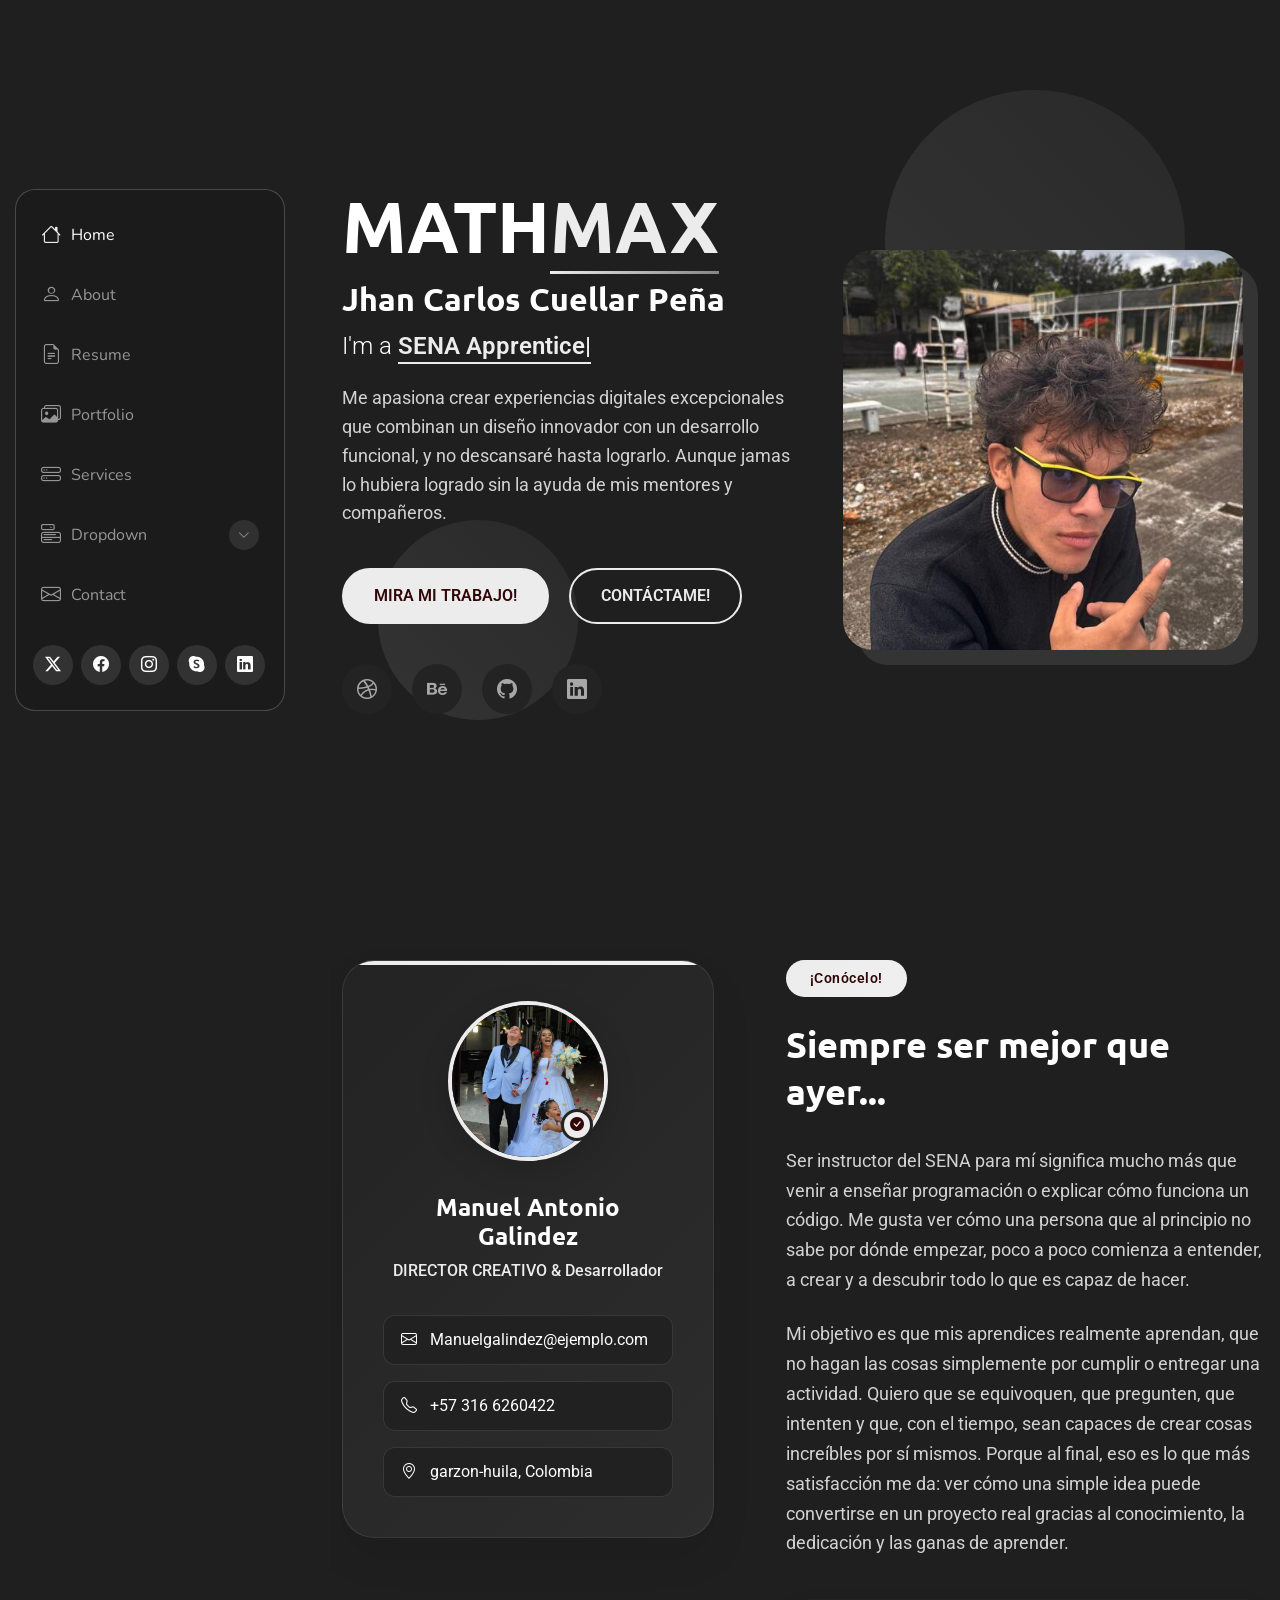
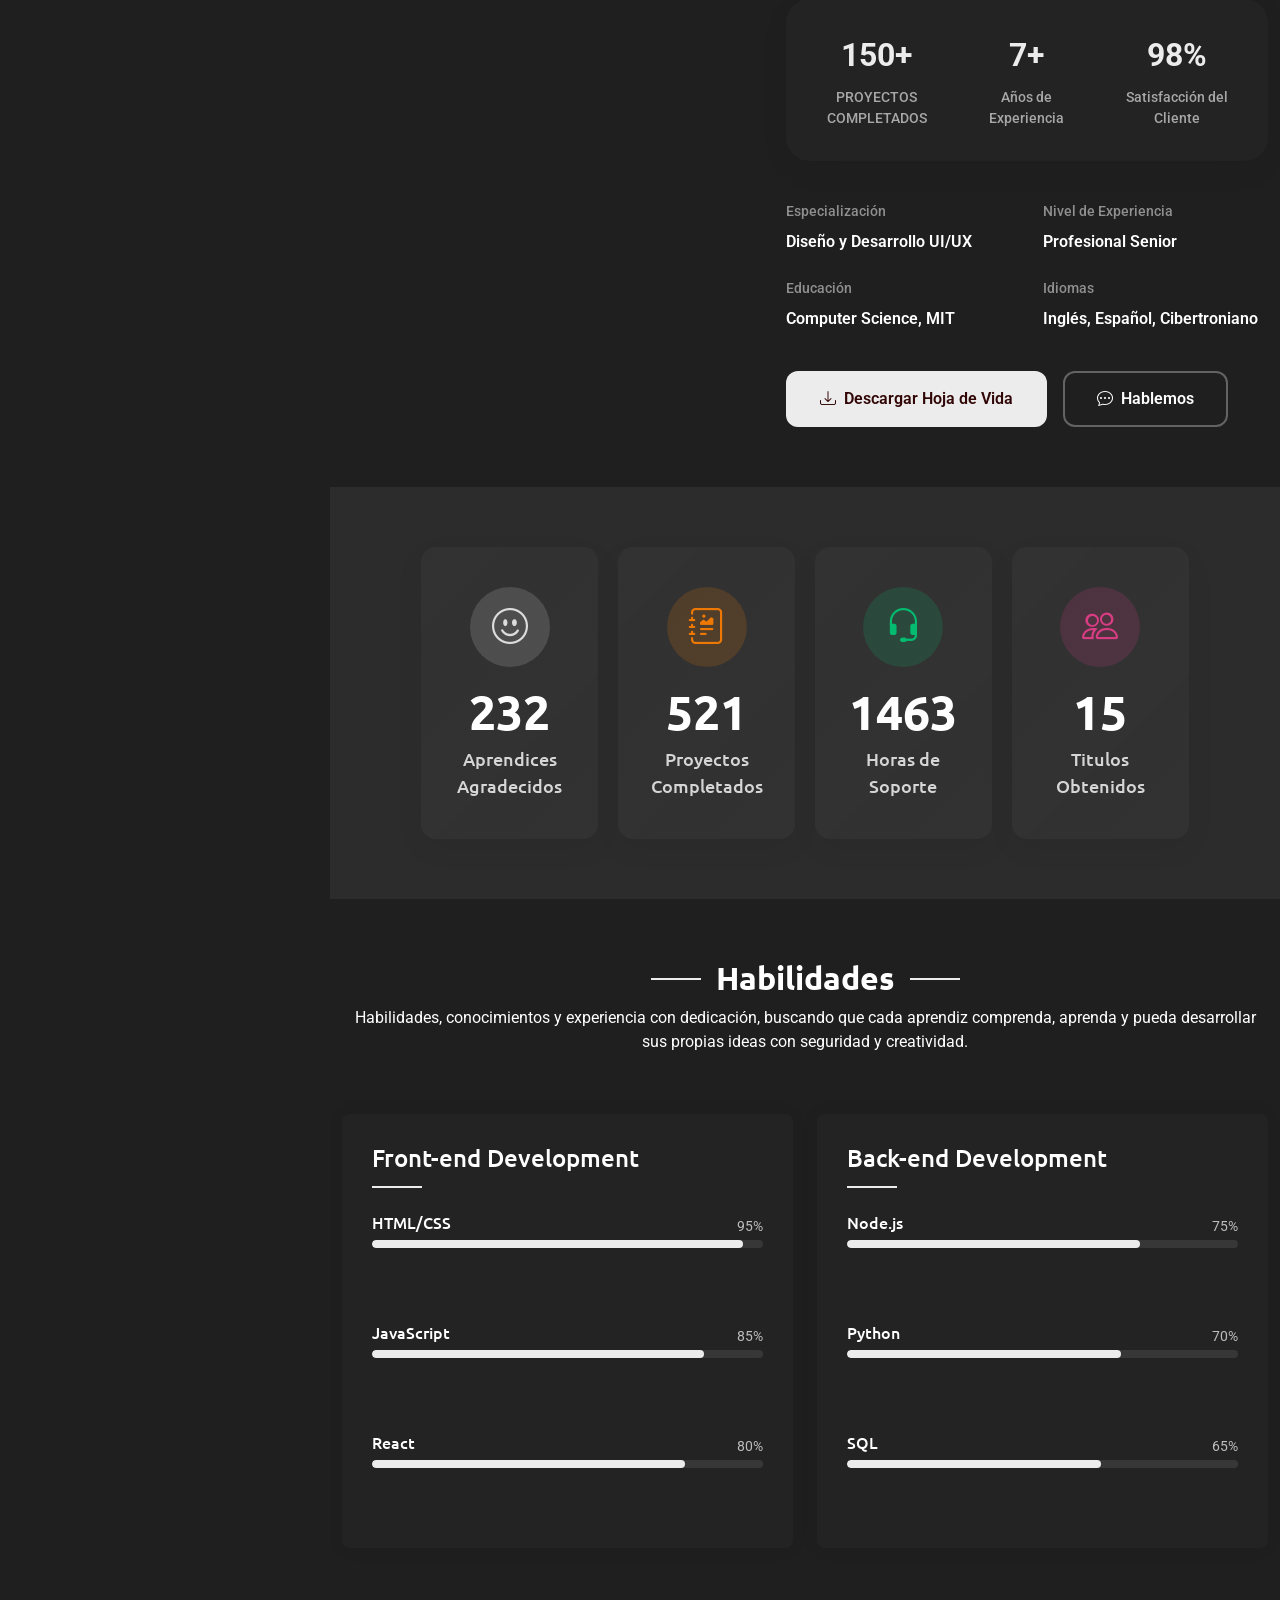
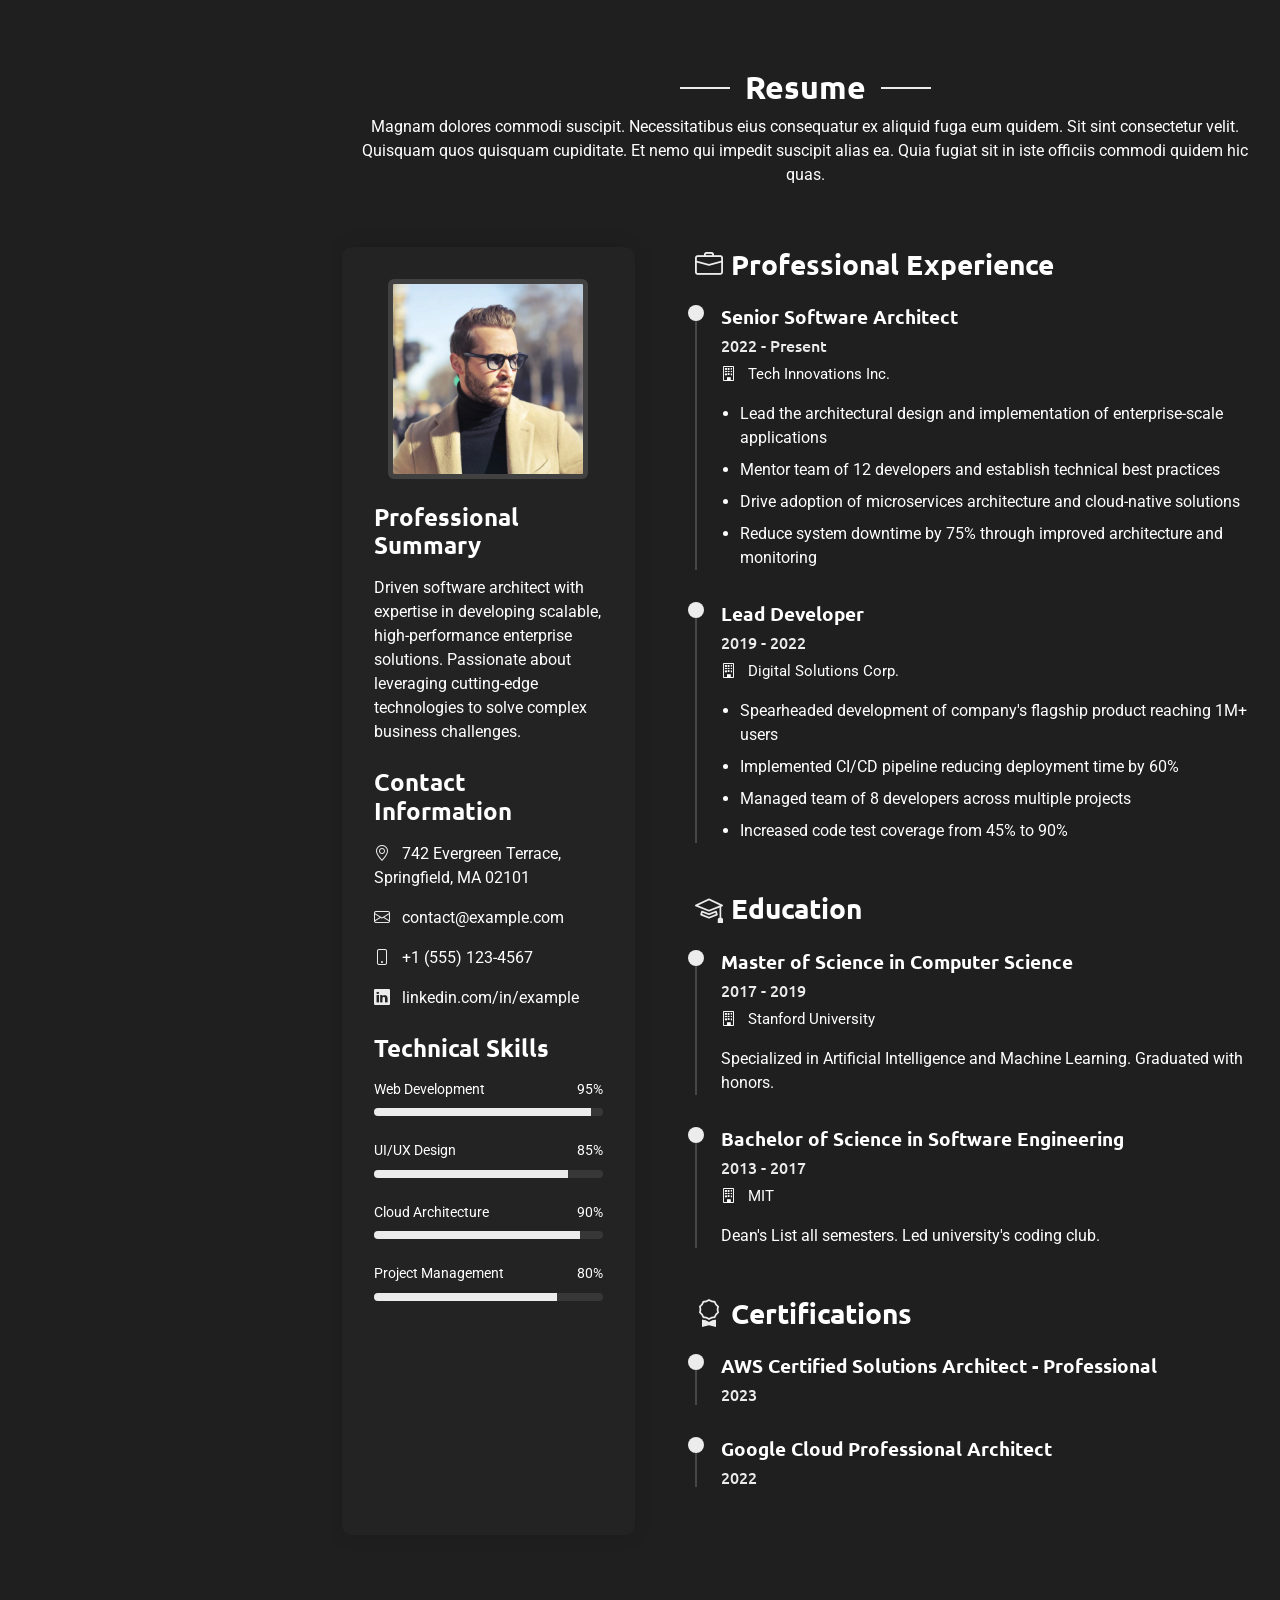
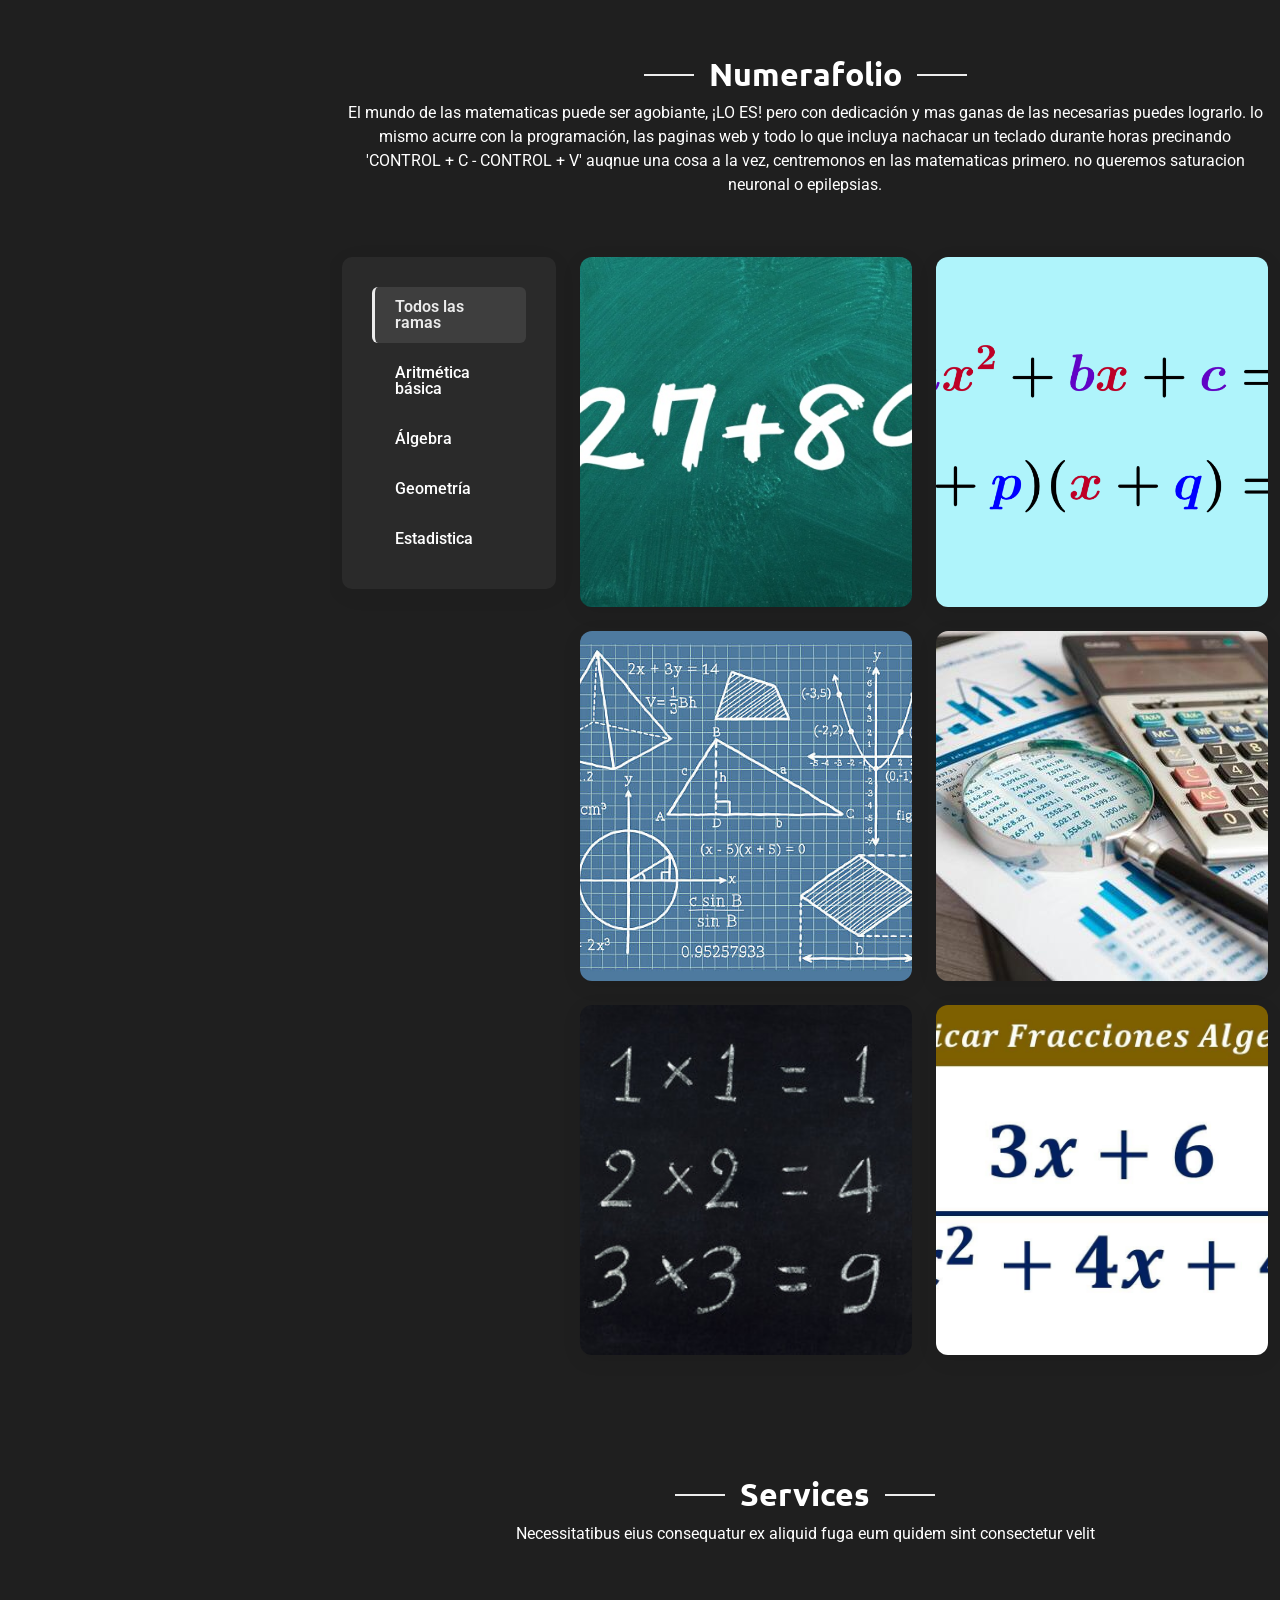
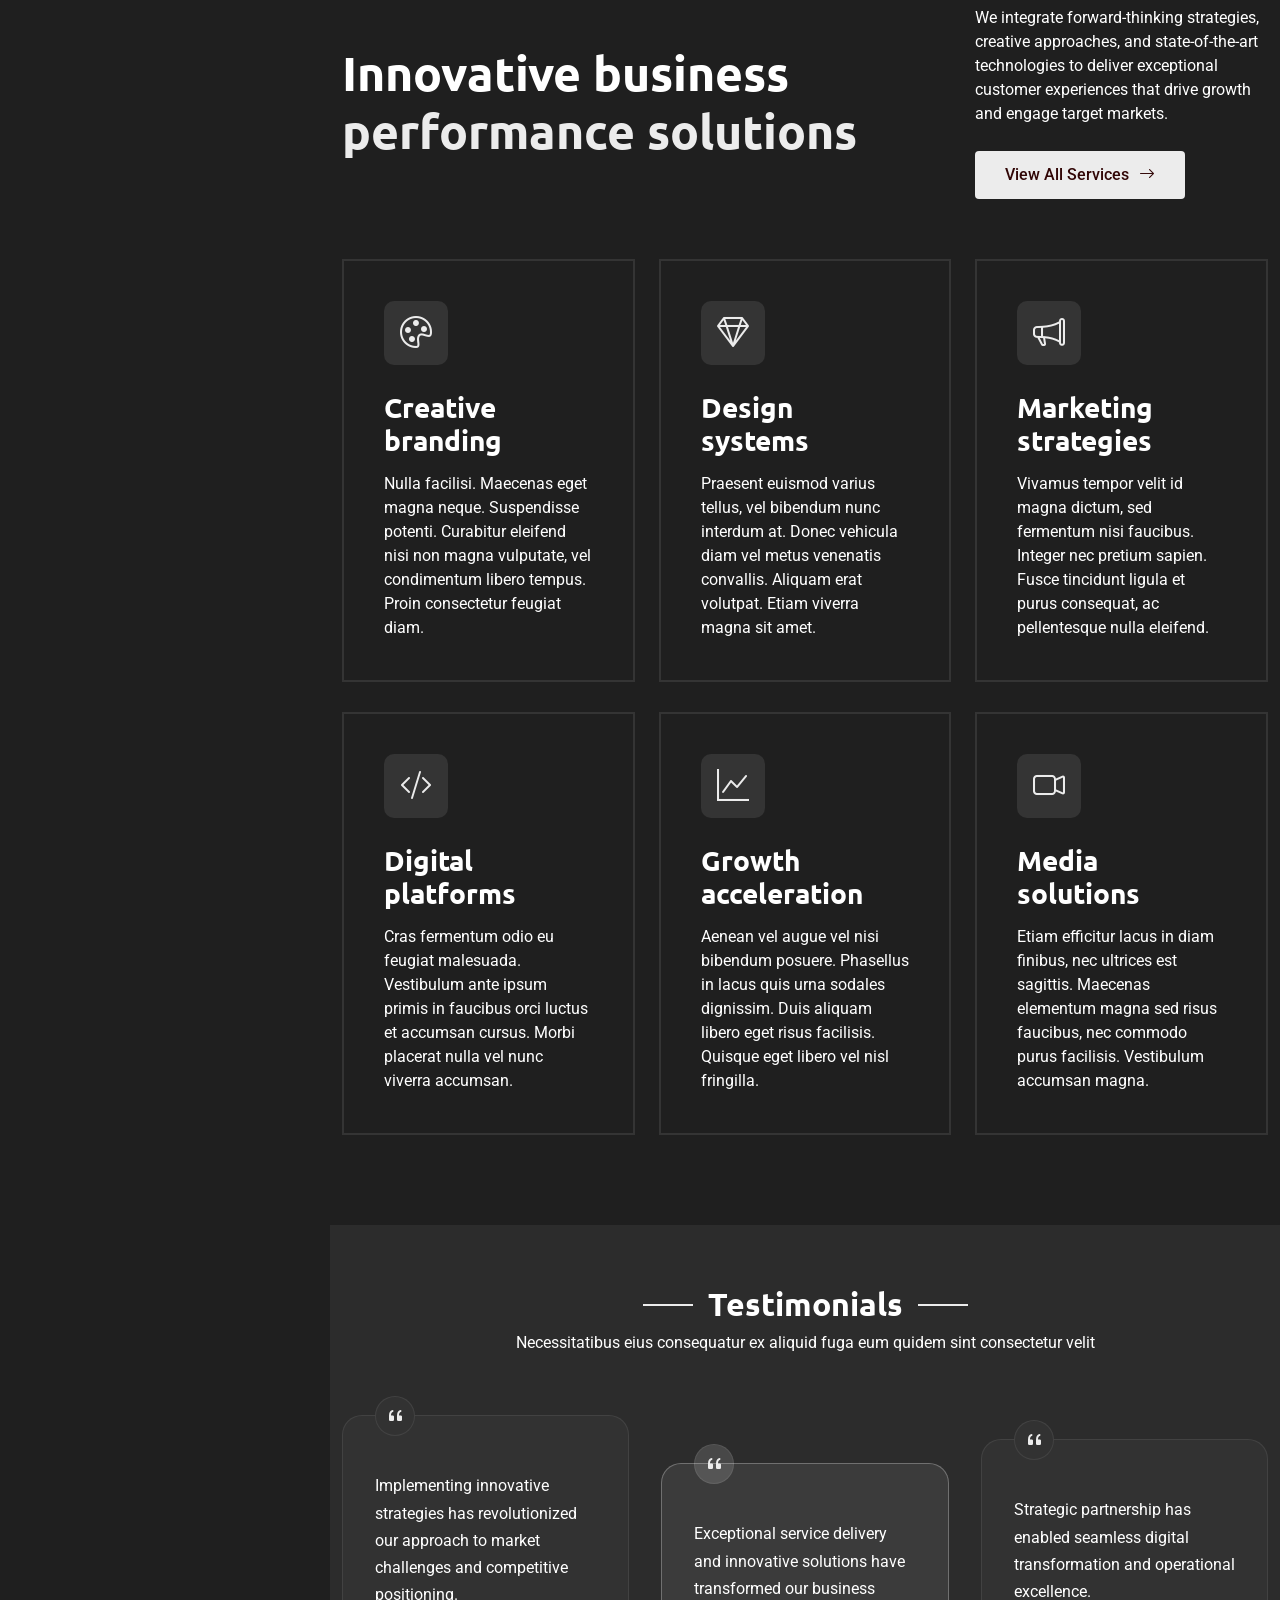
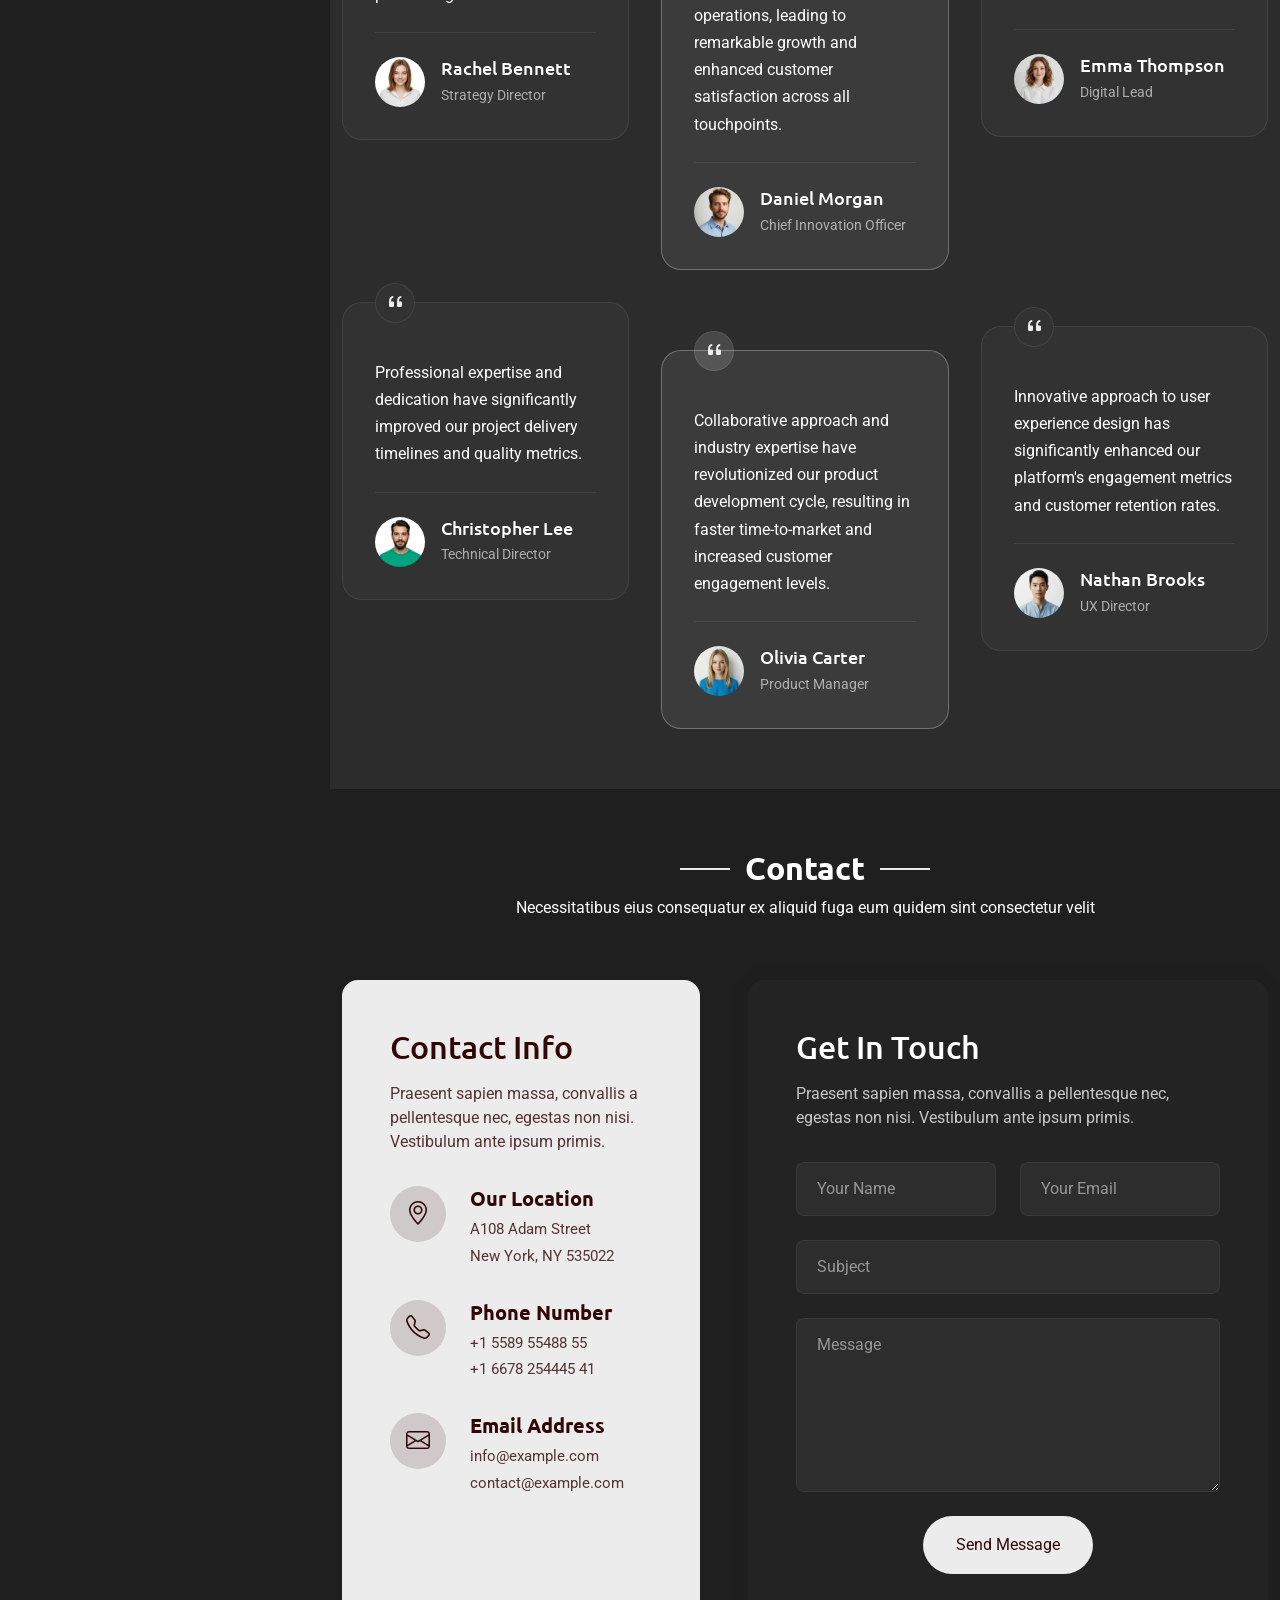
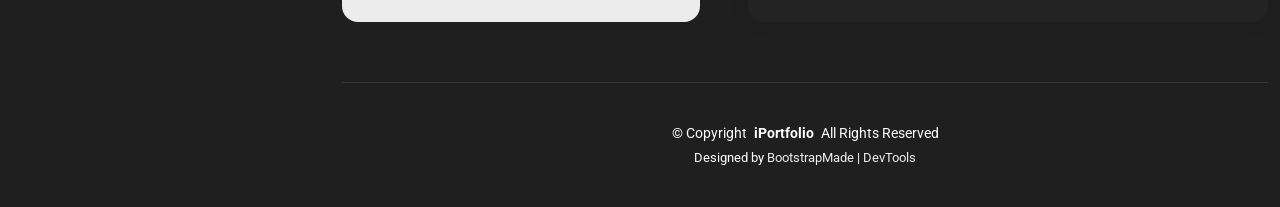
<file: SnapFolio/index.html>
<!DOCTYPE html>
<html lang="en">

<head>
  <meta charset="utf-8">
  <meta content="width=device-width, initial-scale=1.0" name="viewport">
  <title>Index - SnapFolio Bootstrap Template</title>
  <meta name="description" content="">
  <meta name="keywords" content="">

  <!-- Favicons -->
  <link href="assets/img/favicon.png" rel="icon">
  <link href="assets/img/apple-touch-icon.png" rel="apple-touch-icon">

  <!-- Fonts -->
  <link href="https://fonts.googleapis.com" rel="preconnect">
  <link href="https://fonts.gstatic.com" rel="preconnect" crossorigin>
  <link href="https://fonts.googleapis.com/css2?family=Roboto:ital,wght@0,100;0,300;0,400;0,500;0,700;0,900;1,100;1,300;1,400;1,500;1,700;1,900&family=Ubuntu:ital,wght@0,300;0,400;0,500;0,700;1,300;1,400;1,500;1,700&family=Nunito:ital,wght@0,200;0,300;0,400;0,500;0,600;0,700;0,800;0,900;1,200;1,300;1,400;1,500;1,600;1,700;1,800;1,900&display=swap" rel="stylesheet">

  <!-- Vendor CSS Files -->
  <link href="assets/vendor/bootstrap/css/bootstrap.min.css" rel="stylesheet">
  <link href="assets/vendor/bootstrap-icons/bootstrap-icons.css" rel="stylesheet">
  <link href="assets/vendor/aos/aos.css" rel="stylesheet">
  <link href="assets/vendor/glightbox/css/glightbox.min.css" rel="stylesheet">
  <link href="assets/vendor/swiper/swiper-bundle.min.css" rel="stylesheet">

  <!-- Main CSS File -->
  <link href="assets/css/main.css" rel="stylesheet">

  <!-- =======================================================
  * Template Name: SnapFolio
  * Template URL: https://bootstrapmade.com/snapfolio-bootstrap-portfolio-template/
  * Updated: Jul 21 2025 with Bootstrap v5.3.7
  * Author: BootstrapMade.com
  * License: https://bootstrapmade.com/license/
  ======================================================== -->
</head>

<body class="index-page">

  <header id="header" class="header dark-background d-flex flex-column justify-content-center">
    <i class="header-toggle d-xl-none bi bi-list"></i>

    <div class="header-container d-flex flex-column align-items-start">
      <nav id="navmenu" class="navmenu">
        <ul>
          <li><a href="#hero" class="active"><i class="bi bi-house navicon"></i>Home</a></li>
          <li><a href="#about"><i class="bi bi-person navicon"></i> About</a></li>
          <li><a href="#resume"><i class="bi bi-file-earmark-text navicon"></i> Resume</a></li>
          <li><a href="#portfolio"><i class="bi bi-images navicon"></i> Portfolio</a></li>
          <li><a href="#services"><i class="bi bi-hdd-stack navicon"></i> Services</a></li>
          <li class="dropdown"><a href="#"><i class="bi bi-menu-button navicon"></i> <span>Dropdown</span> <i class="bi bi-chevron-down toggle-dropdown"></i></a>
            <ul>
              <li><a href="#">Dropdown 1</a></li>
              <li class="dropdown"><a href="#"><span>Deep Dropdown</span> <i class="bi bi-chevron-down toggle-dropdown"></i></a>
                <ul>
                  <li><a href="#">Deep Dropdown 1</a></li>
                  <li><a href="#">Deep Dropdown 2</a></li>
                  <li><a href="#">Deep Dropdown 3</a></li>
                  <li><a href="#">Deep Dropdown 4</a></li>
                  <li><a href="#">Deep Dropdown 5</a></li>
                </ul>
              </li>
              <li><a href="#">Dropdown 2</a></li>
              <li><a href="#">Dropdown 3</a></li>
              <li><a href="#">Dropdown 4</a></li>
            </ul>
          </li>
          <li><a href="#contact"><i class="bi bi-envelope navicon"></i> Contact</a></li>
        </ul>
      </nav>

      <div class="social-links text-center">
        <a href="#" class="twitter"><i class="bi bi-twitter-x"></i></a>
        <a href="#" class="facebook"><i class="bi bi-facebook"></i></a>
        <a href="#" class="instagram"><i class="bi bi-instagram"></i></a>
        <a href="#" class="google-plus"><i class="bi bi-skype"></i></a>
        <a href="#" class="linkedin"><i class="bi bi-linkedin"></i></a>
      </div>

    </div>

  </header>

  <main class="main">

    <!-- Hero Section -->
    <section id="hero" class="hero section">

      <div class="background-elements">
        <div class="bg-circle circle-1"></div>
        <div class="bg-circle circle-2"></div>
      </div>

      <div class="hero-content">

        <div class="container">
          <div class="row align-items-center">

            <div class="col-lg-6" data-aos="fade-right" data-aos-delay="100">
              <div class="hero-text">
                <h1>MATH<span class="accent-text">MAX</span></h1>
                <h2>Jhan Carlos Cuellar Peña</h2>
                <p class="lead">I'm a <span class="typed" data-typed-items="SENA Apprentice, Junior Developer"></span></p>
                <p class="description">Me apasiona crear experiencias digitales excepcionales que combinan un diseño innovador con un desarrollo funcional, y no descansaré hasta lograrlo. Aunque jamas lo hubiera logrado sin la ayuda de mis mentores y compañeros.</p>

                <div class="hero-actions">
                  <a href="#portfolio" class="btn btn-primary">MIRA MI TRABAJO!</a>
                  <a href="#contact" class="btn btn-outline">CONTÁCTAME!</a>
                </div>

                <div class="social-links">
                  <a href="#"><i class="bi bi-dribbble"></i></a>
                  <a href="#"><i class="bi bi-behance"></i></a>
                  <a href="#"><i class="bi bi-github"></i></a>
                  <a href="#"><i class="bi bi-linkedin"></i></a>
                </div>
              </div>
            </div>

            <div class="col-lg-6" data-aos="fade-left" data-aos-delay="200">
              <div class="hero-visual">
                <div class="profile-container">
                  <div class="profile-background"></div>
                  <img src="assets/img/profile/profile-2.jpeg" alt="Jhan Carlos Cuellar Peña" class="profile-image">
                </div>
              </div>
            </div>

          </div>
        </div>
      </div>

    </section><!-- /Hero Section -->

    <!-- About Section -->
    <section id="about" class="about section">

      <div class="container" data-aos="fade-up" data-aos-delay="100">

        <div class="row">
          <div class="col-lg-5" data-aos="zoom-in" data-aos-delay="200">
            <div class="profile-card">
              <div class="profile-header">
                <div class="profile-image">
                  <img src="assets/img/profile/profile-square-3.png" alt="Profile Image" class="img-fluid">
                </div>
                <div class="profile-badge">
                  <i class="bi bi-check-circle-fill"></i>
                </div>
              </div>

              <div class="profile-content">
                <h3>Manuel Antonio Galindez </h3>
                <p class="profession">DIRECTOR CREATIVO &amp; Desarrollador</p>

                <div class="contact-links">
                  <a href="mailto:marcus@example.com" class="contact-item">
                    <i class="bi bi-envelope"></i>
                    Manuelgalindez@ejemplo.com
                  </a>
                  <a href="tel:+15551234567" class="contact-item">
                    <i class="bi bi-telephone"></i>
                    +57 316 6260422
                  </a>
                  <a href="#" class="contact-item">
                    <i class="bi bi-geo-alt"></i>
                    garzon-huila, Colombia
                  </a>
                </div>
              </div>
            </div>
          </div>

          <div class="col-lg-7" data-aos="fade-left" data-aos-delay="300">
            <div class="about-content">
              <div class="section-header">
                <span class="badge-text">¡Conócelo!</span>
                <h2>Siempre ser mejor que ayer...</h2>
              </div>

              <div class="description">
                <p>Ser instructor del SENA para mí significa mucho más que venir a enseñar programación o explicar cómo funciona un código. Me gusta ver cómo una persona que al principio no sabe por dónde empezar, poco a poco comienza a entender, a crear y a descubrir todo lo que es capaz de hacer.</p>

                <p>Mi objetivo es que mis aprendices realmente aprendan, que no hagan las cosas simplemente por cumplir o entregar una actividad. Quiero que se equivoquen, que pregunten, que intenten y que, con el tiempo, sean capaces de crear cosas increíbles por sí mismos. Porque al final, eso es lo que más satisfacción me da: ver cómo una simple idea puede convertirse en un proyecto real gracias al conocimiento, la dedicación y las ganas de aprender.</p>
              </div>

              <div class="stats-grid">
                <div class="stat-item">
                  <div class="stat-number">150+</div>
                  <div class="stat-label">PROYECTOS COMPLETADOS</div>
                </div>
                <div class="stat-item">
                  <div class="stat-number">7+</div>
                  <div class="stat-label">Años de Experiencia</div>
                </div>
                <div class="stat-item">
                  <div class="stat-number">98%</div>
                  <div class="stat-label">Satisfacción del Cliente</div>
                </div>
              </div>

              <div class="details-grid">
                <div class="detail-row">
                  <div class="detail-item">
                    <span class="detail-label">Especialización</span>
                    <span class="detail-value">Diseño y Desarrollo UI/UX</span>
                  </div>
                  <div class="detail-item">
                    <span class="detail-label">Nivel de Experiencia</span>
                    <span class="detail-value">Profesional Senior</span>
                  </div>
                </div>
                <div class="detail-row">
                  <div class="detail-item">
                    <span class="detail-label">Educación</span>
                    <span class="detail-value">Computer Science, MIT</span>
                  </div>
                  <div class="detail-item">
                    <span class="detail-label">Idiomas</span>
                    <span class="detail-value">Inglés, Español, Cibertroniano</span>
                  </div>
                </div>
              </div>

              <div class="cta-section">
                <a href="#" class="btn btn-primary">
                  <i class="bi bi-download"></i>
                  Descargar Hoja de Vida
                </a>
                <a href="#" class="btn btn-outline">
                  <i class="bi bi-chat-dots"></i>
                  Hablemos
                </a>
              </div>
            </div>
          </div>
        </div>

      </div>

    </section><!-- /About Section -->

    <!-- Stats Section -->
    <section id="stats" class="stats section light-background">

      <div class="container" data-aos="fade-up" data-aos-delay="100">

        <div class="row justify-content-center">
          <div class="col-lg-10">
            <div class="stats-wrapper">
              <div class="stats-item" data-aos="zoom-in" data-aos-delay="150">
                <div class="icon-wrapper">
                  <i class="bi bi-emoji-smile"></i>
                </div>
                <span data-purecounter-start="0" data-purecounter-end="232" data-purecounter-duration="1" class="purecounter"></span>
                <p>Aprendices Agradecidos</p>
              </div><!-- End Stats Item -->

              <div class="stats-item" data-aos="zoom-in" data-aos-delay="200">
                <div class="icon-wrapper">
                  <i class="bi bi-journal-richtext"></i>
                </div>
                <span data-purecounter-start="0" data-purecounter-end="521" data-purecounter-duration="1" class="purecounter"></span>
                <p>Proyectos Completados</p>
              </div><!-- End Stats Item -->

              <div class="stats-item" data-aos="zoom-in" data-aos-delay="250">
                <div class="icon-wrapper">
                  <i class="bi bi-headset"></i>
                </div>
                <span data-purecounter-start="0" data-purecounter-end="1463" data-purecounter-duration="1" class="purecounter"></span>
                <p>Horas de Soporte</p>
              </div><!-- End Stats Item -->

              <div class="stats-item" data-aos="zoom-in" data-aos-delay="300">
                <div class="icon-wrapper">
                  <i class="bi bi-people"></i>
                </div>
                <span data-purecounter-start="0" data-purecounter-end="15" data-purecounter-duration="1" class="purecounter"></span>
                <p>Titulos Obtenidos</p>
              </div><!-- End Stats Item -->
            </div>
          </div>
        </div>

      </div>

    </section><!-- /Stats Section -->

    <!-- Skills Section -->
    <section id="skills" class="skills section">

      <!-- Section Title -->
      <div class="container section-title" data-aos="fade-up">
        <h2>Habilidades</h2>
        <p>Habilidades, conocimientos y experiencia con dedicación, buscando que cada aprendiz comprenda, aprenda y pueda desarrollar sus propias ideas con seguridad y creatividad.
</p>
      </div><!-- End Section Title -->

      <div class="container" data-aos="fade-up" data-aos-delay="100">

        <div class="row">
          <div class="col-lg-6">
            <div class="skills-category" data-aos="fade-up" data-aos-delay="200">
              <h3>Front-end Development</h3>
              <div class="skills-animation">
                <div class="skill-item">
                  <div class="d-flex justify-content-between align-items-center">
                    <h4>HTML/CSS</h4>
                    <span class="skill-percentage">95%</span>
                  </div>
                  <div class="progress">
                    <div class="progress-bar" role="progressbar" aria-valuenow="95" aria-valuemin="0" aria-valuemax="100"></div>
                  </div>
                  <div class="skill-tooltip">Conocimiento experto en HTML5 semántico y técnicas modernas de CSS3.</div>
                </div>

                <div class="skill-item">
                  <div class="d-flex justify-content-between align-items-center">
                    <h4>JavaScript</h4>
                    <span class="skill-percentage">85%</span>
                  </div>
                  <div class="progress">
                    <div class="progress-bar" role="progressbar" aria-valuenow="85" aria-valuemin="0" aria-valuemax="100"></div>
                  </div>
                  <div class="skill-tooltip">Fuerte dominio en ES6+, manipulación del DOM y marcos de trabajo modernos</div>
                </div>

                <div class="skill-item">
                  <div class="d-flex justify-content-between align-items-center">
                    <h4>React</h4>
                    <span class="skill-percentage">80%</span>
                  </div>
                  <div class="progress">
                    <div class="progress-bar" role="progressbar" aria-valuenow="80" aria-valuemin="0" aria-valuemax="100"></div>
                  </div>
                  <div class="skill-tooltip">Experiencia con React hooks, gestión de estado y arquitectura de componentes</div>
                </div>
              </div>
            </div><!-- End Frontend Skills -->
          </div>

          <div class="col-lg-6">
            <div class="skills-category" data-aos="fade-up" data-aos-delay="300">
              <h3>Back-end Development</h3>
              <div class="skills-animation">
                <div class="skill-item">
                  <div class="d-flex justify-content-between align-items-center">
                    <h4>Node.js</h4>
                    <span class="skill-percentage">75%</span>
                  </div>
                  <div class="progress">
                    <div class="progress-bar" role="progressbar" aria-valuenow="75" aria-valuemin="0" aria-valuemax="100"></div>
                  </div>
                  <div class="skill-tooltip">Desarrollo de lado del servidor en JavaScript con Express y REST APIs</div>
                </div>

                <div class="skill-item">
                  <div class="d-flex justify-content-between align-items-center">
                    <h4>Python</h4>
                    <span class="skill-percentage">70%</span>
                  </div>
                  <div class="progress">
                    <div class="progress-bar" role="progressbar" aria-valuenow="70" aria-valuemin="0" aria-valuemax="100"></div>
                  </div>
                  <div class="skill-tooltip">Desarrollo en Python con Django y herramientas de análisis de datos</div>
                </div>

                <div class="skill-item">
                  <div class="d-flex justify-content-between align-items-center">
                    <h4>SQL</h4>
                    <span class="skill-percentage">65%</span>
                  </div>
                  <div class="progress">
                    <div class="progress-bar" role="progressbar" aria-valuenow="65" aria-valuemin="0" aria-valuemax="100"></div>
                  </div>
                  <div class="skill-tooltip">Diseño de bases de datos, optimización y consultas complejas</div>
                </div>
              </div>
            </div><!-- End Backend Skills -->
          </div>
        </div>

      </div>

    </section><!-- /Skills Section -->

    <!-- Resume Section -->
    <section id="resume" class="resume section">

      <!-- Section Title -->
      <div class="container section-title" data-aos="fade-up">
        <h2>Resume</h2>
        <p>Magnam dolores commodi suscipit. Necessitatibus eius consequatur ex aliquid fuga eum quidem. Sit sint consectetur velit. Quisquam quos quisquam cupiditate. Et nemo qui impedit suscipit alias ea. Quia fugiat sit in iste officiis commodi quidem hic quas.</p>
      </div><!-- End Section Title -->

      <div class="container" data-aos="fade-up" data-aos-delay="100">

        <div class="row gy-4">
          <!-- Left column with summary and contact -->
          <div class="col-lg-4">
            <div class="resume-side" data-aos="fade-right" data-aos-delay="100">
              <div class="profile-img mb-4">
                <img src="assets/img/profile/profile-square-2.webp" alt="Profile" class="img-fluid rounded">
              </div>

              <h3>Professional Summary</h3>
              <p>Driven software architect with expertise in developing scalable, high-performance enterprise solutions. Passionate about leveraging cutting-edge technologies to solve complex business challenges.</p>

              <h3 class="mt-4">Contact Information</h3>
              <ul class="contact-info list-unstyled">
                <li><i class="bi bi-geo-alt"></i> 742 Evergreen Terrace, Springfield, MA 02101</li>
                <li><i class="bi bi-envelope"></i> contact@example.com</li>
                <li><i class="bi bi-phone"></i> +1 (555) 123-4567</li>
                <li><i class="bi bi-linkedin"></i> linkedin.com/in/example</li>
              </ul>

              <div class="skills-animation mt-4">
                <h3>Technical Skills</h3>
                <div class="skill-item">
                  <div class="d-flex justify-content-between">
                    <span>Web Development</span>
                    <span>95%</span>
                  </div>
                  <div class="progress">
                    <div class="progress-bar" role="progressbar" aria-valuenow="95" aria-valuemin="0" aria-valuemax="100"></div>
                  </div>
                </div>

                <div class="skill-item">
                  <div class="d-flex justify-content-between">
                    <span>UI/UX Design</span>
                    <span>85%</span>
                  </div>
                  <div class="progress">
                    <div class="progress-bar" role="progressbar" aria-valuenow="85" aria-valuemin="0" aria-valuemax="100"></div>
                  </div>
                </div>

                <div class="skill-item">
                  <div class="d-flex justify-content-between">
                    <span>Cloud Architecture</span>
                    <span>90%</span>
                  </div>
                  <div class="progress">
                    <div class="progress-bar" role="progressbar" aria-valuenow="90" aria-valuemin="0" aria-valuemax="100"></div>
                  </div>
                </div>

                <div class="skill-item">
                  <div class="d-flex justify-content-between">
                    <span>Project Management</span>
                    <span>80%</span>
                  </div>
                  <div class="progress">
                    <div class="progress-bar" role="progressbar" aria-valuenow="80" aria-valuemin="0" aria-valuemax="100"></div>
                  </div>
                </div>
              </div>
            </div>
          </div>

          <!-- Right column with experience and education -->
          <div class="col-lg-8 ps-4 ps-lg-5">
            <!-- Experience Section -->
            <div class="resume-section" data-aos="fade-up">
              <h3><i class="bi bi-briefcase me-2"></i>Professional Experience</h3>

              <div class="resume-item">
                <h4>Senior Software Architect</h4>
                <h5>2022 - Present</h5>
                <p class="company"><i class="bi bi-building"></i> Tech Innovations Inc.</p>
                <ul>
                  <li>Lead the architectural design and implementation of enterprise-scale applications</li>
                  <li>Mentor team of 12 developers and establish technical best practices</li>
                  <li>Drive adoption of microservices architecture and cloud-native solutions</li>
                  <li>Reduce system downtime by 75% through improved architecture and monitoring</li>
                </ul>
              </div>

              <div class="resume-item">
                <h4>Lead Developer</h4>
                <h5>2019 - 2022</h5>
                <p class="company"><i class="bi bi-building"></i> Digital Solutions Corp.</p>
                <ul>
                  <li>Spearheaded development of company's flagship product reaching 1M+ users</li>
                  <li>Implemented CI/CD pipeline reducing deployment time by 60%</li>
                  <li>Managed team of 8 developers across multiple projects</li>
                  <li>Increased code test coverage from 45% to 90%</li>
                </ul>
              </div>
            </div>

            <!-- Education Section -->
            <div class="resume-section" data-aos="fade-up" data-aos-delay="100">
              <h3><i class="bi bi-mortarboard me-2"></i>Education</h3>

              <div class="resume-item">
                <h4>Master of Science in Computer Science</h4>
                <h5>2017 - 2019</h5>
                <p class="company"><i class="bi bi-building"></i> Stanford University</p>
                <p>Specialized in Artificial Intelligence and Machine Learning. Graduated with honors.</p>
              </div>

              <div class="resume-item">
                <h4>Bachelor of Science in Software Engineering</h4>
                <h5>2013 - 2017</h5>
                <p class="company"><i class="bi bi-building"></i> MIT</p>
                <p>Dean's List all semesters. Led university's coding club.</p>
              </div>
            </div>

            <!-- Certifications Section -->
            <div class="resume-section" data-aos="fade-up" data-aos-delay="200">
              <h3><i class="bi bi-award me-2"></i>Certifications</h3>

              <div class="resume-item">
                <h4>AWS Certified Solutions Architect - Professional</h4>
                <h5>2023</h5>
              </div>

              <div class="resume-item">
                <h4>Google Cloud Professional Architect</h4>
                <h5>2022</h5>
              </div>
            </div>
          </div>
        </div>

      </div>

    </section><!-- /Resume Section -->

    <!-- Portfolio Section -->
    <section id="portfolio" class="portfolio section">

      <!-- Section Title -->
      <div class="container section-title" data-aos="fade-up">
        <h2>Numerafolio</h2>
        <p>El mundo de las matematicas puede ser agobiante, ¡LO ES! pero con dedicación y mas ganas de las necesarias puedes lograrlo. lo mismo acurre con la programación, las paginas web y todo lo que incluya nachacar un teclado durante horas precinando 'CONTROL + C - CONTROL + V' auqnue una cosa a la vez, centremonos en las matematicas primero. no queremos saturacion neuronal o epilepsias.</p>
      </div><!-- End Section Title -->

      <div class="container" data-aos="fade-up" data-aos-delay="100">

        <div class="isotope-layout" data-default-filter="*" data-layout="masonry" data-sort="original-order">

          <div class="row">
            <div class="col-lg-3 filter-sidebar">
              <div class="filters-wrapper" data-aos="fade-right" data-aos-delay="150">
                <ul class="portfolio-filters isotope-filters">
                  <li data-filter="*" class="filter-active">Todos las ramas</li>
                  <li data-filter=".filter-photography">Aritmética básica</li>
                  <li data-filter=".filter-design">Álgebra</li>
                  <li data-filter=".filter-automotive">Geometría</li>
                  <li data-filter=".filter-nature">Estadistica</li>
                </ul>
              </div>
            </div>

            <div class="col-lg-9">
              <div class="row gy-4 portfolio-container isotope-container" data-aos="fade-up" data-aos-delay="200">

                <div class="col-lg-6 col-md-6 portfolio-item isotope-item filter-photography">
                  <div class="portfolio-wrap">
                    <img src="assets/img/portfolio/portfolio-portrait-1.jpg" class="img-fluid" alt="Portfolio Image" loading="lazy">
                    <div class="portfolio-info">
                      <div class="content">
                        <span class="category">Suma o adicion</span>
                        <h4>sumala a tu vida</h4>
                        <div class="portfolio-links">
                          <a href="assets/img/portfolio/portfolio-portrait-1.jpg" class="glightbox" title="Capturing Moments"><i class="bi bi-plus-lg"></i></a>
                          <a href="portfolio-details.html" title="More Details"><i class="bi bi-arrow-right"></i></a>
                        </div>
                      </div>
                    </div>
                  </div>
                </div><!-- End Portfolio Item -->

                <div class="col-lg-6 col-md-6 portfolio-item isotope-item filter-design">
                  <div class="portfolio-wrap">
                    <img src="assets/img/portfolio/portfolio-2.png" class="img-fluid" alt="Portfolio Image" loading="lazy">
                    <div class="portfolio-info">
                      <div class="content">
                        <span class="category">Álgebra</span>
                        <h4>quien no tiene o tubo su libro?</h4>
                        <div class="portfolio-links">
                          <a href="assets/img/portfolio/portfolio-2.png" class="glightbox" title="Woodcraft Design"><i class="bi bi-plus-lg"></i></a>
                          <a href="portfolio-details.html" title="More Details"><i class="bi bi-arrow-right"></i></a>
                        </div>
                      </div>
                    </div>
                  </div>
                </div><!-- End Portfolio Item -->

                <div class="col-lg-6 col-md-6 portfolio-item isotope-item filter-automotive">
                  <div class="portfolio-wrap">
                    <img src="assets/img/portfolio/portfolio-portrait-2.jpg" class="img-fluid" alt="Portfolio Image" loading="lazy">
                    <div class="portfolio-info">
                      <div class="content">
                        <span class="category">Geometría</span>
                        <h4>como en el minecraft</h4>
                        <div class="portfolio-links">
                          <a href="assets/img/portfolio/portfolio-portrait-2.jpg" class="glightbox" title="Classic Beauty"><i class="bi bi-plus-lg"></i></a>
                          <a href="portfolio-details.html" title="More Details"><i class="bi bi-arrow-right"></i></a>
                        </div>
                      </div>
                    </div>
                  </div>
                </div><!-- End Portfolio Item -->

                <div class="col-lg-6 col-md-6 portfolio-item isotope-item filter-nature">
                  <div class="portfolio-wrap">
                    <img src="assets/img/portfolio/portfolio-portrait-4.jpg" class="img-fluid" alt="Portfolio Image" loading="lazy">
                    <div class="portfolio-info">
                      <div class="content">
                        <span class="category">Estadistica</span>
                        <h4>Es probable que te guste</h4>
                        <div class="portfolio-links">
                          <a href="assets/img/portfolio/portfolio-portrait-4.jpg" class="glightbox" title="Natural Growth"><i class="bi bi-plus-lg"></i></a>
                          <a href="portfolio-details.html" title="More Details"><i class="bi bi-arrow-right"></i></a>
                        </div>
                      </div>
                    </div>
                  </div>
                </div><!-- End Portfolio Item -->

                <div class="col-lg-6 col-md-6 portfolio-item isotope-item filter-photography">
                  <div class="portfolio-wrap">
                    <img src="assets/img/portfolio/portfolio-5.jpg" class="img-fluid" alt="Portfolio Image" loading="lazy">
                    <div class="portfolio-info">
                      <div class="content">
                        <span class="category">Multiplicacion</span>
                        <h4>tu memoria tan firme como una tabla</h4>
                        <div class="portfolio-links">
                          <a href="assets/img/portfolio/portfolio-5.jpg" class="glightbox" title="Urban Stories"><i class="bi bi-plus-lg"></i></a>
                          <a href="portfolio-details.html" title="More Details"><i class="bi bi-arrow-right"></i></a>
                        </div>
                      </div>
                    </div>
                  </div>
                </div><!-- End Portfolio Item -->

                <div class="col-lg-6 col-md-6 portfolio-item isotope-item filter-design">
                  <div class="portfolio-wrap">
                    <img src="assets/img/portfolio/portfolio-6.jpg" class="img-fluid" alt="Portfolio Image" loading="lazy">
                    <div class="portfolio-info">
                      <div class="content">
                        <span class="category">Factorización</span>
                        <h4>Menos numeros, menos problemas</h4>
                        <div class="portfolio-links">
                          <a href="assets/img/portfolio/portfolio-6.jpg" class="glightbox" title="Digital Experience"><i class="bi bi-plus-lg"></i></a>
                          <a href="portfolio-details.html" title="More Details"><i class="bi bi-arrow-right"></i></a>
                        </div>
                      </div>
                    </div>
                  </div>
                </div><!-- End Portfolio Item -->

              </div><!-- End Portfolio Container -->
            </div>
          </div>

        </div>

      </div>

    </section><!-- /Portfolio Section -->

    <!-- Services Section -->
    <section id="services" class="services section">

      <!-- Section Title -->
      <div class="container section-title" data-aos="fade-up">
        <h2>Services</h2>
        <p>Necessitatibus eius consequatur ex aliquid fuga eum quidem sint consectetur velit</p>
      </div><!-- End Section Title -->

      <div class="container" data-aos="fade-up" data-aos-delay="100">

        <div class="service-header">
          <div class="row align-items-center">
            <div class="col-lg-8 col-md-12">
              <div class="service-intro">
                <h2 class="service-heading">
                  <div>Innovative business</div>
                  <div><span>performance solutions</span></div>
                </h2>
              </div>
            </div>
            <div class="col-lg-4 col-md-12">
              <div class="service-summary">
                <p>
                  We integrate forward-thinking strategies, creative approaches, and state-of-the-art technologies to deliver exceptional customer experiences that drive growth and engage target markets.
                </p>
                <a href="services.html" class="service-btn">
                  View All Services
                  <i class="bi bi-arrow-right"></i>
                </a>
              </div>
            </div>
          </div>
        </div>

        <div class="row justify-content-center">
          <div class="col-lg-4 col-md-6" data-aos="fade-up" data-aos-delay="100">
            <div class="service-card position-relative z-1">
              <div class="service-icon">
                <i class="bi bi-palette"></i>
              </div>
              <a href="service-details.html" class="card-action d-flex align-items-center justify-content-center rounded-circle">
                <i class="bi bi-arrow-up-right"></i>
              </a>
              <h3>
                <a href="service-details.html">
                  Creative <span>branding</span>
                </a>
              </h3>
              <p>
                Nulla facilisi. Maecenas eget magna neque. Suspendisse potenti. Curabitur eleifend nisi non magna vulputate, vel condimentum libero tempus. Proin consectetur feugiat diam.
              </p>
            </div>
          </div>
          <div class="col-lg-4 col-md-6" data-aos="fade-up" data-aos-delay="200">
            <div class="service-card position-relative z-1">
              <div class="service-icon">
                <i class="bi bi-gem"></i>
              </div>
              <a href="service-details.html" class="card-action d-flex align-items-center justify-content-center rounded-circle">
                <i class="bi bi-arrow-up-right"></i>
              </a>
              <h3>
                <a href="service-details.html">
                  Design <span>systems</span>
                </a>
              </h3>
              <p>
                Praesent euismod varius tellus, vel bibendum nunc interdum at. Donec vehicula diam vel metus venenatis convallis. Aliquam erat volutpat. Etiam viverra magna sit amet.
              </p>
            </div>
          </div>
          <div class="col-lg-4 col-md-6" data-aos="fade-up" data-aos-delay="300">
            <div class="service-card position-relative z-1">
              <div class="service-icon">
                <i class="bi bi-megaphone"></i>
              </div>
              <a href="service-details.html" class="card-action d-flex align-items-center justify-content-center rounded-circle">
                <i class="bi bi-arrow-up-right"></i>
              </a>
              <h3>
                <a href="service-details.html">
                  Marketing <span>strategies</span>
                </a>
              </h3>
              <p>
                Vivamus tempor velit id magna dictum, sed fermentum nisi faucibus. Integer nec pretium sapien. Fusce tincidunt ligula et purus consequat, ac pellentesque nulla eleifend.
              </p>
            </div>
          </div>
          <div class="col-lg-4 col-md-6" data-aos="fade-up" data-aos-delay="100">
            <div class="service-card position-relative z-1">
              <div class="service-icon">
                <i class="bi bi-code-slash"></i>
              </div>
              <a href="service-details.html" class="card-action d-flex align-items-center justify-content-center rounded-circle">
                <i class="bi bi-arrow-up-right"></i>
              </a>
              <h3>
                <a href="service-details.html">
                  Digital <span>platforms</span>
                </a>
              </h3>
              <p>
                Cras fermentum odio eu feugiat malesuada. Vestibulum ante ipsum primis in faucibus orci luctus et accumsan cursus. Morbi placerat nulla vel nunc viverra accumsan.
              </p>
            </div>
          </div>
          <div class="col-lg-4 col-md-6" data-aos="fade-up" data-aos-delay="200">
            <div class="service-card position-relative z-1">
              <div class="service-icon">
                <i class="bi bi-graph-up"></i>
              </div>
              <a href="service-details.html" class="card-action d-flex align-items-center justify-content-center rounded-circle">
                <i class="bi bi-arrow-up-right"></i>
              </a>
              <h3>
                <a href="service-details.html">
                  Growth <span>acceleration</span>
                </a>
              </h3>
              <p>
                Aenean vel augue vel nisi bibendum posuere. Phasellus in lacus quis urna sodales dignissim. Duis aliquam libero eget risus facilisis. Quisque eget libero vel nisl fringilla.
              </p>
            </div>
          </div>
          <div class="col-lg-4 col-md-6" data-aos="fade-up" data-aos-delay="300">
            <div class="service-card position-relative z-1">
              <div class="service-icon">
                <i class="bi bi-camera-video"></i>
              </div>
              <a href="service-details.html" class="card-action d-flex align-items-center justify-content-center rounded-circle">
                <i class="bi bi-arrow-up-right"></i>
              </a>
              <h3>
                <a href="service-details.html">
                  Media <span>solutions</span>
                </a>
              </h3>
              <p>
                Etiam efficitur lacus in diam finibus, nec ultrices est sagittis. Maecenas elementum magna sed risus faucibus, nec commodo purus facilisis. Vestibulum accumsan magna.
              </p>
            </div>
          </div>
        </div>

      </div>

    </section><!-- /Services Section -->

    <!-- Testimonials Section -->
    <section id="testimonials" class="testimonials section light-background">

      <!-- Section Title -->
      <div class="container section-title" data-aos="fade-up">
        <h2>Testimonials</h2>
        <p>Necessitatibus eius consequatur ex aliquid fuga eum quidem sint consectetur velit</p>
      </div><!-- End Section Title -->

      <div class="container">

        <div class="testimonial-masonry">

          <div class="testimonial-item" data-aos="fade-up">
            <div class="testimonial-content">
              <div class="quote-pattern">
                <i class="bi bi-quote"></i>
              </div>
              <p>Implementing innovative strategies has revolutionized our approach to market challenges and competitive positioning.</p>
              <div class="client-info">
                <div class="client-image">
                  <img src="assets/img/person/person-f-7.webp" alt="Client">
                </div>
                <div class="client-details">
                  <h3>Rachel Bennett</h3>
                  <span class="position">Strategy Director</span>
                </div>
              </div>
            </div>
          </div>

          <div class="testimonial-item highlight" data-aos="fade-up" data-aos-delay="100">
            <div class="testimonial-content">
              <div class="quote-pattern">
                <i class="bi bi-quote"></i>
              </div>
              <p>Exceptional service delivery and innovative solutions have transformed our business operations, leading to remarkable growth and enhanced customer satisfaction across all touchpoints.</p>
              <div class="client-info">
                <div class="client-image">
                  <img src="assets/img/person/person-m-7.webp" alt="Client">
                </div>
                <div class="client-details">
                  <h3>Daniel Morgan</h3>
                  <span class="position">Chief Innovation Officer</span>
                </div>
              </div>
            </div>
          </div>

          <div class="testimonial-item" data-aos="fade-up" data-aos-delay="200">
            <div class="testimonial-content">
              <div class="quote-pattern">
                <i class="bi bi-quote"></i>
              </div>
              <p>Strategic partnership has enabled seamless digital transformation and operational excellence.</p>
              <div class="client-info">
                <div class="client-image">
                  <img src="assets/img/person/person-f-8.webp" alt="Client">
                </div>
                <div class="client-details">
                  <h3>Emma Thompson</h3>
                  <span class="position">Digital Lead</span>
                </div>
              </div>
            </div>
          </div>

          <div class="testimonial-item" data-aos="fade-up" data-aos-delay="300">
            <div class="testimonial-content">
              <div class="quote-pattern">
                <i class="bi bi-quote"></i>
              </div>
              <p>Professional expertise and dedication have significantly improved our project delivery timelines and quality metrics.</p>
              <div class="client-info">
                <div class="client-image">
                  <img src="assets/img/person/person-m-8.webp" alt="Client">
                </div>
                <div class="client-details">
                  <h3>Christopher Lee</h3>
                  <span class="position">Technical Director</span>
                </div>
              </div>
            </div>
          </div>

          <div class="testimonial-item highlight" data-aos="fade-up" data-aos-delay="400">
            <div class="testimonial-content">
              <div class="quote-pattern">
                <i class="bi bi-quote"></i>
              </div>
              <p>Collaborative approach and industry expertise have revolutionized our product development cycle, resulting in faster time-to-market and increased customer engagement levels.</p>
              <div class="client-info">
                <div class="client-image">
                  <img src="assets/img/person/person-f-9.webp" alt="Client">
                </div>
                <div class="client-details">
                  <h3>Olivia Carter</h3>
                  <span class="position">Product Manager</span>
                </div>
              </div>
            </div>
          </div>

          <div class="testimonial-item" data-aos="fade-up" data-aos-delay="500">
            <div class="testimonial-content">
              <div class="quote-pattern">
                <i class="bi bi-quote"></i>
              </div>
              <p>Innovative approach to user experience design has significantly enhanced our platform's engagement metrics and customer retention rates.</p>
              <div class="client-info">
                <div class="client-image">
                  <img src="assets/img/person/person-m-13.webp" alt="Client">
                </div>
                <div class="client-details">
                  <h3>Nathan Brooks</h3>
                  <span class="position">UX Director</span>
                </div>
              </div>
            </div>
          </div>

        </div>

      </div>

    </section><!-- /Testimonials Section -->

    <!-- Contact Section -->
    <section id="contact" class="contact section">

      <!-- Section Title -->
      <div class="container section-title" data-aos="fade-up">
        <h2>Contact</h2>
        <p>Necessitatibus eius consequatur ex aliquid fuga eum quidem sint consectetur velit</p>
      </div><!-- End Section Title -->

      <div class="container">

        <div class="row g-4 g-lg-5">
          <div class="col-lg-5">
            <div class="info-box">
              <h3>Contact Info</h3>
              <p>Praesent sapien massa, convallis a pellentesque nec, egestas non nisi. Vestibulum ante ipsum primis.</p>

              <div class="info-item">
                <div class="icon-box">
                  <i class="bi bi-geo-alt"></i>
                </div>
                <div class="content">
                  <h4>Our Location</h4>
                  <p>A108 Adam Street</p>
                  <p>New York, NY 535022</p>
                </div>
              </div>

              <div class="info-item">
                <div class="icon-box">
                  <i class="bi bi-telephone"></i>
                </div>
                <div class="content">
                  <h4>Phone Number</h4>
                  <p>+1 5589 55488 55</p>
                  <p>+1 6678 254445 41</p>
                </div>
              </div>

              <div class="info-item">
                <div class="icon-box">
                  <i class="bi bi-envelope"></i>
                </div>
                <div class="content">
                  <h4>Email Address</h4>
                  <p>info@example.com</p>
                  <p>contact@example.com</p>
                </div>
              </div>
            </div>
          </div>

          <div class="col-lg-7">
            <div class="contact-form">
              <h3>Get In Touch</h3>
              <p>Praesent sapien massa, convallis a pellentesque nec, egestas non nisi. Vestibulum ante ipsum primis.</p>

              <form action="forms/contact.php" method="post" class="php-email-form">
                <div class="row gy-4">

                  <div class="col-md-6">
                    <input type="text" name="name" class="form-control" placeholder="Your Name" required="">
                  </div>

                  <div class="col-md-6 ">
                    <input type="email" class="form-control" name="email" placeholder="Your Email" required="">
                  </div>

                  <div class="col-12">
                    <input type="text" class="form-control" name="subject" placeholder="Subject" required="">
                  </div>

                  <div class="col-12">
                    <textarea class="form-control" name="message" rows="6" placeholder="Message" required=""></textarea>
                  </div>

                  <div class="col-12 text-center">
                    <div class="loading">Loading</div>
                    <div class="error-message"></div>
                    <div class="sent-message">Your message has been sent. Thank you!</div>

                    <button type="submit" class="btn">Send Message</button>
                  </div>

                </div>
              </form>

            </div>
          </div>

        </div>

      </div>

    </section><!-- /Contact Section -->

  </main>

  <footer id="footer" class="footer position-relative">

    <div class="container">
      <div class="copyright text-center ">
        <p>© <span>Copyright</span> <strong class="px-1 sitename">iPortfolio</strong> <span>All Rights Reserved</span></p>
      </div>
      <div class="credits">
        <!-- All the links in the footer should remain intact. -->
        <!-- You can delete the links only if you've purchased the pro version. -->
        <!-- Licensing information: https://bootstrapmade.com/license/ -->
        <!-- Purchase the pro version with working PHP/AJAX contact form: [buy-url] -->
        Designed by <a href="https://bootstrapmade.com/">BootstrapMade</a> | <a href="https://bootstrapmade.com/tools/">DevTools</a>
      </div>
    </div>

  </footer>

  <!-- Scroll Top -->
  <a href="#" id="scroll-top" class="scroll-top d-flex align-items-center justify-content-center"><i class="bi bi-arrow-up-short"></i></a>

  <!-- Preloader -->
  <div id="preloader"></div>

  <!-- Vendor JS Files -->
  <script src="assets/vendor/bootstrap/js/bootstrap.bundle.min.js"></script>
  <script src="assets/vendor/php-email-form/validate.js"></script>
  <script src="assets/vendor/aos/aos.js"></script>
  <script src="assets/vendor/typed.js/typed.umd.js"></script>
  <script src="assets/vendor/purecounter/purecounter_vanilla.js"></script>
  <script src="assets/vendor/waypoints/noframework.waypoints.js"></script>
  <script src="assets/vendor/isotope-layout/isotope.pkgd.min.js"></script>
  <script src="assets/vendor/imagesloaded/imagesloaded.pkgd.min.js"></script>
  <script src="assets/vendor/glightbox/js/glightbox.min.js"></script>
  <script src="assets/vendor/swiper/swiper-bundle.min.js"></script>

  <!-- Main JS File -->
  <script src="assets/js/main.js"></script>

</body>

</html>
</file>
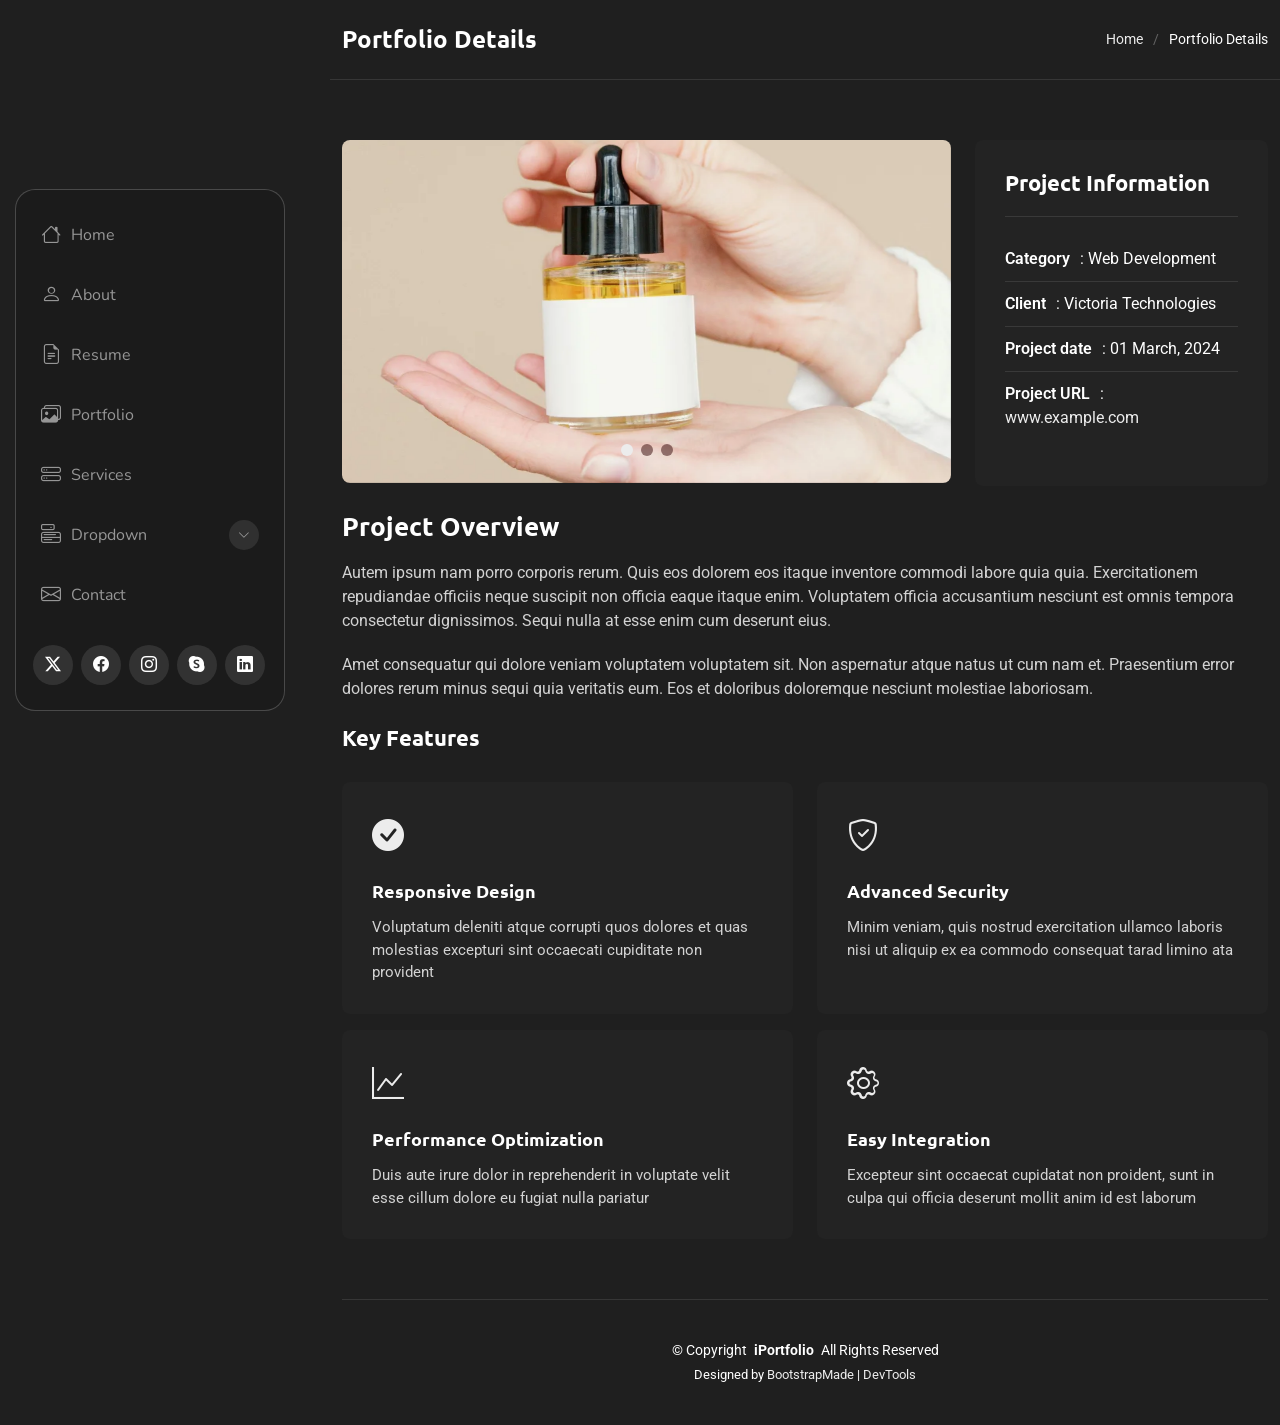
<file: portfolio-details.html>
<!DOCTYPE html>
<html lang="en">

<head>
  <meta charset="utf-8">
  <meta content="width=device-width, initial-scale=1.0" name="viewport">
  <title>Portfolio Details - SnapFolio Bootstrap Template</title>
  <meta name="description" content="">
  <meta name="keywords" content="">

  <!-- Favicons -->
  <link href="assets/img/favicon.png" rel="icon">
  <link href="assets/img/apple-touch-icon.png" rel="apple-touch-icon">

  <!-- Fonts -->
  <link href="https://fonts.googleapis.com" rel="preconnect">
  <link href="https://fonts.gstatic.com" rel="preconnect" crossorigin>
  <link href="https://fonts.googleapis.com/css2?family=Roboto:ital,wght@0,100;0,300;0,400;0,500;0,700;0,900;1,100;1,300;1,400;1,500;1,700;1,900&family=Ubuntu:ital,wght@0,300;0,400;0,500;0,700;1,300;1,400;1,500;1,700&family=Nunito:ital,wght@0,200;0,300;0,400;0,500;0,600;0,700;0,800;0,900;1,200;1,300;1,400;1,500;1,600;1,700;1,800;1,900&display=swap" rel="stylesheet">

  <!-- Vendor CSS Files -->
  <link href="assets/vendor/bootstrap/css/bootstrap.min.css" rel="stylesheet">
  <link href="assets/vendor/bootstrap-icons/bootstrap-icons.css" rel="stylesheet">
  <link href="assets/vendor/aos/aos.css" rel="stylesheet">
  <link href="assets/vendor/glightbox/css/glightbox.min.css" rel="stylesheet">
  <link href="assets/vendor/swiper/swiper-bundle.min.css" rel="stylesheet">

  <!-- Main CSS File -->
  <link href="assets/css/main.css" rel="stylesheet">

  <!-- =======================================================
  * Template Name: SnapFolio
  * Template URL: https://bootstrapmade.com/snapfolio-bootstrap-portfolio-template/
  * Updated: Jul 21 2025 with Bootstrap v5.3.7
  * Author: BootstrapMade.com
  * License: https://bootstrapmade.com/license/
  ======================================================== -->
</head>

<body class="portfolio-details-page">

  <header id="header" class="header dark-background d-flex flex-column justify-content-center">
    <i class="header-toggle d-xl-none bi bi-list"></i>

    <div class="header-container d-flex flex-column align-items-start">
      <nav id="navmenu" class="navmenu">
        <ul>
          <li><a href="#hero"><i class="bi bi-house navicon"></i>Home</a></li>
          <li><a href="#about"><i class="bi bi-person navicon"></i> About</a></li>
          <li><a href="#resume"><i class="bi bi-file-earmark-text navicon"></i> Resume</a></li>
          <li><a href="#portfolio"><i class="bi bi-images navicon"></i> Portfolio</a></li>
          <li><a href="#services"><i class="bi bi-hdd-stack navicon"></i> Services</a></li>
          <li class="dropdown"><a href="#"><i class="bi bi-menu-button navicon"></i> <span>Dropdown</span> <i class="bi bi-chevron-down toggle-dropdown"></i></a>
            <ul>
              <li><a href="#">Dropdown 1</a></li>
              <li class="dropdown"><a href="#"><span>Deep Dropdown</span> <i class="bi bi-chevron-down toggle-dropdown"></i></a>
                <ul>
                  <li><a href="#">Deep Dropdown 1</a></li>
                  <li><a href="#">Deep Dropdown 2</a></li>
                  <li><a href="#">Deep Dropdown 3</a></li>
                  <li><a href="#">Deep Dropdown 4</a></li>
                  <li><a href="#">Deep Dropdown 5</a></li>
                </ul>
              </li>
              <li><a href="#">Dropdown 2</a></li>
              <li><a href="#">Dropdown 3</a></li>
              <li><a href="#">Dropdown 4</a></li>
            </ul>
          </li>
          <li><a href="#contact"><i class="bi bi-envelope navicon"></i> Contact</a></li>
        </ul>
      </nav>

      <div class="social-links text-center">
        <a href="#" class="twitter"><i class="bi bi-twitter-x"></i></a>
        <a href="#" class="facebook"><i class="bi bi-facebook"></i></a>
        <a href="#" class="instagram"><i class="bi bi-instagram"></i></a>
        <a href="#" class="google-plus"><i class="bi bi-skype"></i></a>
        <a href="#" class="linkedin"><i class="bi bi-linkedin"></i></a>
      </div>

    </div>

  </header>

  <main class="main">

    <!-- Page Title -->
    <div class="page-title dark-background">
      <div class="container d-lg-flex justify-content-between align-items-center">
        <h1 class="mb-2 mb-lg-0">Portfolio Details</h1>
        <nav class="breadcrumbs">
          <ol>
            <li><a href="index.html">Home</a></li>
            <li class="current">Portfolio Details</li>
          </ol>
        </nav>
      </div>
    </div><!-- End Page Title -->

    <!-- Portfolio Details Section -->
    <section id="portfolio-details" class="portfolio-details section">

      <div class="container" data-aos="fade-up" data-aos-delay="100">

        <div class="row gy-4">

          <div class="col-lg-8">
            <div class="portfolio-details-slider swiper init-swiper">

              <script type="application/json" class="swiper-config">
                {
                  "loop": true,
                  "speed": 600,
                  "autoplay": {
                    "delay": 5000
                  },
                  "slidesPerView": "auto",
                  "pagination": {
                    "el": ".swiper-pagination",
                    "type": "bullets",
                    "clickable": true
                  }
                }
              </script>

              <div class="swiper-wrapper align-items-center">

                <div class="swiper-slide">
                  <img src="assets/img/portfolio/portfolio-1.webp" alt="Portfolio Image" class="img-fluid" loading="lazy">
                </div>

                <div class="swiper-slide">
                  <img src="assets/img/portfolio/portfolio-10.webp" alt="Portfolio Image" class="img-fluid" loading="lazy">
                </div>

                <div class="swiper-slide">
                  <img src="assets/img/portfolio/portfolio-7.webp" alt="Portfolio Image" class="img-fluid" loading="lazy">
                </div>

              </div>
              <div class="swiper-pagination"></div>
            </div>
          </div>

          <div class="col-lg-4">
            <div class="portfolio-info" data-aos="fade-left" data-aos-delay="200">
              <h3>Project Information</h3>
              <ul>
                <li><strong>Category</strong>: Web Development</li>
                <li><strong>Client</strong>: Victoria Technologies</li>
                <li><strong>Project date</strong>: 01 March, 2024</li>
                <li><strong>Project URL</strong>: <a href="#" target="_blank">www.example.com</a></li>
              </ul>
            </div>
          </div>

          <div class="col-lg-12">
            <div class="portfolio-description" data-aos="fade-up" data-aos-delay="300">
              <h2>Project Overview</h2>
              <p>
                Autem ipsum nam porro corporis rerum. Quis eos dolorem eos itaque inventore commodi labore quia quia. Exercitationem repudiandae officiis neque suscipit non officia eaque itaque enim. Voluptatem officia accusantium nesciunt est omnis tempora consectetur dignissimos. Sequi nulla at esse enim cum deserunt eius.
              </p>
              <p>
                Amet consequatur qui dolore veniam voluptatem voluptatem sit. Non aspernatur atque natus ut cum nam et. Praesentium error dolores rerum minus sequi quia veritatis eum. Eos et doloribus doloremque nesciunt molestiae laboriosam.
              </p>

              <div class="features mt-4">
                <h3>Key Features</h3>
                <div class="row gy-3">
                  <div class="col-md-6">
                    <div class="feature-item" data-aos="fade-up" data-aos-delay="400">
                      <i class="bi bi-check-circle-fill"></i>
                      <h4>Responsive Design</h4>
                      <p>Voluptatum deleniti atque corrupti quos dolores et quas molestias excepturi sint occaecati cupiditate non provident</p>
                    </div>
                  </div>

                  <div class="col-md-6">
                    <div class="feature-item" data-aos="fade-up" data-aos-delay="500">
                      <i class="bi bi-shield-check"></i>
                      <h4>Advanced Security</h4>
                      <p>Minim veniam, quis nostrud exercitation ullamco laboris nisi ut aliquip ex ea commodo consequat tarad limino ata</p>
                    </div>
                  </div>

                  <div class="col-md-6">
                    <div class="feature-item" data-aos="fade-up" data-aos-delay="600">
                      <i class="bi bi-graph-up"></i>
                      <h4>Performance Optimization</h4>
                      <p>Duis aute irure dolor in reprehenderit in voluptate velit esse cillum dolore eu fugiat nulla pariatur</p>
                    </div>
                  </div>

                  <div class="col-md-6">
                    <div class="feature-item" data-aos="fade-up" data-aos-delay="700">
                      <i class="bi bi-gear"></i>
                      <h4>Easy Integration</h4>
                      <p>Excepteur sint occaecat cupidatat non proident, sunt in culpa qui officia deserunt mollit anim id est laborum</p>
                    </div>
                  </div>
                </div>
              </div>
            </div>
          </div>

        </div>

      </div>

    </section><!-- /Portfolio Details Section -->

  </main>

  <footer id="footer" class="footer position-relative">

    <div class="container">
      <div class="copyright text-center ">
        <p>© <span>Copyright</span> <strong class="px-1 sitename">iPortfolio</strong> <span>All Rights Reserved</span></p>
      </div>
      <div class="credits">
        <!-- All the links in the footer should remain intact. -->
        <!-- You can delete the links only if you've purchased the pro version. -->
        <!-- Licensing information: https://bootstrapmade.com/license/ -->
        <!-- Purchase the pro version with working PHP/AJAX contact form: [buy-url] -->
        Designed by <a href="https://bootstrapmade.com/">BootstrapMade</a> | <a href="https://bootstrapmade.com/tools/">DevTools</a>
      </div>
    </div>

  </footer>

  <!-- Scroll Top -->
  <a href="#" id="scroll-top" class="scroll-top d-flex align-items-center justify-content-center"><i class="bi bi-arrow-up-short"></i></a>

  <!-- Preloader -->
  <div id="preloader"></div>

  <!-- Vendor JS Files -->
  <script src="assets/vendor/bootstrap/js/bootstrap.bundle.min.js"></script>
  <script src="assets/vendor/php-email-form/validate.js"></script>
  <script src="assets/vendor/aos/aos.js"></script>
  <script src="assets/vendor/typed.js/typed.umd.js"></script>
  <script src="assets/vendor/purecounter/purecounter_vanilla.js"></script>
  <script src="assets/vendor/waypoints/noframework.waypoints.js"></script>
  <script src="assets/vendor/isotope-layout/isotope.pkgd.min.js"></script>
  <script src="assets/vendor/imagesloaded/imagesloaded.pkgd.min.js"></script>
  <script src="assets/vendor/glightbox/js/glightbox.min.js"></script>
  <script src="assets/vendor/swiper/swiper-bundle.min.js"></script>

  <!-- Main JS File -->
  <script src="assets/js/main.js"></script>

</body>

</html>
</file>
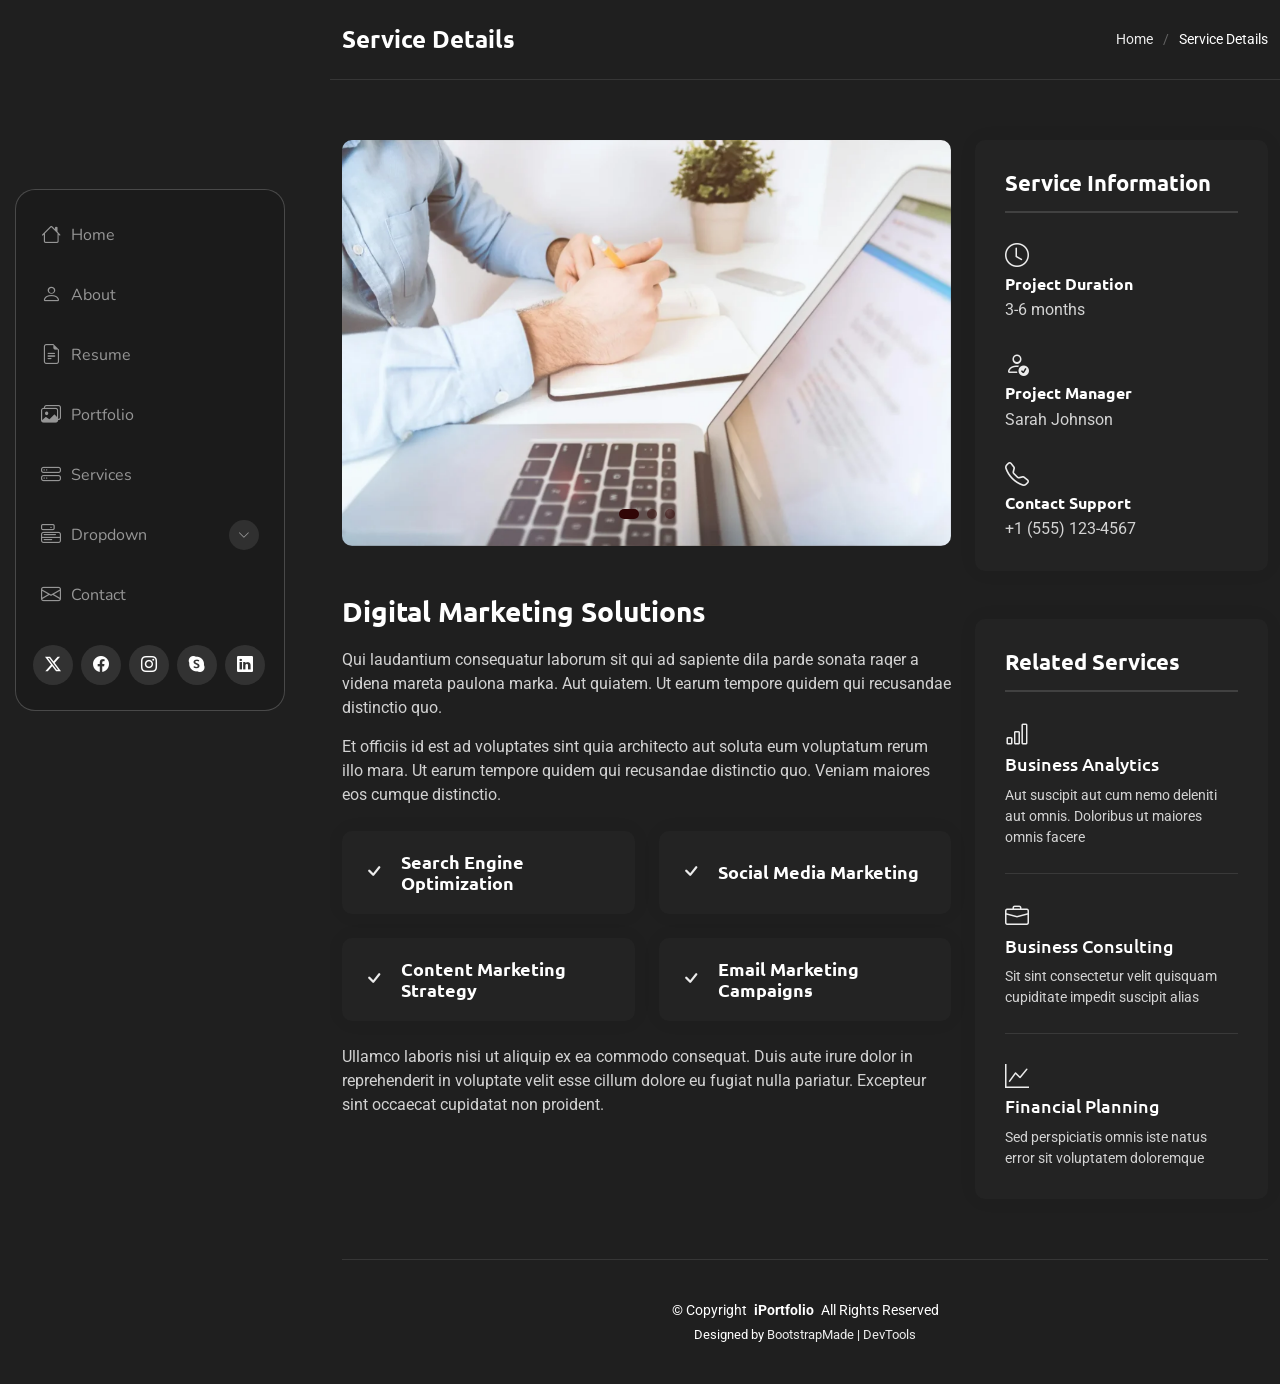
<file: service-details.html>
<!DOCTYPE html>
<html lang="en">

<head>
  <meta charset="utf-8">
  <meta content="width=device-width, initial-scale=1.0" name="viewport">
  <title>Service Details - SnapFolio Bootstrap Template</title>
  <meta name="description" content="">
  <meta name="keywords" content="">

  <!-- Favicons -->
  <link href="assets/img/favicon.png" rel="icon">
  <link href="assets/img/apple-touch-icon.png" rel="apple-touch-icon">

  <!-- Fonts -->
  <link href="https://fonts.googleapis.com" rel="preconnect">
  <link href="https://fonts.gstatic.com" rel="preconnect" crossorigin>
  <link href="https://fonts.googleapis.com/css2?family=Roboto:ital,wght@0,100;0,300;0,400;0,500;0,700;0,900;1,100;1,300;1,400;1,500;1,700;1,900&family=Ubuntu:ital,wght@0,300;0,400;0,500;0,700;1,300;1,400;1,500;1,700&family=Nunito:ital,wght@0,200;0,300;0,400;0,500;0,600;0,700;0,800;0,900;1,200;1,300;1,400;1,500;1,600;1,700;1,800;1,900&display=swap" rel="stylesheet">

  <!-- Vendor CSS Files -->
  <link href="assets/vendor/bootstrap/css/bootstrap.min.css" rel="stylesheet">
  <link href="assets/vendor/bootstrap-icons/bootstrap-icons.css" rel="stylesheet">
  <link href="assets/vendor/aos/aos.css" rel="stylesheet">
  <link href="assets/vendor/glightbox/css/glightbox.min.css" rel="stylesheet">
  <link href="assets/vendor/swiper/swiper-bundle.min.css" rel="stylesheet">

  <!-- Main CSS File -->
  <link href="assets/css/main.css" rel="stylesheet">

  <!-- =======================================================
  * Template Name: SnapFolio
  * Template URL: https://bootstrapmade.com/snapfolio-bootstrap-portfolio-template/
  * Updated: Jul 21 2025 with Bootstrap v5.3.7
  * Author: BootstrapMade.com
  * License: https://bootstrapmade.com/license/
  ======================================================== -->
</head>

<body class="service-details-page">

  <header id="header" class="header dark-background d-flex flex-column justify-content-center">
    <i class="header-toggle d-xl-none bi bi-list"></i>

    <div class="header-container d-flex flex-column align-items-start">
      <nav id="navmenu" class="navmenu">
        <ul>
          <li><a href="#hero"><i class="bi bi-house navicon"></i>Home</a></li>
          <li><a href="#about"><i class="bi bi-person navicon"></i> About</a></li>
          <li><a href="#resume"><i class="bi bi-file-earmark-text navicon"></i> Resume</a></li>
          <li><a href="#portfolio"><i class="bi bi-images navicon"></i> Portfolio</a></li>
          <li><a href="#services"><i class="bi bi-hdd-stack navicon"></i> Services</a></li>
          <li class="dropdown"><a href="#"><i class="bi bi-menu-button navicon"></i> <span>Dropdown</span> <i class="bi bi-chevron-down toggle-dropdown"></i></a>
            <ul>
              <li><a href="#">Dropdown 1</a></li>
              <li class="dropdown"><a href="#"><span>Deep Dropdown</span> <i class="bi bi-chevron-down toggle-dropdown"></i></a>
                <ul>
                  <li><a href="#">Deep Dropdown 1</a></li>
                  <li><a href="#">Deep Dropdown 2</a></li>
                  <li><a href="#">Deep Dropdown 3</a></li>
                  <li><a href="#">Deep Dropdown 4</a></li>
                  <li><a href="#">Deep Dropdown 5</a></li>
                </ul>
              </li>
              <li><a href="#">Dropdown 2</a></li>
              <li><a href="#">Dropdown 3</a></li>
              <li><a href="#">Dropdown 4</a></li>
            </ul>
          </li>
          <li><a href="#contact"><i class="bi bi-envelope navicon"></i> Contact</a></li>
        </ul>
      </nav>

      <div class="social-links text-center">
        <a href="#" class="twitter"><i class="bi bi-twitter-x"></i></a>
        <a href="#" class="facebook"><i class="bi bi-facebook"></i></a>
        <a href="#" class="instagram"><i class="bi bi-instagram"></i></a>
        <a href="#" class="google-plus"><i class="bi bi-skype"></i></a>
        <a href="#" class="linkedin"><i class="bi bi-linkedin"></i></a>
      </div>

    </div>

  </header>

  <main class="main">

    <!-- Page Title -->
    <div class="page-title dark-background">
      <div class="container d-lg-flex justify-content-between align-items-center">
        <h1 class="mb-2 mb-lg-0">Service Details</h1>
        <nav class="breadcrumbs">
          <ol>
            <li><a href="index.html">Home</a></li>
            <li class="current">Service Details</li>
          </ol>
        </nav>
      </div>
    </div><!-- End Page Title -->

    <!-- Service Details Section -->
    <section id="service-details" class="service-details section">

      <div class="container" data-aos="fade-up" data-aos-delay="100">

        <div class="row gy-4">

          <div class="col-lg-8">
            <div class="service-details-slider swiper init-swiper">
              <script type="application/json" class="swiper-config">
                {
                  "loop": true,
                  "speed": 600,
                  "autoplay": {
                    "delay": 5000
                  },
                  "slidesPerView": 1,
                  "pagination": {
                    "el": ".swiper-pagination",
                    "type": "bullets",
                    "clickable": true
                  }
                }
              </script>
              <div class="swiper-wrapper align-items-center">
                <div class="swiper-slide">
                  <img src="assets/img/services/services-1.webp" alt="" class="img-fluid" loading="lazy">
                </div>
                <div class="swiper-slide">
                  <img src="assets/img/services/services-2.webp" alt="" class="img-fluid" loading="lazy">
                </div>
                <div class="swiper-slide">
                  <img src="assets/img/services/services-3.webp" alt="" class="img-fluid" loading="lazy">
                </div>
              </div>
              <div class="swiper-pagination"></div>
            </div>

            <div class="content mt-5">
              <h3>Digital Marketing Solutions</h3>
              <p>
                Qui laudantium consequatur laborum sit qui ad sapiente dila parde sonata raqer a videna mareta paulona marka. Aut quiatem. Ut earum tempore quidem qui recusandae distinctio quo.
              </p>
              <p>
                Et officiis id est ad voluptates sint quia architecto aut soluta eum voluptatum rerum illo mara. Ut earum tempore quidem qui recusandae distinctio quo. Veniam maiores eos cumque distinctio.
              </p>

              <div class="features mt-4">
                <div class="row gy-4">
                  <div class="col-md-6" data-aos="fade-up" data-aos-delay="100">
                    <div class="feature-box d-flex align-items-center">
                      <i class="bi bi-check"></i>
                      <h4>Search Engine Optimization</h4>
                    </div>
                  </div>
                  <div class="col-md-6" data-aos="fade-up" data-aos-delay="200">
                    <div class="feature-box d-flex align-items-center">
                      <i class="bi bi-check"></i>
                      <h4>Social Media Marketing</h4>
                    </div>
                  </div>
                  <div class="col-md-6" data-aos="fade-up" data-aos-delay="300">
                    <div class="feature-box d-flex align-items-center">
                      <i class="bi bi-check"></i>
                      <h4>Content Marketing Strategy</h4>
                    </div>
                  </div>
                  <div class="col-md-6" data-aos="fade-up" data-aos-delay="400">
                    <div class="feature-box d-flex align-items-center">
                      <i class="bi bi-check"></i>
                      <h4>Email Marketing Campaigns</h4>
                    </div>
                  </div>
                </div>
              </div>

              <p class="mt-4">
                Ullamco laboris nisi ut aliquip ex ea commodo consequat. Duis aute irure dolor in reprehenderit in voluptate velit esse cillum dolore eu fugiat nulla pariatur. Excepteur sint occaecat cupidatat non proident.
              </p>
            </div>
          </div>

          <div class="col-lg-4">
            <div class="service-info">
              <h4>Service Information</h4>
              <div class="info-item">
                <i class="bi bi-clock"></i>
                <h5>Project Duration</h5>
                <p>3-6 months</p>
              </div>
              <div class="info-item">
                <i class="bi bi-person-check"></i>
                <h5>Project Manager</h5>
                <p>Sarah Johnson</p>
              </div>
              <div class="info-item">
                <i class="bi bi-telephone"></i>
                <h5>Contact Support</h5>
                <p>+1 (555) 123-4567</p>
              </div>
            </div>

            <div class="related-services mt-5">
              <h4>Related Services</h4>
              <div class="service-item">
                <i class="bi bi-bar-chart"></i>
                <h5><a href="#">Business Analytics</a></h5>
                <p>Aut suscipit aut cum nemo deleniti aut omnis. Doloribus ut maiores omnis facere</p>
              </div>
              <div class="service-item">
                <i class="bi bi-briefcase"></i>
                <h5><a href="#">Business Consulting</a></h5>
                <p>Sit sint consectetur velit quisquam cupiditate impedit suscipit alias</p>
              </div>
              <div class="service-item">
                <i class="bi bi-graph-up"></i>
                <h5><a href="#">Financial Planning</a></h5>
                <p>Sed perspiciatis omnis iste natus error sit voluptatem doloremque</p>
              </div>
            </div>
          </div>

        </div>

      </div>

    </section><!-- /Service Details Section -->

  </main>

  <footer id="footer" class="footer position-relative">

    <div class="container">
      <div class="copyright text-center ">
        <p>© <span>Copyright</span> <strong class="px-1 sitename">iPortfolio</strong> <span>All Rights Reserved</span></p>
      </div>
      <div class="credits">
        <!-- All the links in the footer should remain intact. -->
        <!-- You can delete the links only if you've purchased the pro version. -->
        <!-- Licensing information: https://bootstrapmade.com/license/ -->
        <!-- Purchase the pro version with working PHP/AJAX contact form: [buy-url] -->
        Designed by <a href="https://bootstrapmade.com/">BootstrapMade</a> | <a href="https://bootstrapmade.com/tools/">DevTools</a>
      </div>
    </div>

  </footer>

  <!-- Scroll Top -->
  <a href="#" id="scroll-top" class="scroll-top d-flex align-items-center justify-content-center"><i class="bi bi-arrow-up-short"></i></a>

  <!-- Preloader -->
  <div id="preloader"></div>

  <!-- Vendor JS Files -->
  <script src="assets/vendor/bootstrap/js/bootstrap.bundle.min.js"></script>
  <script src="assets/vendor/php-email-form/validate.js"></script>
  <script src="assets/vendor/aos/aos.js"></script>
  <script src="assets/vendor/typed.js/typed.umd.js"></script>
  <script src="assets/vendor/purecounter/purecounter_vanilla.js"></script>
  <script src="assets/vendor/waypoints/noframework.waypoints.js"></script>
  <script src="assets/vendor/isotope-layout/isotope.pkgd.min.js"></script>
  <script src="assets/vendor/imagesloaded/imagesloaded.pkgd.min.js"></script>
  <script src="assets/vendor/glightbox/js/glightbox.min.js"></script>
  <script src="assets/vendor/swiper/swiper-bundle.min.js"></script>

  <!-- Main JS File -->
  <script src="assets/js/main.js"></script>

</body>

</html>
</file>
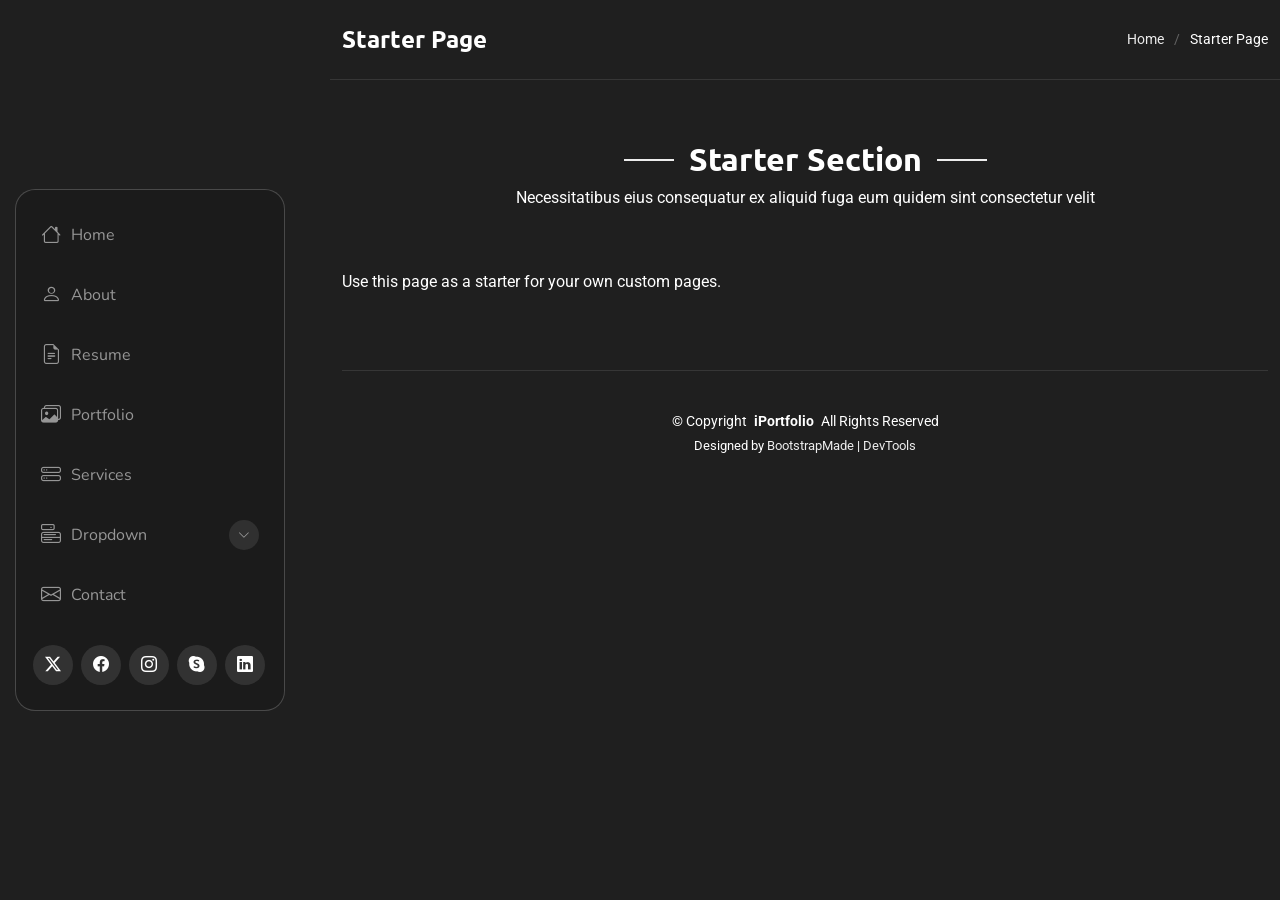
<file: starter-page.html>
<!DOCTYPE html>
<html lang="en">

<head>
  <meta charset="utf-8">
  <meta content="width=device-width, initial-scale=1.0" name="viewport">
  <title>Starter Page - SnapFolio Bootstrap Template</title>
  <meta name="description" content="">
  <meta name="keywords" content="">

  <!-- Favicons -->
  <link href="assets/img/favicon.png" rel="icon">
  <link href="assets/img/apple-touch-icon.png" rel="apple-touch-icon">

  <!-- Fonts -->
  <link href="https://fonts.googleapis.com" rel="preconnect">
  <link href="https://fonts.gstatic.com" rel="preconnect" crossorigin>
  <link href="https://fonts.googleapis.com/css2?family=Roboto:ital,wght@0,100;0,300;0,400;0,500;0,700;0,900;1,100;1,300;1,400;1,500;1,700;1,900&family=Ubuntu:ital,wght@0,300;0,400;0,500;0,700;1,300;1,400;1,500;1,700&family=Nunito:ital,wght@0,200;0,300;0,400;0,500;0,600;0,700;0,800;0,900;1,200;1,300;1,400;1,500;1,600;1,700;1,800;1,900&display=swap" rel="stylesheet">

  <!-- Vendor CSS Files -->
  <link href="assets/vendor/bootstrap/css/bootstrap.min.css" rel="stylesheet">
  <link href="assets/vendor/bootstrap-icons/bootstrap-icons.css" rel="stylesheet">
  <link href="assets/vendor/aos/aos.css" rel="stylesheet">
  <link href="assets/vendor/glightbox/css/glightbox.min.css" rel="stylesheet">
  <link href="assets/vendor/swiper/swiper-bundle.min.css" rel="stylesheet">

  <!-- Main CSS File -->
  <link href="assets/css/main.css" rel="stylesheet">

  <!-- =======================================================
  * Template Name: SnapFolio
  * Template URL: https://bootstrapmade.com/snapfolio-bootstrap-portfolio-template/
  * Updated: Jul 21 2025 with Bootstrap v5.3.7
  * Author: BootstrapMade.com
  * License: https://bootstrapmade.com/license/
  ======================================================== -->
</head>

<body class="starter-page-page">

  <header id="header" class="header dark-background d-flex flex-column justify-content-center">
    <i class="header-toggle d-xl-none bi bi-list"></i>

    <div class="header-container d-flex flex-column align-items-start">
      <nav id="navmenu" class="navmenu">
        <ul>
          <li><a href="#hero"><i class="bi bi-house navicon"></i>Home</a></li>
          <li><a href="#about"><i class="bi bi-person navicon"></i> About</a></li>
          <li><a href="#resume"><i class="bi bi-file-earmark-text navicon"></i> Resume</a></li>
          <li><a href="#portfolio"><i class="bi bi-images navicon"></i> Portfolio</a></li>
          <li><a href="#services"><i class="bi bi-hdd-stack navicon"></i> Services</a></li>
          <li class="dropdown"><a href="#"><i class="bi bi-menu-button navicon"></i> <span>Dropdown</span> <i class="bi bi-chevron-down toggle-dropdown"></i></a>
            <ul>
              <li><a href="#">Dropdown 1</a></li>
              <li class="dropdown"><a href="#"><span>Deep Dropdown</span> <i class="bi bi-chevron-down toggle-dropdown"></i></a>
                <ul>
                  <li><a href="#">Deep Dropdown 1</a></li>
                  <li><a href="#">Deep Dropdown 2</a></li>
                  <li><a href="#">Deep Dropdown 3</a></li>
                  <li><a href="#">Deep Dropdown 4</a></li>
                  <li><a href="#">Deep Dropdown 5</a></li>
                </ul>
              </li>
              <li><a href="#">Dropdown 2</a></li>
              <li><a href="#">Dropdown 3</a></li>
              <li><a href="#">Dropdown 4</a></li>
            </ul>
          </li>
          <li><a href="#contact"><i class="bi bi-envelope navicon"></i> Contact</a></li>
        </ul>
      </nav>

      <div class="social-links text-center">
        <a href="#" class="twitter"><i class="bi bi-twitter-x"></i></a>
        <a href="#" class="facebook"><i class="bi bi-facebook"></i></a>
        <a href="#" class="instagram"><i class="bi bi-instagram"></i></a>
        <a href="#" class="google-plus"><i class="bi bi-skype"></i></a>
        <a href="#" class="linkedin"><i class="bi bi-linkedin"></i></a>
      </div>

    </div>

  </header>

  <main class="main">

    <!-- Page Title -->
    <div class="page-title dark-background">
      <div class="container d-lg-flex justify-content-between align-items-center">
        <h1 class="mb-2 mb-lg-0">Starter Page</h1>
        <nav class="breadcrumbs">
          <ol>
            <li><a href="index.html">Home</a></li>
            <li class="current">Starter Page</li>
          </ol>
        </nav>
      </div>
    </div><!-- End Page Title -->

    <!-- Starter Section Section -->
    <section id="starter-section" class="starter-section section">

      <!-- Section Title -->
      <div class="container section-title" data-aos="fade-up">
        <h2>Starter Section</h2>
        <p>Necessitatibus eius consequatur ex aliquid fuga eum quidem sint consectetur velit</p>
      </div><!-- End Section Title -->

      <div class="container" data-aos="fade-up">
        <p>Use this page as a starter for your own custom pages.</p>
      </div>

    </section><!-- /Starter Section Section -->

  </main>

  <footer id="footer" class="footer position-relative">

    <div class="container">
      <div class="copyright text-center ">
        <p>© <span>Copyright</span> <strong class="px-1 sitename">iPortfolio</strong> <span>All Rights Reserved</span></p>
      </div>
      <div class="credits">
        <!-- All the links in the footer should remain intact. -->
        <!-- You can delete the links only if you've purchased the pro version. -->
        <!-- Licensing information: https://bootstrapmade.com/license/ -->
        <!-- Purchase the pro version with working PHP/AJAX contact form: [buy-url] -->
        Designed by <a href="https://bootstrapmade.com/">BootstrapMade</a> | <a href="https://bootstrapmade.com/tools/">DevTools</a>
      </div>
    </div>

  </footer>

  <!-- Scroll Top -->
  <a href="#" id="scroll-top" class="scroll-top d-flex align-items-center justify-content-center"><i class="bi bi-arrow-up-short"></i></a>

  <!-- Preloader -->
  <div id="preloader"></div>

  <!-- Vendor JS Files -->
  <script src="assets/vendor/bootstrap/js/bootstrap.bundle.min.js"></script>
  <script src="assets/vendor/php-email-form/validate.js"></script>
  <script src="assets/vendor/aos/aos.js"></script>
  <script src="assets/vendor/typed.js/typed.umd.js"></script>
  <script src="assets/vendor/purecounter/purecounter_vanilla.js"></script>
  <script src="assets/vendor/waypoints/noframework.waypoints.js"></script>
  <script src="assets/vendor/isotope-layout/isotope.pkgd.min.js"></script>
  <script src="assets/vendor/imagesloaded/imagesloaded.pkgd.min.js"></script>
  <script src="assets/vendor/glightbox/js/glightbox.min.js"></script>
  <script src="assets/vendor/swiper/swiper-bundle.min.js"></script>

  <!-- Main JS File -->
  <script src="assets/js/main.js"></script>

</body>

</html>
</file>
<file: SnapFolio/assets/css/main.css>
/**
* Template Name: SnapFolio
* Template URL: https://bootstrapmade.com/snapfolio-bootstrap-portfolio-template/
* Updated: Jul 21 2025 with Bootstrap v5.3.7
* Author: BootstrapMade.com
* License: https://bootstrapmade.com/license/
*/

/*--------------------------------------------------------------
# Font & Color Variables
# Help: https://bootstrapmade.com/color-system/
--------------------------------------------------------------*/
/* Fonts */
:root {
  --default-font: "Roboto",  system-ui, -apple-system, "Segoe UI", Roboto, "Helvetica Neue", Arial, "Noto Sans", "Liberation Sans", sans-serif, "Apple Color Emoji", "Segoe UI Emoji", "Segoe UI Symbol", "Noto Color Emoji";
  --heading-font: "Ubuntu",  sans-serif;
  --nav-font: "Nunito",  sans-serif;
}

/* Global Colors - The following color variables are used throughout the website. Updating them here will change the color scheme of the entire website */
:root { 
  --background-color: #1f1f1f; /* Background color for the entire website, including individual sections */
  --default-color: #ffffff; /* Default color used for the majority of the text content across the entire website */
  --heading-color: #ffffff; /* Color for headings, subheadings and title throughout the website */
  --accent-color: #ececec; /* Accent color that represents your brand on the website. It's used for buttons, links, and other elements that need to stand out */
  --surface-color: #232323; /* The surface color is used as a background of boxed elements within sections, such as cards, icon boxes, or other elements that require a visual separation from the global background. */
  --contrast-color: #310606; /* Contrast color for text, ensuring readability against backgrounds of accent, heading, or default colors. */
}

/* Nav Menu Colors - The following color variables are used specifically for the navigation menu. They are separate from the global colors to allow for more customization options */
:root {
  --nav-color: rgba(236, 236, 236, 0.59);  /* The default color of the main navmenu links */
  --nav-hover-color: #ffffff; /* Applied to main navmenu links when they are hovered over or active */
  --nav-mobile-background-color: #393939; /* Used as the background color for mobile navigation menu */
  --nav-dropdown-background-color: #393939; /* Used as the background color for dropdown items that appear when hovering over primary navigation items */
  --nav-dropdown-color: #ffffff; /* Used for navigation links of the dropdown items in the navigation menu. */
  --nav-dropdown-hover-color: #ececec; /* Similar to --nav-hover-color, this color is applied to dropdown navigation links when they are hovered over. */
}

/* Color Presets - These classes override global colors when applied to any section or element, providing reuse of the sam color scheme. */

.light-background {
  --background-color: #2c2c2c;
  --surface-color: #323232;
}

.dark-background {
  --background-color: #040b14;
  --default-color: #ffffff;
  --heading-color: #ffffff;
  --surface-color: #151f2b;
  --contrast-color: #ffffff;
}

/* Smooth scroll */
:root {
  scroll-behavior: smooth;
}

/*--------------------------------------------------------------
# General Styling & Shared Classes
--------------------------------------------------------------*/
body {
  color: var(--default-color);
  background-color: var(--background-color);
  font-family: var(--default-font);
}

a {
  color: var(--accent-color);
  text-decoration: none;
  transition: 0.3s;
}

a:hover {
  color: color-mix(in srgb, var(--accent-color), transparent 25%);
  text-decoration: none;
}

h1,
h2,
h3,
h4,
h5,
h6 {
  color: var(--heading-color);
  font-family: var(--heading-font);
}

/* PHP Email Form Messages
------------------------------*/
.php-email-form .error-message {
  display: none;
  background: #000000;
  color: #ffffff;
  text-align: left;
  padding: 15px;
  margin-bottom: 24px;
  font-weight: 600;
}

.php-email-form .sent-message {
  display: none;
  color: #ffffff;
  background: #059652;
  text-align: center;
  padding: 15px;
  margin-bottom: 24px;
  font-weight: 600;
}

.php-email-form .loading {
  display: none;
  background: var(--surface-color);
  text-align: center;
  padding: 15px;
  margin-bottom: 24px;
}

.php-email-form .loading:before {
  content: "";
  display: inline-block;
  border-radius: 50%;
  width: 24px;
  height: 24px;
  margin: 0 10px -6px 0;
  border: 3px solid var(--accent-color);
  border-top-color: var(--surface-color);
  animation: php-email-form-loading 1s linear infinite;
}

@keyframes php-email-form-loading {
  0% {
    transform: rotate(0deg);
  }

  100% {
    transform: rotate(360deg);
  }
}

/*--------------------------------------------------------------
# Global Header
--------------------------------------------------------------*/
.header {
  --background-color: #1b1b1b;
  --contrast-color: #444444;
  color: var(--default-color);
  position: fixed;
  top: 0;
  left: 0;
  bottom: 0;
  padding: 0 15px;
  width: 300px;
  transition: all ease-in-out 0.3s;
  overflow-y: auto;
  z-index: 997;
}

.header .header-container {
  border-radius: 20px;
  padding: 15px;
  background-color: var(--background-color);
  border: 1px solid color-mix(in srgb, var(--default-color), transparent 80%);
}

.header .social-links {
  margin: 0 0 10px 0;
}

.header .social-links a {
  font-size: 16px;
  display: inline-flex;
  align-items: center;
  justify-content: center;
  background: color-mix(in srgb, var(--default-color), transparent 90%);
  color: var(--default-color);
  margin: 0 2px;
  border-radius: 50%;
  text-align: center;
  width: 40px;
  height: 40px;
  transition: 0.3s;
}

.header .social-links a:hover {
  color: var(--contrast-color);
  background: var(--accent-color);
}

@media (min-width: 1200px) {

  .header~main,
  .header~#footer {
    margin-left: 330px;
  }
}

@media (max-width: 1199px) {
  .header {
    left: -100%;
  }
}

.header.header-show {
  left: 0;
}

.header .header-toggle {
  color: var(--contrast-color);
  background-color: var(--accent-color);
  font-size: 22px;
  display: flex;
  align-items: center;
  justify-content: center;
  width: 40px;
  height: 40px;
  border-radius: 50%;
  cursor: pointer;
  position: fixed;
  top: 15px;
  right: 15px;
  z-index: 9999;
  transition: background-color 0.3s;
}

.header .header-toggle:hover {
  color: var(--contrast-color);
  background-color: color-mix(in srgb, var(--accent-color) 90%, white 15%);
}

/*--------------------------------------------------------------
# Navigation Menu
--------------------------------------------------------------*/
.mobile-nav-toggle {
  display: none;
}

.navmenu {
  padding: 0;
  z-index: 9997;
  width: 100%;
}

.navmenu ul {
  list-style: none;
  padding: 0 0 20px 0;
  margin: 0;
}

.navmenu a,
.navmenu a:focus {
  color: var(--nav-color);
  padding: 15px 10px;
  font-family: var(--nav-font);
  font-size: 16px;
  font-weight: 400;
  display: flex;
  align-items: center;
  white-space: nowrap;
  transition: 0.3s;
  width: 100%;
}

.navmenu a .navicon,
.navmenu a:focus .navicon {
  font-size: 20px;
  margin-right: 10px;
}

.navmenu a .toggle-dropdown,
.navmenu a:focus .toggle-dropdown {
  font-size: 12px;
  line-height: 0;
  margin-left: auto;
  width: 30px;
  height: 30px;
  display: flex;
  align-items: center;
  justify-content: center;
  border-radius: 50%;
  transition: 0.3s;
  flex-shrink: 0;
  background-color: color-mix(in srgb, var(--accent-color), transparent 90%);
}

.navmenu a .toggle-dropdown:hover,
.navmenu a:focus .toggle-dropdown:hover {
  background-color: var(--accent-color);
  color: var(--contrast-color);
}

.navmenu a:hover,
.navmenu .active,
.navmenu .active:focus {
  color: var(--nav-hover-color);
}

.navmenu a:hover .navicon,
.navmenu .active .navicon,
.navmenu .active:focus .navicon {
  color: var(--accent-color);
}

.navmenu .active .toggle-dropdown,
.navmenu .active:focus .toggle-dropdown {
  background-color: var(--accent-color);
  color: var(--contrast-color);
  transform: rotate(180deg);
}

.navmenu .dropdown {
  display: block;
}

.navmenu .dropdown a,
.navmenu .dropdown a:focus {
  color: --nav-dropdown-color;
}

.navmenu .dropdown a:hover,
.navmenu .dropdown .active,
.navmenu .dropdown .active:focus {
  color: var(--nav-dropdown-hover-color);
}

.navmenu .dropdown ul {
  position: static;
  display: none;
  z-index: 99;
  padding: 5px 10px;
  margin: 5px 10px;
  background-color: var(--nav-dropdown-background-color);
  border: 1px solid color-mix(in srgb, var(--default-color), transparent 90%);
  box-shadow: none;
  transition: all 0.5s ease-in-out;
}

.navmenu .dropdown ul ul {
  background-color: rgba(33, 37, 41, 0.1);
}

.navmenu .dropdown>.dropdown-active {
  display: block;
  background-color: rgba(33, 37, 41, 0.03);
}

/*--------------------------------------------------------------
# Global Footer
--------------------------------------------------------------*/
.footer {
  color: var(--default-color);
  background-color: var(--background-color);
  font-size: 14px;
  padding: 0 0 40px 0;
  position: relative;
}

.footer .copyright {
  padding-top: 40px;
  border-top: 1px solid color-mix(in srgb, var(--default-color), transparent 90%);
}

.footer .copyright p {
  margin-bottom: 0;
}

.footer .credits {
  margin-top: 4px;
  font-size: 13px;
  text-align: center;
}

/*--------------------------------------------------------------
# Preloader
--------------------------------------------------------------*/
#preloader {
  position: fixed;
  inset: 0;
  z-index: 999999;
  overflow: hidden;
  background: var(--background-color);
  transition: all 0.6s ease-out;
}

#preloader:before {
  content: "";
  position: fixed;
  top: calc(50% - 30px);
  left: calc(50% - 30px);
  border: 6px solid #ffffff;
  border-color: var(--accent-color) transparent var(--accent-color) transparent;
  border-radius: 50%;
  width: 60px;
  height: 60px;
  animation: animate-preloader 1.5s linear infinite;
}

@keyframes animate-preloader {
  0% {
    transform: rotate(0deg);
  }

  100% {
    transform: rotate(360deg);
  }
}

/*--------------------------------------------------------------
# Scroll Top Button
--------------------------------------------------------------*/
.scroll-top {
  position: fixed;
  visibility: hidden;
  opacity: 0;
  right: 15px;
  bottom: -15px;
  z-index: 99999;
  background-color: var(--accent-color);
  width: 44px;
  height: 44px;
  border-radius: 50px;
  transition: all 0.4s;
}

.scroll-top i {
  font-size: 24px;
  color: var(--contrast-color);
  line-height: 0;
}

.scroll-top:hover {
  background-color: color-mix(in srgb, var(--accent-color), transparent 20%);
  color: var(--contrast-color);
}

.scroll-top.active {
  visibility: visible;
  opacity: 1;
  bottom: 15px;
}

/*--------------------------------------------------------------
# Disable aos animation delay on mobile devices
--------------------------------------------------------------*/
@media screen and (max-width: 768px) {
  [data-aos-delay] {
    transition-delay: 0 !important;
  }
}

/*--------------------------------------------------------------
# Global Page Titles & Breadcrumbs
--------------------------------------------------------------*/
.page-title {
  color: var(--default-color);
  padding: 25px 0 0 0;
  position: relative;
}

.page-title .container {
  border-bottom: 1px solid color-mix(in srgb, var(--default-color), transparent 90%);
  padding-bottom: 25px;
}

.page-title h1 {
  font-size: 24px;
  font-weight: 700;
}

.page-title .breadcrumbs ol {
  display: flex;
  flex-wrap: wrap;
  list-style: none;
  padding: 0;
  margin: 0;
  font-size: 14px;
  font-weight: 400;
}

.page-title .breadcrumbs ol li+li {
  padding-left: 10px;
}

.page-title .breadcrumbs ol li+li::before {
  content: "/";
  display: inline-block;
  padding-right: 10px;
  color: color-mix(in srgb, var(--default-color), transparent 70%);
}

/*--------------------------------------------------------------
# Global Sections
--------------------------------------------------------------*/
section,
.section {
  color: var(--default-color);
  background-color: var(--background-color);
  padding: 60px 0;
  overflow: clip;
}

/*--------------------------------------------------------------
# Global Section Titles
--------------------------------------------------------------*/
.section-title {
  text-align: center;
  padding-bottom: 60px;
  position: relative;
}

.section-title h2 {
  font-size: 32px;
  font-weight: 700;
  position: relative;
}

.section-title h2:before,
.section-title h2:after {
  content: "";
  width: 50px;
  height: 2px;
  background: var(--accent-color);
  display: inline-block;
}

.section-title h2:before {
  margin: 0 15px 10px 0;
}

.section-title h2:after {
  margin: 0 0 10px 15px;
}

.section-title p {
  margin-bottom: 0;
}

/*--------------------------------------------------------------
# Hero Section
--------------------------------------------------------------*/
.hero {
  min-height: 100vh;
  position: relative;
  overflow: hidden;
  display: flex;
  align-items: center;
}

.hero .background-elements {
  position: absolute;
  top: 0;
  left: 0;
  width: 100%;
  height: 100%;
  z-index: 1;
  overflow: hidden;
}

.hero .background-elements .bg-circle {
  position: absolute;
  border-radius: 50%;
  background: linear-gradient(45deg, color-mix(in srgb, var(--accent-color), transparent 90%), color-mix(in srgb, var(--accent-color), transparent 95%));
  animation: float 6s ease-in-out infinite;
}

.hero .background-elements .bg-circle.circle-1 {
  width: 300px;
  height: 300px;
  top: 10%;
  right: 10%;
  animation-delay: 0s;
}

.hero .background-elements .bg-circle.circle-2 {
  width: 200px;
  height: 200px;
  bottom: 20%;
  left: 5%;
  animation-delay: 2s;
}

.hero .hero-content {
  position: relative;
  width: 100%;
  z-index: 2;
}

.hero .container {
  position: relative;
  z-index: 3;
}

.hero .hero-text h1 {
  font-size: 72px;
  font-weight: 800;
  line-height: 1.1;
  margin-bottom: 15px;
  color: var(--heading-color);
}

.hero .hero-text h1 .accent-text {
  color: var(--accent-color);
  position: relative;
}

.hero .hero-text h1 .accent-text::after {
  content: "";
  position: absolute;
  bottom: -5px;
  left: 0;
  width: 100%;
  height: 3px;
  background: linear-gradient(90deg, var(--accent-color), color-mix(in srgb, var(--accent-color), transparent 50%));
}

.hero .hero-text h2 {
  font-size: 32px;
  font-weight: 600;
  color: var(--heading-color);
  margin-bottom: 10px;
}

.hero .hero-text .lead {
  font-size: 24px;
  margin-bottom: 20px;
  color: var(--default-color);
}

.hero .hero-text .lead span {
  color: var(--accent-color);
  font-weight: 600;
  border-bottom: 2px solid var(--accent-color);
  padding-bottom: 2px;
}

.hero .hero-text .description {
  font-size: 18px;
  line-height: 1.6;
  color: color-mix(in srgb, var(--default-color), transparent 20%);
  margin-bottom: 40px;
  max-width: 500px;
}

.hero .hero-actions {
  display: flex;
  gap: 20px;
  margin-bottom: 40px;
  flex-wrap: wrap;
}

.hero .hero-actions .btn {
  padding: 14px 30px;
  font-size: 16px;
  font-weight: 600;
  border-radius: 50px;
  text-decoration: none;
  transition: all 0.3s ease;
  border: 2px solid;
}

.hero .hero-actions .btn.btn-primary {
  background-color: var(--accent-color);
  color: var(--contrast-color);
  border-color: var(--accent-color);
}

.hero .hero-actions .btn.btn-primary:hover {
  background-color: color-mix(in srgb, var(--accent-color), black 10%);
  transform: translateY(-2px);
  box-shadow: 0 8px 25px color-mix(in srgb, var(--accent-color), transparent 70%);
}

.hero .hero-actions .btn.btn-outline {
  background-color: transparent;
  color: var(--accent-color);
  border-color: var(--accent-color);
}

.hero .hero-actions .btn.btn-outline:hover {
  background-color: var(--accent-color);
  color: var(--contrast-color);
  transform: translateY(-2px);
}

.hero .social-links {
  display: flex;
  gap: 20px;
}

.hero .social-links a {
  width: 50px;
  height: 50px;
  display: flex;
  align-items: center;
  justify-content: center;
  background-color: var(--surface-color);
  color: color-mix(in srgb, var(--default-color), transparent 40%);
  border-radius: 50%;
  font-size: 20px;
  transition: all 0.3s ease;
}

.hero .social-links a:hover {
  color: var(--contrast-color);
  background-color: var(--accent-color);
  transform: translateY(-3px);
  box-shadow: 0 8px 25px color-mix(in srgb, var(--accent-color), transparent 70%);
}

.hero .hero-visual {
  display: flex;
  justify-content: center;
  align-items: center;
  height: 100%;
}

.hero .hero-visual .profile-container {
  position: relative;
  width: 400px;
  height: 400px;
}

.hero .hero-visual .profile-container .profile-background {
  position: absolute;
  top: 15px;
  left: 15px;
  width: 100%;
  height: 100%;
  background: color-mix(in srgb, var(--accent-color), transparent 90%);
  border-radius: 30px;
  z-index: 1;
}

.hero .hero-visual .profile-container .profile-image {
  position: relative;
  width: 100%;
  height: 100%;
  object-fit: cover;
  border-radius: 30px;
  z-index: 2;
}

@keyframes float {

  0%,
  100% {
    transform: translateY(0px);
  }

  50% {
    transform: translateY(-20px);
  }
}

@keyframes floatIcon {

  0%,
  100% {
    transform: translateY(0px) rotate(0deg);
  }

  50% {
    transform: translateY(-10px) rotate(5deg);
  }
}

@media (max-width: 992px) {
  .hero .hero-text {
    text-align: center;
    margin-bottom: 50px;
  }

  .hero .hero-text h1 {
    font-size: 56px;
  }

  .hero .hero-text h2 {
    font-size: 28px;
  }

  .hero .hero-text .lead {
    font-size: 20px;
  }

  .hero .hero-visual .profile-container {
    width: 350px;
    height: 350px;
  }
}

@media (max-width: 768px) {
  .hero .hero-text h1 {
    font-size: 42px;
  }

  .hero .hero-text h2 {
    font-size: 24px;
  }

  .hero .hero-text .lead {
    font-size: 18px;
  }

  .hero .hero-text .description {
    font-size: 16px;
  }

  .hero .hero-actions {
    justify-content: center;
  }

  .hero .hero-actions .btn {
    padding: 12px 25px;
    font-size: 14px;
  }

  .hero .hero-visual .profile-container {
    width: 300px;
    height: 300px;
  }

  .hero .background-elements .bg-circle.circle-1 {
    width: 200px;
    height: 200px;
  }

  .hero .background-elements .bg-circle.circle-2 {
    width: 150px;
    height: 150px;
  }

  .hero .background-elements .bg-circle.circle-3 {
    width: 100px;
    height: 100px;
  }
}

/*--------------------------------------------------------------
# About Section
--------------------------------------------------------------*/
.about .profile-card {
  background: linear-gradient(135deg, var(--surface-color) 0%, color-mix(in srgb, var(--surface-color), var(--accent-color) 5%) 100%);
  border-radius: 2rem;
  padding: 2.5rem;
  text-align: center;
  box-shadow: 0 20px 40px rgba(0, 0, 0, 0.08);
  border: 1px solid color-mix(in srgb, var(--accent-color), transparent 90%);
  position: relative;
  overflow: hidden;
}

.about .profile-card::before {
  content: "";
  position: absolute;
  top: 0;
  left: 0;
  right: 0;
  height: 4px;
  background: linear-gradient(90deg, var(--accent-color), color-mix(in srgb, var(--accent-color), var(--heading-color) 30%));
}

@media (max-width: 991px) {
  .about .profile-card {
    margin-bottom: 3rem;
  }
}

.about .profile-header {
  position: relative;
  margin-bottom: 2rem;
}

.about .profile-header .profile-image {
  width: 160px;
  height: 160px;
  margin: 0 auto 1.5rem;
  border-radius: 50%;
  overflow: hidden;
  border: 4px solid var(--accent-color);
  box-shadow: 0 10px 30px rgba(0, 0, 0, 0.15);
}

.about .profile-header .profile-image img {
  width: 100%;
  height: 100%;
  object-fit: cover;
}

.about .profile-header .profile-badge {
  position: absolute;
  bottom: 20px;
  right: calc(50% - 65px);
  width: 32px;
  height: 32px;
  background-color: var(--accent-color);
  border-radius: 50%;
  display: flex;
  align-items: center;
  justify-content: center;
  border: 3px solid var(--surface-color);
}

.about .profile-header .profile-badge i {
  color: var(--contrast-color);
  font-size: 14px;
}

.about .profile-content h3 {
  font-size: 1.5rem;
  font-weight: 700;
  margin-bottom: 0.5rem;
  color: var(--heading-color);
}

.about .profile-content .profession {
  color: var(--accent-color);
  font-weight: 500;
  margin-bottom: 2rem;
}

.about .contact-links {
  display: flex;
  flex-direction: column;
  gap: 1rem;
}

.about .contact-links .contact-item {
  display: flex;
  align-items: center;
  gap: 0.75rem;
  padding: 0.75rem 1rem;
  background-color: color-mix(in srgb, var(--surface-color), var(--background-color) 50%);
  border-radius: 0.75rem;
  text-decoration: none;
  color: var(--default-color);
  transition: all 0.3s;
  border: 1px solid color-mix(in srgb, var(--default-color), transparent 90%);
}

.about .contact-links .contact-item:hover {
  background-color: var(--accent-color);
  color: var(--contrast-color);
  transform: translateY(-2px);
  box-shadow: 0 5px 20px color-mix(in srgb, var(--accent-color), transparent 70%);
}

.about .contact-links .contact-item i {
  font-size: 1rem;
  width: 18px;
}

.about .about-content {
  padding-left: 3rem;
}

@media (max-width: 991px) {
  .about .about-content {
    padding-left: 0;
  }
}

.about .about-content .section-header {
  margin-bottom: 2rem;
}

.about .about-content .section-header .badge-text {
  display: inline-block;
  background: linear-gradient(135deg, var(--accent-color), color-mix(in srgb, var(--accent-color), var(--heading-color) 20%));
  color: var(--contrast-color);
  padding: 0.5rem 1.5rem;
  border-radius: 2rem;
  font-size: 0.875rem;
  font-weight: 600;
  letter-spacing: 0.5px;
  margin-bottom: 1.5rem;
}

.about .about-content .section-header h2 {
  font-size: 2.25rem;
  font-weight: 700;
  line-height: 1.3;
  margin: 0;
}

@media (max-width: 768px) {
  .about .about-content .section-header h2 {
    font-size: 1.875rem;
  }
}

.about .about-content .description {
  margin-bottom: 2.5rem;
}

.about .about-content .description p {
  font-size: 1.1rem;
  line-height: 1.7;
  color: color-mix(in srgb, var(--default-color), transparent 20%);
  margin-bottom: 1.5rem;
}

.about .about-content .description p:last-child {
  margin-bottom: 0;
}

.about .stats-grid {
  display: grid;
  grid-template-columns: repeat(3, 1fr);
  gap: 2rem;
  margin-bottom: 2.5rem;
  padding: 2rem;
  background-color: var(--surface-color);
  border-radius: 1.5rem;
  box-shadow: 0 10px 30px rgba(0, 0, 0, 0.05);
}

@media (max-width: 768px) {
  .about .stats-grid {
    grid-template-columns: 1fr;
    gap: 1.5rem;
    text-align: center;
  }
}

.about .stats-grid .stat-item {
  text-align: center;
}

.about .stats-grid .stat-item .stat-number {
  font-size: 2rem;
  font-weight: 700;
  color: var(--accent-color);
  display: block;
  margin-bottom: 0.5rem;
}

.about .stats-grid .stat-item .stat-label {
  font-size: 0.875rem;
  color: color-mix(in srgb, var(--default-color), transparent 40%);
  font-weight: 500;
}

.about .details-grid {
  margin-bottom: 2.5rem;
}

.about .details-grid .detail-row {
  display: grid;
  grid-template-columns: 1fr 1fr;
  gap: 2rem;
  margin-bottom: 1.5rem;
}

@media (max-width: 768px) {
  .about .details-grid .detail-row {
    grid-template-columns: 1fr;
    gap: 1rem;
  }
}

.about .details-grid .detail-row:last-child {
  margin-bottom: 0;
}

.about .details-grid .detail-item .detail-label {
  display: block;
  font-size: 0.875rem;
  color: color-mix(in srgb, var(--default-color), transparent 50%);
  margin-bottom: 0.5rem;
  font-weight: 500;
}

.about .details-grid .detail-item .detail-value {
  display: block;
  font-weight: 600;
  color: var(--heading-color);
  font-size: 1rem;
}

.about .cta-section {
  display: flex;
  gap: 1rem;
  flex-wrap: wrap;
}

.about .cta-section .btn {
  padding: 0.875rem 2rem;
  border-radius: 0.75rem;
  font-weight: 600;
  text-decoration: none;
  transition: all 0.3s;
  display: inline-flex;
  align-items: center;
  gap: 0.5rem;
  border: 2px solid transparent;
}

.about .cta-section .btn.btn-primary {
  background-color: var(--accent-color);
  color: var(--contrast-color);
}

.about .cta-section .btn.btn-primary:hover {
  background-color: color-mix(in srgb, var(--accent-color), black 15%);
  transform: translateY(-2px);
  box-shadow: 0 10px 30px color-mix(in srgb, var(--accent-color), transparent 60%);
}

.about .cta-section .btn.btn-outline {
  background-color: transparent;
  color: var(--default-color);
  border-color: color-mix(in srgb, var(--default-color), transparent 70%);
}

.about .cta-section .btn.btn-outline:hover {
  border-color: var(--accent-color);
  transform: translateY(-2px);
}

/*--------------------------------------------------------------
# Stats Section
--------------------------------------------------------------*/
.stats .stats-wrapper {
  display: grid;
  grid-template-columns: repeat(4, 1fr);
  gap: 20px;
}

@media (max-width: 992px) {
  .stats .stats-wrapper {
    grid-template-columns: repeat(2, 1fr);
  }
}

@media (max-width: 576px) {
  .stats .stats-wrapper {
    grid-template-columns: 1fr;
  }
}

.stats .stats-item {
  background: linear-gradient(135deg, color-mix(in srgb, var(--surface-color), transparent 5%), var(--surface-color));
  border-radius: 15px;
  padding: 40px 20px;
  text-align: center;
  position: relative;
  transition: transform 0.3s ease, box-shadow 0.3s ease;
  box-shadow: 0 10px 30px rgba(0, 0, 0, 0.05);
  overflow: hidden;
}

.stats .stats-item:hover {
  transform: translateY(-10px);
  box-shadow: 0 15px 35px rgba(0, 0, 0, 0.1);
}

.stats .stats-item:hover .icon-wrapper {
  transform: scale(1.1);
}

.stats .stats-item:nth-child(1) .icon-wrapper {
  background-color: color-mix(in srgb, var(--accent-color), transparent 85%);
}

.stats .stats-item:nth-child(1) .icon-wrapper i {
  color: color-mix(in srgb, var(--accent-color), transparent 10%);
}

.stats .stats-item:nth-child(2) .icon-wrapper {
  background-color: color-mix(in srgb, #ff7e00, transparent 85%);
}

.stats .stats-item:nth-child(2) .icon-wrapper i {
  color: color-mix(in srgb, #ff7e00, transparent 10%);
}

.stats .stats-item:nth-child(3) .icon-wrapper {
  background-color: color-mix(in srgb, #00c875, transparent 85%);
}

.stats .stats-item:nth-child(3) .icon-wrapper i {
  color: color-mix(in srgb, #00c875, transparent 10%);
}

.stats .stats-item:nth-child(4) .icon-wrapper {
  background-color: color-mix(in srgb, #e83e8c, transparent 85%);
}

.stats .stats-item:nth-child(4) .icon-wrapper i {
  color: color-mix(in srgb, #e83e8c, transparent 10%);
}

.stats .stats-item .icon-wrapper {
  width: 80px;
  height: 80px;
  border-radius: 50%;
  display: flex;
  align-items: center;
  justify-content: center;
  margin: 0 auto 20px;
  transition: transform 0.3s ease;
}

.stats .stats-item .icon-wrapper i {
  font-size: 36px;
}

.stats .stats-item span {
  display: block;
  font-size: 48px;
  font-weight: 700;
  color: var(--heading-color);
  margin-bottom: 10px;
  line-height: 1;
  font-family: var(--heading-font);
}

.stats .stats-item p {
  color: var(--default-color);
  font-size: 18px;
  margin: 0;
  font-weight: 500;
  font-family: var(--heading-font);
  opacity: 0.8;
}

/*--------------------------------------------------------------
# Skills Section
--------------------------------------------------------------*/
.skills .skills-category {
  background-color: var(--surface-color);
  padding: 30px;
  border-radius: 8px;
  box-shadow: 0 0 20px rgba(0, 0, 0, 0.05);
  height: 100%;
  transition: transform 0.3s;
}

.skills .skills-category:hover {
  transform: translateY(-5px);
}

.skills .skills-category h3 {
  font-size: 24px;
  margin-bottom: 25px;
  position: relative;
  padding-bottom: 15px;
}

.skills .skills-category h3:after {
  content: "";
  position: absolute;
  bottom: 0;
  left: 0;
  width: 50px;
  height: 2px;
  background-color: var(--accent-color);
}

.skills .skill-item {
  margin-bottom: 25px;
}

.skills .skill-item:last-child {
  margin-bottom: 0;
}

.skills .skill-item h4 {
  font-size: 16px;
  margin-bottom: 8px;
}

.skills .skill-item .skill-percentage {
  font-size: 14px;
  color: color-mix(in srgb, var(--heading-color), transparent 30%);
}

.skills .skill-item .progress {
  height: 8px;
  background-color: color-mix(in srgb, var(--accent-color), transparent 90%);
  border-radius: 20px;
  overflow: hidden;
  position: relative;
}

.skills .skill-item .progress .progress-bar {
  background-color: var(--accent-color);
  transition: width 1.5s ease-in-out;
  width: 0;
  height: 100%;
  border-radius: 20px;
}

.skills .skill-item .skill-tooltip {
  font-size: 14px;
  color: color-mix(in srgb, var(--default-color), transparent 30%);
  margin-top: 8px;
  opacity: 0;
  transform: translateY(-5px);
  transition: all 0.3s;
}

.skills .skill-item:hover .skill-tooltip {
  opacity: 1;
  transform: translateY(0);
}

.skills .skill-box {
  background-color: var(--surface-color);
  padding: 25px 20px;
  border-radius: 8px;
  text-align: center;
  transition: all 0.3s;
  height: 100%;
  position: relative;
  overflow: hidden;
  box-shadow: 0 0 15px rgba(0, 0, 0, 0.05);
}

.skills .skill-box:hover {
  transform: translateY(-5px);
}

.skills .skill-box:hover i {
  color: var(--accent-color);
  transform: scale(1.1);
}

.skills .skill-box:hover .skill-tooltip {
  opacity: 1;
  transform: translateY(0);
}

.skills .skill-box i {
  font-size: 36px;
  color: color-mix(in srgb, var(--accent-color), transparent 20%);
  margin-bottom: 15px;
  display: inline-block;
  transition: all 0.3s;
}

.skills .skill-box h4 {
  font-size: 18px;
  margin-bottom: 10px;
}

.skills .skill-box .skill-tooltip {
  font-size: 14px;
  color: color-mix(in srgb, var(--default-color), transparent 30%);
  opacity: 0;
  transform: translateY(5px);
  transition: all 0.3s;
}

@media (max-width: 991.98px) {
  .skills .skills-category {
    margin-bottom: 30px;
  }

  .skills .skills-category:last-child {
    margin-bottom: 0;
  }
}

@media (max-width: 767.98px) {
  .skills .skill-box {
    margin-bottom: 20px;
  }

  .skills .skill-box:last-child {
    margin-bottom: 0;
  }
}

/*--------------------------------------------------------------
# Resume Section
--------------------------------------------------------------*/
.resume .resume-side {
  background-color: var(--surface-color);
  padding: 2rem;
  border-radius: 10px;
  box-shadow: 0 0 20px rgba(0, 0, 0, 0.1);
  height: 100%;
}

.resume .resume-side .profile-img {
  text-align: center;
}

.resume .resume-side .profile-img img {
  width: 200px;
  height: 200px;
  object-fit: cover;
  border: 5px solid color-mix(in srgb, var(--accent-color), transparent 85%);
  border-radius: 50%;
}

.resume .resume-side h3 {
  font-size: 1.5rem;
  margin-bottom: 1rem;
  color: var(--heading-color);
  font-weight: 600;
}

.resume .resume-side .contact-info li {
  margin-bottom: 1rem;
  color: var(--default-color);
}

.resume .resume-side .contact-info li i {
  width: 25px;
  color: var(--accent-color);
  margin-right: 0.5rem;
}

.resume .resume-side .skill-item {
  margin-bottom: 1.5rem;
}

.resume .resume-side .skill-item span {
  font-size: 0.9rem;
  color: var(--default-color);
}

.resume .resume-side .skill-item .progress {
  height: 8px;
  background-color: color-mix(in srgb, var(--accent-color), transparent 90%);
  border-radius: 4px;
  margin-top: 0.5rem;
}

.resume .resume-side .skill-item .progress .progress-bar {
  background-color: var(--accent-color);
  width: 0;
  transition: width 1s ease;
}

.resume .resume-section {
  margin-bottom: 3rem;
}

.resume .resume-section h3 {
  font-size: 1.75rem;
  margin-bottom: 1.5rem;
  color: var(--heading-color);
  font-weight: 600;
}

.resume .resume-section h3 i {
  color: var(--accent-color);
}

.resume .resume-section .resume-item {
  padding-left: 1.5rem;
  border-left: 2px solid color-mix(in srgb, var(--accent-color), transparent 80%);
  margin-bottom: 2rem;
  position: relative;
}

.resume .resume-section .resume-item:before {
  content: "";
  position: absolute;
  width: 16px;
  height: 16px;
  border-radius: 50%;
  left: -9px;
  top: 0;
  background: var(--accent-color);
}

.resume .resume-section .resume-item h4 {
  font-size: 1.2rem;
  margin-bottom: 0.5rem;
  color: var(--heading-color);
  font-weight: 600;
}

.resume .resume-section .resume-item h5 {
  font-size: 1rem;
  margin-bottom: 0.5rem;
  color: var(--accent-color);
}

.resume .resume-section .resume-item .company {
  font-size: 0.95rem;
  margin-bottom: 1rem;
  color: var(--heading-color);
}

.resume .resume-section .resume-item .company i {
  margin-right: 0.5rem;
}

.resume .resume-section .resume-item ul {
  padding-left: 1.2rem;
}

.resume .resume-section .resume-item ul li {
  margin-bottom: 0.5rem;
  color: var(--default-color);
}

.resume .resume-section .resume-item p {
  color: var(--default-color);
  margin-bottom: 0;
}

@media (max-width: 991.98px) {
  .resume .resume-side {
    margin-bottom: 2rem;
  }
}

/*--------------------------------------------------------------
# Portfolio Section
--------------------------------------------------------------*/
@media (max-width: 991px) {
  .portfolio .filter-sidebar {
    margin-bottom: 30px;
  }
}

.portfolio .filters-wrapper {
  background-color: color-mix(in srgb, var(--surface-color), var(--default-color) 3%);
  padding: 30px;
  border-radius: 10px;
  box-shadow: 0 5px 25px rgba(0, 0, 0, 0.05);
}

@media (max-width: 991px) {
  .portfolio .filters-wrapper {
    padding: 20px;
  }
}

.portfolio .portfolio-filters {
  padding: 0;
  margin: 0;
  list-style: none;
  display: flex;
  flex-direction: column;
  gap: 10px;
}

@media (max-width: 991px) {
  .portfolio .portfolio-filters {
    flex-direction: row;
    flex-wrap: wrap;
    justify-content: center;
  }
}

.portfolio .portfolio-filters li {
  cursor: pointer;
  padding: 12px 20px;
  font-size: 16px;
  font-weight: 500;
  line-height: 1;
  color: var(--default-color);
  transition: all 0.3s ease-in-out;
  border-radius: 6px;
  background: transparent;
  position: relative;
  border-left: 3px solid transparent;
}

@media (max-width: 991px) {
  .portfolio .portfolio-filters li {
    padding: 8px 16px;
    border: 1px solid color-mix(in srgb, var(--accent-color), transparent 80%);
    border-left-width: 3px;
  }
}

.portfolio .portfolio-filters li:hover {
  color: var(--accent-color);
  background-color: color-mix(in srgb, var(--accent-color), transparent 90%);
  border-left-color: color-mix(in srgb, var(--accent-color), transparent 50%);
}

.portfolio .portfolio-filters li.filter-active {
  color: var(--accent-color);
  background-color: color-mix(in srgb, var(--accent-color), transparent 90%);
  border-left-color: var(--accent-color);
  font-weight: 600;
}

.portfolio .portfolio-wrap {
  transition: 0.4s;
  position: relative;
  overflow: hidden;
  border-radius: 12px;
  box-shadow: 0 5px 20px rgba(0, 0, 0, 0.08);
  height: 100%;
}

.portfolio .portfolio-wrap img {
  transition: transform 0.6s cubic-bezier(0.215, 0.61, 0.355, 1);
  width: 100%;
  height: 350px;
  object-fit: cover;
}

.portfolio .portfolio-wrap .portfolio-info {
  position: absolute;
  bottom: 0;
  left: 0;
  right: 0;
  padding: 25px;
  background: linear-gradient(to top, rgba(0, 0, 0, 0.8) 0%, rgba(0, 0, 0, 0.4) 60%, rgba(0, 0, 0, 0) 100%);
  z-index: 3;
  transition: all 0.4s cubic-bezier(0.215, 0.61, 0.355, 1);
  transform: translateY(20px);
  opacity: 0;
}

.portfolio .portfolio-wrap .portfolio-info .content {
  transition: all 0.4s cubic-bezier(0.215, 0.61, 0.355, 1);
  transform: translateY(20px);
}

.portfolio .portfolio-wrap .portfolio-info .category {
  display: inline-block;
  color: var(--accent-color);
  font-size: 14px;
  font-weight: 500;
  text-transform: uppercase;
  letter-spacing: 1px;
  margin-bottom: 8px;
}

.portfolio .portfolio-wrap .portfolio-info h4 {
  font-size: 20px;
  color: var(--contrast-color);
  font-weight: 700;
  margin-bottom: 15px;
}

.portfolio .portfolio-wrap .portfolio-info .portfolio-links {
  display: flex;
  gap: 12px;
}

.portfolio .portfolio-wrap .portfolio-info .portfolio-links a {
  color: var(--contrast-color);
  width: 40px;
  height: 40px;
  display: flex;
  align-items: center;
  justify-content: center;
  background-color: color-mix(in srgb, var(--accent-color), transparent 30%);
  border-radius: 50%;
  font-size: 18px;
  transition: 0.3s;
}

.portfolio .portfolio-wrap .portfolio-info .portfolio-links a:hover {
  background-color: var(--accent-color);
  transform: translateY(-3px);
}

.portfolio .portfolio-wrap:hover {
  transform: translateY(-5px);
}

.portfolio .portfolio-wrap:hover img {
  transform: scale(1.08);
}

.portfolio .portfolio-wrap:hover .portfolio-info {
  transform: translateY(0);
  opacity: 1;
}

.portfolio .portfolio-wrap:hover .portfolio-info .content {
  transform: translateY(0);
}

/*--------------------------------------------------------------
# Services Section
--------------------------------------------------------------*/
.services .service-header {
  margin-bottom: 60px;
}

.services .service-header .service-intro .service-heading {
  font-size: 48px;
  margin-bottom: 0;
  font-weight: 700;
  line-height: 1.2;
  color: var(--heading-color);
}

.services .service-header .service-intro .service-heading div {
  display: block;
  position: relative;
}

.services .service-header .service-intro .service-heading span {
  display: block;
  color: var(--accent-color);
}

@media (max-width: 992px) {
  .services .service-header .service-intro .service-heading {
    font-size: 36px;
  }
}

@media (max-width: 768px) {
  .services .service-header .service-intro .service-heading {
    font-size: 30px;
    margin-bottom: 20px;
  }
}

.services .service-header .service-summary p {
  margin-bottom: 25px;
  color: var(--default-color);
}

.services .service-header .service-summary .service-btn {
  display: inline-flex;
  align-items: center;
  padding: 12px 30px;
  background-color: var(--accent-color);
  color: var(--contrast-color);
  border-radius: 4px;
  font-weight: 500;
  transition: all 0.3s ease;
}

.services .service-header .service-summary .service-btn i {
  margin-left: 10px;
  transition: transform 0.3s ease;
}

.services .service-header .service-summary .service-btn:hover {
  background-color: color-mix(in srgb, var(--accent-color), transparent 15%);
  color: var(--contrast-color);
}

.services .service-header .service-summary .service-btn:hover i {
  transform: translateX(5px);
}

@media (max-width: 992px) {
  .services .service-header .service-summary {
    margin-top: 30px;
  }
}

.services .service-card {
  padding: 40px 40px 40px 40px;
  margin-bottom: 30px;
  border: 2px solid color-mix(in srgb, var(--accent-color), transparent 90%);
  transition: all 0.3s ease;
}

.services .service-card .service-icon {
  margin-bottom: 25px;
  background-color: color-mix(in srgb, var(--accent-color), transparent 90%);
  display: inline-flex;
  align-items: center;
  justify-content: center;
  border-radius: 10px;
  width: 64px;
  height: 64px;
}

.services .service-card .service-icon i {
  font-size: 32px;
  color: var(--accent-color);
  transition: all 0.3s ease;
}

.services .service-card h3 {
  font-size: 28px;
  margin-bottom: 15px;
  font-weight: 700;
}

.services .service-card h3 a {
  color: var(--heading-color);
  transition: color 0.3s ease;
}

.services .service-card h3 a span {
  display: block;
}

.services .service-card h3 a:hover {
  color: var(--accent-color);
}

.services .service-card p {
  color: var(--default-color);
  transition: color 0.3s ease;
  margin-bottom: 0;
}

.services .service-card .card-action {
  position: absolute;
  top: 0;
  right: 0;
  width: 80px;
  height: 80px;
  display: flex;
  align-items: center;
  justify-content: center;
  background-color: var(--accent-color);
  opacity: 0;
  visibility: hidden;
  transform: translateY(20px);
  transition: all 0.3s ease;
}

.services .service-card .card-action i {
  font-size: 24px;
  color: var(--contrast-color);
  transition: transform 0.3s ease;
}

.services .service-card .card-action:hover i {
  transform: rotate(45deg);
}

.services .service-card::before {
  content: "";
  position: absolute;
  top: 0;
  left: 0;
  right: 0;
  bottom: 0;
  background-color: var(--surface-color);
  clip-path: polygon(70% 0, 100% 30%, 100% 100%, 0 100%, 0 0);
  z-index: -1;
  opacity: 0;
  visibility: hidden;
  transition: all 0.3s ease;
}

.services .service-card:hover {
  border-color: transparent;
}

.services .service-card:hover::before {
  opacity: 1;
  visibility: visible;
  background-color: color-mix(in srgb, var(--accent-color), transparent 90%);
}

.services .service-card:hover h3 a {
  color: var(--accent-color);
}

.services .service-card:hover h3 a:hover {
  color: var(--accent-color);
}

.services .service-card:hover p {
  color: color-mix(in srgb, var(--default-color), transparent 20%);
}

.services .service-card:hover .card-action {
  opacity: 1;
  visibility: visible;
  transform: translateY(0);
}

.services .service-card:hover .service-icon i {
  transform: scale(1.1);
}

@media (max-width: 768px) {
  .services .service-card {
    padding: 150px 25px 25px;
  }

  .services .service-card h3 {
    font-size: 24px;
  }

  .services .service-card .service-icon {
    position: absolute;
    top: 40px;
    left: 25px;
  }
}

@media (max-width: 768px) {
  .services {
    padding: 70px 0 50px;
  }
}

/*--------------------------------------------------------------
# Testimonials Section
--------------------------------------------------------------*/
.testimonials .testimonial-masonry {
  display: grid;
  grid-template-columns: repeat(3, 1fr);
  gap: 2rem;
  position: relative;
}

.testimonials .testimonial-masonry::before {
  content: "";
  position: absolute;
  width: 100%;
  height: 100%;
  background: radial-gradient(circle at center, color-mix(in srgb, var(--accent-color), transparent 95%), transparent);
  opacity: 0.5;
  z-index: -1;
}

.testimonials .testimonial-item:nth-child(3n-1) {
  margin-top: 3rem;
}

.testimonials .testimonial-item:nth-child(3n) {
  margin-top: 1.5rem;
}

.testimonials .testimonial-item.highlight .testimonial-content {
  background-color: color-mix(in srgb, var(--accent-color), transparent 92%);
  border: 1px solid color-mix(in srgb, var(--accent-color), transparent 70%);
}

.testimonials .testimonial-item.highlight .testimonial-content .quote-pattern {
  background-color: color-mix(in srgb, var(--accent-color), transparent 85%);
}

.testimonials .testimonial-item.highlight .testimonial-content .quote-pattern i {
  color: var(--accent-color);
}

.testimonials .testimonial-content {
  background-color: var(--surface-color);
  border-radius: 20px;
  padding: 2rem;
  position: relative;
  transition: all 0.3s ease;
  border: 1px solid color-mix(in srgb, var(--default-color), transparent 92%);
}

.testimonials .testimonial-content:hover {
  transform: translateY(-5px);
}

.testimonials .testimonial-content p {
  font-size: 1rem;
  line-height: 1.7;
  margin: 1.5rem 0;
  position: relative;
}

.testimonials .quote-pattern {
  position: absolute;
  top: -1.25rem;
  left: 2rem;
  width: 2.5rem;
  height: 2.5rem;
  background-color: var(--surface-color);
  border-radius: 50%;
  display: flex;
  align-items: center;
  justify-content: center;
  border: 1px solid color-mix(in srgb, var(--default-color), transparent 92%);
}

.testimonials .quote-pattern i {
  font-size: 1.25rem;
  color: var(--accent-color);
}

.testimonials .client-info {
  display: flex;
  align-items: center;
  gap: 1rem;
  margin-top: 1.5rem;
  padding-top: 1.5rem;
  border-top: 1px solid color-mix(in srgb, var(--default-color), transparent 92%);
}

.testimonials .client-image {
  width: 50px;
  height: 50px;
  border-radius: 50%;
  overflow: hidden;
  flex-shrink: 0;
}

.testimonials .client-image img {
  width: 100%;
  height: 100%;
  object-fit: cover;
}

.testimonials .client-details h3 {
  font-size: 1.125rem;
  margin-bottom: 0.25rem;
}

.testimonials .client-details .position {
  font-size: 0.875rem;
  color: color-mix(in srgb, var(--heading-color), transparent 40%);
}

@media (max-width: 1199.98px) {
  .testimonials .testimonial-masonry {
    grid-template-columns: repeat(2, 1fr);
    gap: 1.5rem;
  }

  .testimonials .testimonial-item:nth-child(3n-1),
  .testimonials .testimonial-item:nth-child(3n) {
    margin-top: 0;
  }

  .testimonials .testimonial-item:nth-child(even) {
    margin-top: 2rem;
  }
}

@media (max-width: 767.98px) {
  .testimonials .testimonial-masonry {
    grid-template-columns: 1fr;
    gap: 2rem;
  }

  .testimonials .testimonial-item:nth-child(even) {
    margin-top: 0;
  }

  .testimonials .testimonial-content {
    padding: 1.5rem;
  }

  .testimonials .testimonial-content p {
    font-size: 0.9375rem;
    margin: 1.25rem 0;
  }

  .testimonials .quote-pattern {
    width: 2.25rem;
    height: 2.25rem;
    top: -1.125rem;
  }

  .testimonials .quote-pattern i {
    font-size: 1.125rem;
  }

  .testimonials .client-info {
    margin-top: 1.25rem;
    padding-top: 1.25rem;
  }

  .testimonials .client-image {
    width: 45px;
    height: 45px;
  }

  .testimonials .client-details h3 {
    font-size: 1rem;
  }

  .testimonials .client-details .position {
    font-size: 0.8125rem;
  }
}

/*--------------------------------------------------------------
# Contact Section
--------------------------------------------------------------*/
.contact .info-box {
  background-color: var(--accent-color);
  color: var(--contrast-color);
  padding: 3rem;
  border-radius: 1rem;
  height: 100%;
}

.contact .info-box h3 {
  color: var(--contrast-color);
  font-size: 2rem;
  margin-bottom: 1rem;
}

@media (max-width: 767.98px) {
  .contact .info-box h3 {
    font-size: 1.75rem;
  }
}

.contact .info-box p {
  opacity: 0.8;
  margin-bottom: 2rem;
}

.contact .info-box a {
  color: var(--contrast-color);
}

@media (max-width: 992px) {
  .contact .info-box {
    padding: 1.5rem;
  }
}

.contact .info-item {
  display: flex;
  gap: 1.5rem;
  margin-bottom: 2rem;
}

.contact .info-item:last-child {
  margin-bottom: 0;
}

.contact .info-item .icon-box {
  width: 3.5rem;
  height: 3.5rem;
  background-color: color-mix(in srgb, var(--contrast-color), transparent 85%);
  border-radius: 50%;
  display: flex;
  align-items: center;
  justify-content: center;
  flex-shrink: 0;
  transition: 0.3s;
}

.contact .info-item .icon-box i {
  font-size: 1.5rem;
  color: var(--contrast-color);
}

.contact .info-item:hover .icon-box {
  background-color: color-mix(in srgb, var(--contrast-color), transparent 70%);
}

.contact .info-item .content h4 {
  color: var(--contrast-color);
  font-size: 1.25rem;
  margin-bottom: 0.5rem;
  font-weight: 700;
}

.contact .info-item .content p {
  margin-bottom: 0.25rem;
  font-size: 0.95rem;
}

.contact .info-item .content p:last-child {
  margin-bottom: 0;
}

.contact .contact-form {
  background-color: var(--surface-color);
  padding: 3rem;
  border-radius: 1rem;
  height: 100%;
  box-shadow: 0 0 25px rgba(0, 0, 0, 0.05);
}

@media (max-width: 992px) {
  .contact .contact-form {
    padding: 1.5rem;
  }
}

.contact .contact-form h3 {
  font-size: 2rem;
  margin-bottom: 1rem;
}

@media (max-width: 768px) {
  .contact .contact-form h3 {
    font-size: 1.75rem;
  }
}

.contact .contact-form p {
  color: color-mix(in srgb, var(--default-color), transparent 25%);
  margin-bottom: 2rem;
}

.contact .contact-form .form-control,
.contact .contact-form .form-select {
  padding: 0.875rem 1.25rem;
  border-color: color-mix(in srgb, var(--default-color), transparent 90%);
  border-radius: 0.5rem;
  background-color: color-mix(in srgb, var(--surface-color) 90%, white 5%);
  color: var(--default-color);
}

.contact .contact-form .form-control:focus,
.contact .contact-form .form-select:focus {
  box-shadow: none;
  border-color: var(--accent-color);
}

.contact .contact-form .form-control::placeholder,
.contact .contact-form .form-select::placeholder {
  color: color-mix(in srgb, var(--default-color), transparent 50%);
}

.contact .contact-form .btn {
  background-color: var(--accent-color);
  color: var(--contrast-color);
  padding: 1rem 2rem;
  border-radius: 2rem;
  display: inline-flex;
  align-items: center;
  gap: 0.5rem;
  transition: 0.3s;
}

.contact .contact-form .btn i {
  font-size: 1.25rem;
}

.contact .contact-form .btn:hover {
  background-color: color-mix(in srgb, var(--accent-color), var(--contrast-color) 20%);
}

/*--------------------------------------------------------------
# Portfolio Details Section
--------------------------------------------------------------*/
.portfolio-details .portfolio-details-slider {
  position: relative;
  overflow: hidden;
  border-radius: 8px;
  box-shadow: 0 0 30px rgba(var(--default-color), 0.1);
}

.portfolio-details .portfolio-details-slider .swiper-wrapper {
  height: auto !important;
}

.portfolio-details .portfolio-details-slider img {
  aspect-ratio: 16/9;
  object-fit: cover;
}

.portfolio-details .portfolio-details-slider .swiper-pagination {
  position: absolute;
  bottom: 20px;
}

.portfolio-details .portfolio-details-slider .swiper-pagination .swiper-pagination-bullet {
  width: 12px;
  height: 12px;
  background-color: var(--contrast-color);
  opacity: 0.5;
  transition: 0.3s;
}

.portfolio-details .portfolio-details-slider .swiper-pagination .swiper-pagination-bullet.swiper-pagination-bullet-active {
  opacity: 1;
  background-color: var(--accent-color);
}

.portfolio-details .portfolio-info {
  padding: 30px;
  background-color: var(--surface-color);
  border-radius: 8px;
  box-shadow: 0 0 30px rgba(var(--default-color), 0.1);
}

.portfolio-details .portfolio-info h3 {
  font-size: 22px;
  font-weight: 700;
  margin-bottom: 20px;
  padding-bottom: 20px;
  border-bottom: 1px solid color-mix(in srgb, var(--default-color), transparent 90%);
}

.portfolio-details .portfolio-info ul {
  padding: 0;
  list-style: none;
}

.portfolio-details .portfolio-info ul li {
  padding: 10px 0;
  border-bottom: 1px solid color-mix(in srgb, var(--default-color), transparent 90%);
}

.portfolio-details .portfolio-info ul li:last-child {
  border-bottom: 0;
}

.portfolio-details .portfolio-info ul li strong {
  font-weight: 600;
  margin-right: 10px;
  color: var(--heading-color);
}

.portfolio-details .portfolio-info ul li a {
  color: var(--accent-color);
  transition: 0.3s;
}

.portfolio-details .portfolio-info ul li a:hover {
  color: color-mix(in srgb, var(--accent-color), transparent 25%);
  text-decoration: underline;
}

.portfolio-details .portfolio-description h2 {
  font-size: 26px;
  font-weight: 700;
  margin-bottom: 20px;
}

.portfolio-details .portfolio-description p {
  padding: 0;
  margin-bottom: 20px;
  color: color-mix(in srgb, var(--default-color), transparent 20%);
}

.portfolio-details .portfolio-description .features h3 {
  font-size: 22px;
  font-weight: 600;
  margin-bottom: 30px;
}

.portfolio-details .portfolio-description .features .feature-item {
  padding: 30px;
  background-color: var(--surface-color);
  border-radius: 8px;
  height: 100%;
  transition: 0.3s;
  box-shadow: 0 0 30px rgba(var(--default-color), 0.1);
}

.portfolio-details .portfolio-description .features .feature-item:hover {
  transform: translateY(-5px);
}

.portfolio-details .portfolio-description .features .feature-item i {
  font-size: 32px;
  color: var(--accent-color);
  margin-bottom: 20px;
  display: inline-block;
}

.portfolio-details .portfolio-description .features .feature-item h4 {
  font-size: 18px;
  font-weight: 600;
  margin-bottom: 15px;
}

.portfolio-details .portfolio-description .features .feature-item p {
  margin: 0;
  font-size: 15px;
}

@media (max-width: 991px) {
  .portfolio-details .portfolio-info {
    margin-top: 20px;
  }
}

@media (max-width: 768px) {
  .portfolio-details .portfolio-description h2 {
    font-size: 24px;
  }
}

/*--------------------------------------------------------------
# Service Details Section
--------------------------------------------------------------*/
.service-details .service-details-slider {
  position: relative;
  overflow: hidden;
  border-radius: 10px;
  z-index: 1;
}

.service-details .service-details-slider .swiper-wrapper {
  height: auto !important;
}

.service-details .service-details-slider .swiper-pagination {
  position: absolute;
  bottom: 20px;
  left: 0;
  right: 0;
  z-index: 2;
}

.service-details .service-details-slider .swiper-pagination .swiper-pagination-bullet {
  width: 10px;
  height: 10px;
  background-color: var(--contrast-color);
  opacity: 0.5;
  transition: 0.3s;
}

.service-details .service-details-slider .swiper-pagination .swiper-pagination-bullet.swiper-pagination-bullet-active {
  opacity: 1;
  width: 20px;
  border-radius: 5px;
}

.service-details .content h3 {
  font-size: 28px;
  font-weight: 700;
  margin-bottom: 20px;
}

.service-details .content p {
  color: color-mix(in srgb, var(--default-color), transparent 20%);
  margin-bottom: 15px;
}

.service-details .content .features .feature-box {
  padding: 20px;
  background: var(--surface-color);
  border-radius: 10px;
  box-shadow: 0 0 20px rgba(0, 0, 0, 0.05);
  height: 100%;
  transition: 0.3s;
}

.service-details .content .features .feature-box:hover {
  transform: translateY(-5px);
}

.service-details .content .features .feature-box i {
  font-size: 24px;
  color: var(--accent-color);
  margin-right: 15px;
}

.service-details .content .features .feature-box h4 {
  font-size: 18px;
  font-weight: 600;
  margin: 0;
}

.service-details .service-info {
  background: var(--surface-color);
  padding: 30px;
  border-radius: 10px;
  box-shadow: 0 0 20px rgba(0, 0, 0, 0.05);
}

.service-details .service-info h4 {
  font-size: 22px;
  font-weight: 700;
  margin-bottom: 25px;
  padding-bottom: 15px;
  border-bottom: 2px solid color-mix(in srgb, var(--accent-color), transparent 85%);
}

.service-details .service-info .info-item {
  margin-bottom: 25px;
}

.service-details .service-info .info-item:last-child {
  margin-bottom: 0;
}

.service-details .service-info .info-item i {
  font-size: 24px;
  color: var(--accent-color);
  margin-bottom: 10px;
}

.service-details .service-info .info-item h5 {
  font-size: 16px;
  font-weight: 600;
  margin-bottom: 5px;
}

.service-details .service-info .info-item p {
  color: color-mix(in srgb, var(--default-color), transparent 20%);
  margin: 0;
}

.service-details .related-services {
  background: var(--surface-color);
  padding: 30px;
  border-radius: 10px;
  box-shadow: 0 0 20px rgba(0, 0, 0, 0.05);
}

.service-details .related-services h4 {
  font-size: 22px;
  font-weight: 700;
  margin-bottom: 25px;
  padding-bottom: 15px;
  border-bottom: 2px solid color-mix(in srgb, var(--accent-color), transparent 85%);
}

.service-details .related-services .service-item {
  margin-bottom: 25px;
  padding-bottom: 25px;
  border-bottom: 1px solid color-mix(in srgb, var(--default-color), transparent 90%);
}

.service-details .related-services .service-item:last-child {
  margin-bottom: 0;
  padding-bottom: 0;
  border-bottom: none;
}

.service-details .related-services .service-item i {
  font-size: 24px;
  color: var(--accent-color);
  margin-bottom: 10px;
}

.service-details .related-services .service-item h5 {
  font-size: 18px;
  margin-bottom: 10px;
}

.service-details .related-services .service-item h5 a {
  color: var(--heading-color);
  transition: 0.3s;
}

.service-details .related-services .service-item h5 a:hover {
  color: var(--accent-color);
}

.service-details .related-services .service-item p {
  color: color-mix(in srgb, var(--default-color), transparent 20%);
  margin: 0;
  font-size: 14px;
}

@media (max-width: 991px) {

  .service-details .service-info,
  .service-details .related-services {
    margin-top: 30px;
  }
}

/*--------------------------------------------------------------
# Starter Section Section
--------------------------------------------------------------*/
.starter-section {
  /* Add your styles here */
}
</file>
<file: assets/css/main.css>
/**
* Template Name: SnapFolio
* Template URL: https://bootstrapmade.com/snapfolio-bootstrap-portfolio-template/
* Updated: Jul 21 2025 with Bootstrap v5.3.7
* Author: BootstrapMade.com
* License: https://bootstrapmade.com/license/
*/

/*--------------------------------------------------------------
# Font & Color Variables
# Help: https://bootstrapmade.com/color-system/
--------------------------------------------------------------*/
/* Fonts */
:root {
  --default-font: "Roboto",  system-ui, -apple-system, "Segoe UI", Roboto, "Helvetica Neue", Arial, "Noto Sans", "Liberation Sans", sans-serif, "Apple Color Emoji", "Segoe UI Emoji", "Segoe UI Symbol", "Noto Color Emoji";
  --heading-font: "Ubuntu",  sans-serif;
  --nav-font: "Nunito",  sans-serif;
}

/* Global Colors - The following color variables are used throughout the website. Updating them here will change the color scheme of the entire website */
:root { 
  --background-color: #1f1f1f; /* Background color for the entire website, including individual sections */
  --default-color: #ffffff; /* Default color used for the majority of the text content across the entire website */
  --heading-color: #ffffff; /* Color for headings, subheadings and title throughout the website */
  --accent-color: #ececec; /* Accent color that represents your brand on the website. It's used for buttons, links, and other elements that need to stand out */
  --surface-color: #232323; /* The surface color is used as a background of boxed elements within sections, such as cards, icon boxes, or other elements that require a visual separation from the global background. */
  --contrast-color: #310606; /* Contrast color for text, ensuring readability against backgrounds of accent, heading, or default colors. */
}

/* Nav Menu Colors - The following color variables are used specifically for the navigation menu. They are separate from the global colors to allow for more customization options */
:root {
  --nav-color: rgba(236, 236, 236, 0.59);  /* The default color of the main navmenu links */
  --nav-hover-color: #ffffff; /* Applied to main navmenu links when they are hovered over or active */
  --nav-mobile-background-color: #393939; /* Used as the background color for mobile navigation menu */
  --nav-dropdown-background-color: #393939; /* Used as the background color for dropdown items that appear when hovering over primary navigation items */
  --nav-dropdown-color: #ffffff; /* Used for navigation links of the dropdown items in the navigation menu. */
  --nav-dropdown-hover-color: #ececec; /* Similar to --nav-hover-color, this color is applied to dropdown navigation links when they are hovered over. */
}

/* Color Presets - These classes override global colors when applied to any section or element, providing reuse of the sam color scheme. */

.light-background {
  --background-color: #2c2c2c;
  --surface-color: #323232;
}

.dark-background {
  --background-color: #040b14;
  --default-color: #ffffff;
  --heading-color: #ffffff;
  --surface-color: #151f2b;
  --contrast-color: #ffffff;
}

/* Smooth scroll */
:root {
  scroll-behavior: smooth;
}

/*--------------------------------------------------------------
# General Styling & Shared Classes
--------------------------------------------------------------*/
body {
  color: var(--default-color);
  background-color: var(--background-color);
  font-family: var(--default-font);
}

a {
  color: var(--accent-color);
  text-decoration: none;
  transition: 0.3s;
}

a:hover {
  color: color-mix(in srgb, var(--accent-color), transparent 25%);
  text-decoration: none;
}

h1,
h2,
h3,
h4,
h5,
h6 {
  color: var(--heading-color);
  font-family: var(--heading-font);
}

/* PHP Email Form Messages
------------------------------*/
.php-email-form .error-message {
  display: none;
  background: #000000;
  color: #ffffff;
  text-align: left;
  padding: 15px;
  margin-bottom: 24px;
  font-weight: 600;
}

.php-email-form .sent-message {
  display: none;
  color: #ffffff;
  background: #059652;
  text-align: center;
  padding: 15px;
  margin-bottom: 24px;
  font-weight: 600;
}

.php-email-form .loading {
  display: none;
  background: var(--surface-color);
  text-align: center;
  padding: 15px;
  margin-bottom: 24px;
}

.php-email-form .loading:before {
  content: "";
  display: inline-block;
  border-radius: 50%;
  width: 24px;
  height: 24px;
  margin: 0 10px -6px 0;
  border: 3px solid var(--accent-color);
  border-top-color: var(--surface-color);
  animation: php-email-form-loading 1s linear infinite;
}

@keyframes php-email-form-loading {
  0% {
    transform: rotate(0deg);
  }

  100% {
    transform: rotate(360deg);
  }
}

/*--------------------------------------------------------------
# Global Header
--------------------------------------------------------------*/
.header {
  --background-color: #1b1b1b;
  --contrast-color: #444444;
  color: var(--default-color);
  position: fixed;
  top: 0;
  left: 0;
  bottom: 0;
  padding: 0 15px;
  width: 300px;
  transition: all ease-in-out 0.3s;
  overflow-y: auto;
  z-index: 997;
}

.header .header-container {
  border-radius: 20px;
  padding: 15px;
  background-color: var(--background-color);
  border: 1px solid color-mix(in srgb, var(--default-color), transparent 80%);
}

.header .social-links {
  margin: 0 0 10px 0;
}

.header .social-links a {
  font-size: 16px;
  display: inline-flex;
  align-items: center;
  justify-content: center;
  background: color-mix(in srgb, var(--default-color), transparent 90%);
  color: var(--default-color);
  margin: 0 2px;
  border-radius: 50%;
  text-align: center;
  width: 40px;
  height: 40px;
  transition: 0.3s;
}

.header .social-links a:hover {
  color: var(--contrast-color);
  background: var(--accent-color);
}

@media (min-width: 1200px) {

  .header~main,
  .header~#footer {
    margin-left: 330px;
  }
}

@media (max-width: 1199px) {
  .header {
    left: -100%;
  }
}

.header.header-show {
  left: 0;
}

.header .header-toggle {
  color: var(--contrast-color);
  background-color: var(--accent-color);
  font-size: 22px;
  display: flex;
  align-items: center;
  justify-content: center;
  width: 40px;
  height: 40px;
  border-radius: 50%;
  cursor: pointer;
  position: fixed;
  top: 15px;
  right: 15px;
  z-index: 9999;
  transition: background-color 0.3s;
}

.header .header-toggle:hover {
  color: var(--contrast-color);
  background-color: color-mix(in srgb, var(--accent-color) 90%, white 15%);
}

/*--------------------------------------------------------------
# Navigation Menu
--------------------------------------------------------------*/
.mobile-nav-toggle {
  display: none;
}

.navmenu {
  padding: 0;
  z-index: 9997;
  width: 100%;
}

.navmenu ul {
  list-style: none;
  padding: 0 0 20px 0;
  margin: 0;
}

.navmenu a,
.navmenu a:focus {
  color: var(--nav-color);
  padding: 15px 10px;
  font-family: var(--nav-font);
  font-size: 16px;
  font-weight: 400;
  display: flex;
  align-items: center;
  white-space: nowrap;
  transition: 0.3s;
  width: 100%;
}

.navmenu a .navicon,
.navmenu a:focus .navicon {
  font-size: 20px;
  margin-right: 10px;
}

.navmenu a .toggle-dropdown,
.navmenu a:focus .toggle-dropdown {
  font-size: 12px;
  line-height: 0;
  margin-left: auto;
  width: 30px;
  height: 30px;
  display: flex;
  align-items: center;
  justify-content: center;
  border-radius: 50%;
  transition: 0.3s;
  flex-shrink: 0;
  background-color: color-mix(in srgb, var(--accent-color), transparent 90%);
}

.navmenu a .toggle-dropdown:hover,
.navmenu a:focus .toggle-dropdown:hover {
  background-color: var(--accent-color);
  color: var(--contrast-color);
}

.navmenu a:hover,
.navmenu .active,
.navmenu .active:focus {
  color: var(--nav-hover-color);
}

.navmenu a:hover .navicon,
.navmenu .active .navicon,
.navmenu .active:focus .navicon {
  color: var(--accent-color);
}

.navmenu .active .toggle-dropdown,
.navmenu .active:focus .toggle-dropdown {
  background-color: var(--accent-color);
  color: var(--contrast-color);
  transform: rotate(180deg);
}

.navmenu .dropdown {
  display: block;
}

.navmenu .dropdown a,
.navmenu .dropdown a:focus {
  color: --nav-dropdown-color;
}

.navmenu .dropdown a:hover,
.navmenu .dropdown .active,
.navmenu .dropdown .active:focus {
  color: var(--nav-dropdown-hover-color);
}

.navmenu .dropdown ul {
  position: static;
  display: none;
  z-index: 99;
  padding: 5px 10px;
  margin: 5px 10px;
  background-color: var(--nav-dropdown-background-color);
  border: 1px solid color-mix(in srgb, var(--default-color), transparent 90%);
  box-shadow: none;
  transition: all 0.5s ease-in-out;
}

.navmenu .dropdown ul ul {
  background-color: rgba(33, 37, 41, 0.1);
}

.navmenu .dropdown>.dropdown-active {
  display: block;
  background-color: rgba(33, 37, 41, 0.03);
}

/*--------------------------------------------------------------
# Global Footer
--------------------------------------------------------------*/
.footer {
  color: var(--default-color);
  background-color: var(--background-color);
  font-size: 14px;
  padding: 0 0 40px 0;
  position: relative;
}

.footer .copyright {
  padding-top: 40px;
  border-top: 1px solid color-mix(in srgb, var(--default-color), transparent 90%);
}

.footer .copyright p {
  margin-bottom: 0;
}

.footer .credits {
  margin-top: 4px;
  font-size: 13px;
  text-align: center;
}

/*--------------------------------------------------------------
# Preloader
--------------------------------------------------------------*/
#preloader {
  position: fixed;
  inset: 0;
  z-index: 999999;
  overflow: hidden;
  background: var(--background-color);
  transition: all 0.6s ease-out;
}

#preloader:before {
  content: "";
  position: fixed;
  top: calc(50% - 30px);
  left: calc(50% - 30px);
  border: 6px solid #ffffff;
  border-color: var(--accent-color) transparent var(--accent-color) transparent;
  border-radius: 50%;
  width: 60px;
  height: 60px;
  animation: animate-preloader 1.5s linear infinite;
}

@keyframes animate-preloader {
  0% {
    transform: rotate(0deg);
  }

  100% {
    transform: rotate(360deg);
  }
}

/*--------------------------------------------------------------
# Scroll Top Button
--------------------------------------------------------------*/
.scroll-top {
  position: fixed;
  visibility: hidden;
  opacity: 0;
  right: 15px;
  bottom: -15px;
  z-index: 99999;
  background-color: var(--accent-color);
  width: 44px;
  height: 44px;
  border-radius: 50px;
  transition: all 0.4s;
}

.scroll-top i {
  font-size: 24px;
  color: var(--contrast-color);
  line-height: 0;
}

.scroll-top:hover {
  background-color: color-mix(in srgb, var(--accent-color), transparent 20%);
  color: var(--contrast-color);
}

.scroll-top.active {
  visibility: visible;
  opacity: 1;
  bottom: 15px;
}

/*--------------------------------------------------------------
# Disable aos animation delay on mobile devices
--------------------------------------------------------------*/
@media screen and (max-width: 768px) {
  [data-aos-delay] {
    transition-delay: 0 !important;
  }
}

/*--------------------------------------------------------------
# Global Page Titles & Breadcrumbs
--------------------------------------------------------------*/
.page-title {
  color: var(--default-color);
  padding: 25px 0 0 0;
  position: relative;
}

.page-title .container {
  border-bottom: 1px solid color-mix(in srgb, var(--default-color), transparent 90%);
  padding-bottom: 25px;
}

.page-title h1 {
  font-size: 24px;
  font-weight: 700;
}

.page-title .breadcrumbs ol {
  display: flex;
  flex-wrap: wrap;
  list-style: none;
  padding: 0;
  margin: 0;
  font-size: 14px;
  font-weight: 400;
}

.page-title .breadcrumbs ol li+li {
  padding-left: 10px;
}

.page-title .breadcrumbs ol li+li::before {
  content: "/";
  display: inline-block;
  padding-right: 10px;
  color: color-mix(in srgb, var(--default-color), transparent 70%);
}

/*--------------------------------------------------------------
# Global Sections
--------------------------------------------------------------*/
section,
.section {
  color: var(--default-color);
  background-color: var(--background-color);
  padding: 60px 0;
  overflow: clip;
}

/*--------------------------------------------------------------
# Global Section Titles
--------------------------------------------------------------*/
.section-title {
  text-align: center;
  padding-bottom: 60px;
  position: relative;
}

.section-title h2 {
  font-size: 32px;
  font-weight: 700;
  position: relative;
}

.section-title h2:before,
.section-title h2:after {
  content: "";
  width: 50px;
  height: 2px;
  background: var(--accent-color);
  display: inline-block;
}

.section-title h2:before {
  margin: 0 15px 10px 0;
}

.section-title h2:after {
  margin: 0 0 10px 15px;
}

.section-title p {
  margin-bottom: 0;
}

/*--------------------------------------------------------------
# Hero Section
--------------------------------------------------------------*/
.hero {
  min-height: 100vh;
  position: relative;
  overflow: hidden;
  display: flex;
  align-items: center;
}

.hero .background-elements {
  position: absolute;
  top: 0;
  left: 0;
  width: 100%;
  height: 100%;
  z-index: 1;
  overflow: hidden;
}

.hero .background-elements .bg-circle {
  position: absolute;
  border-radius: 50%;
  background: linear-gradient(45deg, color-mix(in srgb, var(--accent-color), transparent 90%), color-mix(in srgb, var(--accent-color), transparent 95%));
  animation: float 6s ease-in-out infinite;
}

.hero .background-elements .bg-circle.circle-1 {
  width: 300px;
  height: 300px;
  top: 10%;
  right: 10%;
  animation-delay: 0s;
}

.hero .background-elements .bg-circle.circle-2 {
  width: 200px;
  height: 200px;
  bottom: 20%;
  left: 5%;
  animation-delay: 2s;
}

.hero .hero-content {
  position: relative;
  width: 100%;
  z-index: 2;
}

.hero .container {
  position: relative;
  z-index: 3;
}

.hero .hero-text h1 {
  font-size: 72px;
  font-weight: 800;
  line-height: 1.1;
  margin-bottom: 15px;
  color: var(--heading-color);
}

.hero .hero-text h1 .accent-text {
  color: var(--accent-color);
  position: relative;
}

.hero .hero-text h1 .accent-text::after {
  content: "";
  position: absolute;
  bottom: -5px;
  left: 0;
  width: 100%;
  height: 3px;
  background: linear-gradient(90deg, var(--accent-color), color-mix(in srgb, var(--accent-color), transparent 50%));
}

.hero .hero-text h2 {
  font-size: 32px;
  font-weight: 600;
  color: var(--heading-color);
  margin-bottom: 10px;
}

.hero .hero-text .lead {
  font-size: 24px;
  margin-bottom: 20px;
  color: var(--default-color);
}

.hero .hero-text .lead span {
  color: var(--accent-color);
  font-weight: 600;
  border-bottom: 2px solid var(--accent-color);
  padding-bottom: 2px;
}

.hero .hero-text .description {
  font-size: 18px;
  line-height: 1.6;
  color: color-mix(in srgb, var(--default-color), transparent 20%);
  margin-bottom: 40px;
  max-width: 500px;
}

.hero .hero-actions {
  display: flex;
  gap: 20px;
  margin-bottom: 40px;
  flex-wrap: wrap;
}

.hero .hero-actions .btn {
  padding: 14px 30px;
  font-size: 16px;
  font-weight: 600;
  border-radius: 50px;
  text-decoration: none;
  transition: all 0.3s ease;
  border: 2px solid;
}

.hero .hero-actions .btn.btn-primary {
  background-color: var(--accent-color);
  color: var(--contrast-color);
  border-color: var(--accent-color);
}

.hero .hero-actions .btn.btn-primary:hover {
  background-color: color-mix(in srgb, var(--accent-color), black 10%);
  transform: translateY(-2px);
  box-shadow: 0 8px 25px color-mix(in srgb, var(--accent-color), transparent 70%);
}

.hero .hero-actions .btn.btn-outline {
  background-color: transparent;
  color: var(--accent-color);
  border-color: var(--accent-color);
}

.hero .hero-actions .btn.btn-outline:hover {
  background-color: var(--accent-color);
  color: var(--contrast-color);
  transform: translateY(-2px);
}

.hero .social-links {
  display: flex;
  gap: 20px;
}

.hero .social-links a {
  width: 50px;
  height: 50px;
  display: flex;
  align-items: center;
  justify-content: center;
  background-color: var(--surface-color);
  color: color-mix(in srgb, var(--default-color), transparent 40%);
  border-radius: 50%;
  font-size: 20px;
  transition: all 0.3s ease;
}

.hero .social-links a:hover {
  color: var(--contrast-color);
  background-color: var(--accent-color);
  transform: translateY(-3px);
  box-shadow: 0 8px 25px color-mix(in srgb, var(--accent-color), transparent 70%);
}

.hero .hero-visual {
  display: flex;
  justify-content: center;
  align-items: center;
  height: 100%;
}

.hero .hero-visual .profile-container {
  position: relative;
  width: 400px;
  height: 400px;
}

.hero .hero-visual .profile-container .profile-background {
  position: absolute;
  top: 15px;
  left: 15px;
  width: 100%;
  height: 100%;
  background: color-mix(in srgb, var(--accent-color), transparent 90%);
  border-radius: 30px;
  z-index: 1;
}

.hero .hero-visual .profile-container .profile-image {
  position: relative;
  width: 100%;
  height: 100%;
  object-fit: cover;
  border-radius: 30px;
  z-index: 2;
}

@keyframes float {

  0%,
  100% {
    transform: translateY(0px);
  }

  50% {
    transform: translateY(-20px);
  }
}

@keyframes floatIcon {

  0%,
  100% {
    transform: translateY(0px) rotate(0deg);
  }

  50% {
    transform: translateY(-10px) rotate(5deg);
  }
}

@media (max-width: 992px) {
  .hero .hero-text {
    text-align: center;
    margin-bottom: 50px;
  }

  .hero .hero-text h1 {
    font-size: 56px;
  }

  .hero .hero-text h2 {
    font-size: 28px;
  }

  .hero .hero-text .lead {
    font-size: 20px;
  }

  .hero .hero-visual .profile-container {
    width: 350px;
    height: 350px;
  }
}

@media (max-width: 768px) {
  .hero .hero-text h1 {
    font-size: 42px;
  }

  .hero .hero-text h2 {
    font-size: 24px;
  }

  .hero .hero-text .lead {
    font-size: 18px;
  }

  .hero .hero-text .description {
    font-size: 16px;
  }

  .hero .hero-actions {
    justify-content: center;
  }

  .hero .hero-actions .btn {
    padding: 12px 25px;
    font-size: 14px;
  }

  .hero .hero-visual .profile-container {
    width: 300px;
    height: 300px;
  }

  .hero .background-elements .bg-circle.circle-1 {
    width: 200px;
    height: 200px;
  }

  .hero .background-elements .bg-circle.circle-2 {
    width: 150px;
    height: 150px;
  }

  .hero .background-elements .bg-circle.circle-3 {
    width: 100px;
    height: 100px;
  }
}

/*--------------------------------------------------------------
# About Section
--------------------------------------------------------------*/
.about .profile-card {
  background: linear-gradient(135deg, var(--surface-color) 0%, color-mix(in srgb, var(--surface-color), var(--accent-color) 5%) 100%);
  border-radius: 2rem;
  padding: 2.5rem;
  text-align: center;
  box-shadow: 0 20px 40px rgba(0, 0, 0, 0.08);
  border: 1px solid color-mix(in srgb, var(--accent-color), transparent 90%);
  position: relative;
  overflow: hidden;
}

.about .profile-card::before {
  content: "";
  position: absolute;
  top: 0;
  left: 0;
  right: 0;
  height: 4px;
  background: linear-gradient(90deg, var(--accent-color), color-mix(in srgb, var(--accent-color), var(--heading-color) 30%));
}

@media (max-width: 991px) {
  .about .profile-card {
    margin-bottom: 3rem;
  }
}

.about .profile-header {
  position: relative;
  margin-bottom: 2rem;
}

.about .profile-header .profile-image {
  width: 160px;
  height: 160px;
  margin: 0 auto 1.5rem;
  border-radius: 50%;
  overflow: hidden;
  border: 4px solid var(--accent-color);
  box-shadow: 0 10px 30px rgba(0, 0, 0, 0.15);
}

.about .profile-header .profile-image img {
  width: 100%;
  height: 100%;
  object-fit: cover;
}

.about .profile-header .profile-badge {
  position: absolute;
  bottom: 20px;
  right: calc(50% - 65px);
  width: 32px;
  height: 32px;
  background-color: var(--accent-color);
  border-radius: 50%;
  display: flex;
  align-items: center;
  justify-content: center;
  border: 3px solid var(--surface-color);
}

.about .profile-header .profile-badge i {
  color: var(--contrast-color);
  font-size: 14px;
}

.about .profile-content h3 {
  font-size: 1.5rem;
  font-weight: 700;
  margin-bottom: 0.5rem;
  color: var(--heading-color);
}

.about .profile-content .profession {
  color: var(--accent-color);
  font-weight: 500;
  margin-bottom: 2rem;
}

.about .contact-links {
  display: flex;
  flex-direction: column;
  gap: 1rem;
}

.about .contact-links .contact-item {
  display: flex;
  align-items: center;
  gap: 0.75rem;
  padding: 0.75rem 1rem;
  background-color: color-mix(in srgb, var(--surface-color), var(--background-color) 50%);
  border-radius: 0.75rem;
  text-decoration: none;
  color: var(--default-color);
  transition: all 0.3s;
  border: 1px solid color-mix(in srgb, var(--default-color), transparent 90%);
}

.about .contact-links .contact-item:hover {
  background-color: var(--accent-color);
  color: var(--contrast-color);
  transform: translateY(-2px);
  box-shadow: 0 5px 20px color-mix(in srgb, var(--accent-color), transparent 70%);
}

.about .contact-links .contact-item i {
  font-size: 1rem;
  width: 18px;
}

.about .about-content {
  padding-left: 3rem;
}

@media (max-width: 991px) {
  .about .about-content {
    padding-left: 0;
  }
}

.about .about-content .section-header {
  margin-bottom: 2rem;
}

.about .about-content .section-header .badge-text {
  display: inline-block;
  background: linear-gradient(135deg, var(--accent-color), color-mix(in srgb, var(--accent-color), var(--heading-color) 20%));
  color: var(--contrast-color);
  padding: 0.5rem 1.5rem;
  border-radius: 2rem;
  font-size: 0.875rem;
  font-weight: 600;
  letter-spacing: 0.5px;
  margin-bottom: 1.5rem;
}

.about .about-content .section-header h2 {
  font-size: 2.25rem;
  font-weight: 700;
  line-height: 1.3;
  margin: 0;
}

@media (max-width: 768px) {
  .about .about-content .section-header h2 {
    font-size: 1.875rem;
  }
}

.about .about-content .description {
  margin-bottom: 2.5rem;
}

.about .about-content .description p {
  font-size: 1.1rem;
  line-height: 1.7;
  color: color-mix(in srgb, var(--default-color), transparent 20%);
  margin-bottom: 1.5rem;
}

.about .about-content .description p:last-child {
  margin-bottom: 0;
}

.about .stats-grid {
  display: grid;
  grid-template-columns: repeat(3, 1fr);
  gap: 2rem;
  margin-bottom: 2.5rem;
  padding: 2rem;
  background-color: var(--surface-color);
  border-radius: 1.5rem;
  box-shadow: 0 10px 30px rgba(0, 0, 0, 0.05);
}

@media (max-width: 768px) {
  .about .stats-grid {
    grid-template-columns: 1fr;
    gap: 1.5rem;
    text-align: center;
  }
}

.about .stats-grid .stat-item {
  text-align: center;
}

.about .stats-grid .stat-item .stat-number {
  font-size: 2rem;
  font-weight: 700;
  color: var(--accent-color);
  display: block;
  margin-bottom: 0.5rem;
}

.about .stats-grid .stat-item .stat-label {
  font-size: 0.875rem;
  color: color-mix(in srgb, var(--default-color), transparent 40%);
  font-weight: 500;
}

.about .details-grid {
  margin-bottom: 2.5rem;
}

.about .details-grid .detail-row {
  display: grid;
  grid-template-columns: 1fr 1fr;
  gap: 2rem;
  margin-bottom: 1.5rem;
}

@media (max-width: 768px) {
  .about .details-grid .detail-row {
    grid-template-columns: 1fr;
    gap: 1rem;
  }
}

.about .details-grid .detail-row:last-child {
  margin-bottom: 0;
}

.about .details-grid .detail-item .detail-label {
  display: block;
  font-size: 0.875rem;
  color: color-mix(in srgb, var(--default-color), transparent 50%);
  margin-bottom: 0.5rem;
  font-weight: 500;
}

.about .details-grid .detail-item .detail-value {
  display: block;
  font-weight: 600;
  color: var(--heading-color);
  font-size: 1rem;
}

.about .cta-section {
  display: flex;
  gap: 1rem;
  flex-wrap: wrap;
}

.about .cta-section .btn {
  padding: 0.875rem 2rem;
  border-radius: 0.75rem;
  font-weight: 600;
  text-decoration: none;
  transition: all 0.3s;
  display: inline-flex;
  align-items: center;
  gap: 0.5rem;
  border: 2px solid transparent;
}

.about .cta-section .btn.btn-primary {
  background-color: var(--accent-color);
  color: var(--contrast-color);
}

.about .cta-section .btn.btn-primary:hover {
  background-color: color-mix(in srgb, var(--accent-color), black 15%);
  transform: translateY(-2px);
  box-shadow: 0 10px 30px color-mix(in srgb, var(--accent-color), transparent 60%);
}

.about .cta-section .btn.btn-outline {
  background-color: transparent;
  color: var(--default-color);
  border-color: color-mix(in srgb, var(--default-color), transparent 70%);
}

.about .cta-section .btn.btn-outline:hover {
  border-color: var(--accent-color);
  transform: translateY(-2px);
}

/*--------------------------------------------------------------
# Stats Section
--------------------------------------------------------------*/
.stats .stats-wrapper {
  display: grid;
  grid-template-columns: repeat(4, 1fr);
  gap: 20px;
}

@media (max-width: 992px) {
  .stats .stats-wrapper {
    grid-template-columns: repeat(2, 1fr);
  }
}

@media (max-width: 576px) {
  .stats .stats-wrapper {
    grid-template-columns: 1fr;
  }
}

.stats .stats-item {
  background: linear-gradient(135deg, color-mix(in srgb, var(--surface-color), transparent 5%), var(--surface-color));
  border-radius: 15px;
  padding: 40px 20px;
  text-align: center;
  position: relative;
  transition: transform 0.3s ease, box-shadow 0.3s ease;
  box-shadow: 0 10px 30px rgba(0, 0, 0, 0.05);
  overflow: hidden;
}

.stats .stats-item:hover {
  transform: translateY(-10px);
  box-shadow: 0 15px 35px rgba(0, 0, 0, 0.1);
}

.stats .stats-item:hover .icon-wrapper {
  transform: scale(1.1);
}

.stats .stats-item:nth-child(1) .icon-wrapper {
  background-color: color-mix(in srgb, var(--accent-color), transparent 85%);
}

.stats .stats-item:nth-child(1) .icon-wrapper i {
  color: color-mix(in srgb, var(--accent-color), transparent 10%);
}

.stats .stats-item:nth-child(2) .icon-wrapper {
  background-color: color-mix(in srgb, #ff7e00, transparent 85%);
}

.stats .stats-item:nth-child(2) .icon-wrapper i {
  color: color-mix(in srgb, #ff7e00, transparent 10%);
}

.stats .stats-item:nth-child(3) .icon-wrapper {
  background-color: color-mix(in srgb, #00c875, transparent 85%);
}

.stats .stats-item:nth-child(3) .icon-wrapper i {
  color: color-mix(in srgb, #00c875, transparent 10%);
}

.stats .stats-item:nth-child(4) .icon-wrapper {
  background-color: color-mix(in srgb, #e83e8c, transparent 85%);
}

.stats .stats-item:nth-child(4) .icon-wrapper i {
  color: color-mix(in srgb, #e83e8c, transparent 10%);
}

.stats .stats-item .icon-wrapper {
  width: 80px;
  height: 80px;
  border-radius: 50%;
  display: flex;
  align-items: center;
  justify-content: center;
  margin: 0 auto 20px;
  transition: transform 0.3s ease;
}

.stats .stats-item .icon-wrapper i {
  font-size: 36px;
}

.stats .stats-item span {
  display: block;
  font-size: 48px;
  font-weight: 700;
  color: var(--heading-color);
  margin-bottom: 10px;
  line-height: 1;
  font-family: var(--heading-font);
}

.stats .stats-item p {
  color: var(--default-color);
  font-size: 18px;
  margin: 0;
  font-weight: 500;
  font-family: var(--heading-font);
  opacity: 0.8;
}

/*--------------------------------------------------------------
# Skills Section
--------------------------------------------------------------*/
.skills .skills-category {
  background-color: var(--surface-color);
  padding: 30px;
  border-radius: 8px;
  box-shadow: 0 0 20px rgba(0, 0, 0, 0.05);
  height: 100%;
  transition: transform 0.3s;
}

.skills .skills-category:hover {
  transform: translateY(-5px);
}

.skills .skills-category h3 {
  font-size: 24px;
  margin-bottom: 25px;
  position: relative;
  padding-bottom: 15px;
}

.skills .skills-category h3:after {
  content: "";
  position: absolute;
  bottom: 0;
  left: 0;
  width: 50px;
  height: 2px;
  background-color: var(--accent-color);
}

.skills .skill-item {
  margin-bottom: 25px;
}

.skills .skill-item:last-child {
  margin-bottom: 0;
}

.skills .skill-item h4 {
  font-size: 16px;
  margin-bottom: 8px;
}

.skills .skill-item .skill-percentage {
  font-size: 14px;
  color: color-mix(in srgb, var(--heading-color), transparent 30%);
}

.skills .skill-item .progress {
  height: 8px;
  background-color: color-mix(in srgb, var(--accent-color), transparent 90%);
  border-radius: 20px;
  overflow: hidden;
  position: relative;
}

.skills .skill-item .progress .progress-bar {
  background-color: var(--accent-color);
  transition: width 1.5s ease-in-out;
  width: 0;
  height: 100%;
  border-radius: 20px;
}

.skills .skill-item .skill-tooltip {
  font-size: 14px;
  color: color-mix(in srgb, var(--default-color), transparent 30%);
  margin-top: 8px;
  opacity: 0;
  transform: translateY(-5px);
  transition: all 0.3s;
}

.skills .skill-item:hover .skill-tooltip {
  opacity: 1;
  transform: translateY(0);
}

.skills .skill-box {
  background-color: var(--surface-color);
  padding: 25px 20px;
  border-radius: 8px;
  text-align: center;
  transition: all 0.3s;
  height: 100%;
  position: relative;
  overflow: hidden;
  box-shadow: 0 0 15px rgba(0, 0, 0, 0.05);
}

.skills .skill-box:hover {
  transform: translateY(-5px);
}

.skills .skill-box:hover i {
  color: var(--accent-color);
  transform: scale(1.1);
}

.skills .skill-box:hover .skill-tooltip {
  opacity: 1;
  transform: translateY(0);
}

.skills .skill-box i {
  font-size: 36px;
  color: color-mix(in srgb, var(--accent-color), transparent 20%);
  margin-bottom: 15px;
  display: inline-block;
  transition: all 0.3s;
}

.skills .skill-box h4 {
  font-size: 18px;
  margin-bottom: 10px;
}

.skills .skill-box .skill-tooltip {
  font-size: 14px;
  color: color-mix(in srgb, var(--default-color), transparent 30%);
  opacity: 0;
  transform: translateY(5px);
  transition: all 0.3s;
}

@media (max-width: 991.98px) {
  .skills .skills-category {
    margin-bottom: 30px;
  }

  .skills .skills-category:last-child {
    margin-bottom: 0;
  }
}

@media (max-width: 767.98px) {
  .skills .skill-box {
    margin-bottom: 20px;
  }

  .skills .skill-box:last-child {
    margin-bottom: 0;
  }
}

/*--------------------------------------------------------------
# Resume Section
--------------------------------------------------------------*/
.resume .resume-side {
  background-color: var(--surface-color);
  padding: 2rem;
  border-radius: 10px;
  box-shadow: 0 0 20px rgba(0, 0, 0, 0.1);
  height: 100%;
}

.resume .resume-side .profile-img {
  text-align: center;
}

.resume .resume-side .profile-img img {
  width: 200px;
  height: 200px;
  object-fit: cover;
  border: 5px solid color-mix(in srgb, var(--accent-color), transparent 85%);
  border-radius: 50%;
}

.resume .resume-side h3 {
  font-size: 1.5rem;
  margin-bottom: 1rem;
  color: var(--heading-color);
  font-weight: 600;
}

.resume .resume-side .contact-info li {
  margin-bottom: 1rem;
  color: var(--default-color);
}

.resume .resume-side .contact-info li i {
  width: 25px;
  color: var(--accent-color);
  margin-right: 0.5rem;
}

.resume .resume-side .skill-item {
  margin-bottom: 1.5rem;
}

.resume .resume-side .skill-item span {
  font-size: 0.9rem;
  color: var(--default-color);
}

.resume .resume-side .skill-item .progress {
  height: 8px;
  background-color: color-mix(in srgb, var(--accent-color), transparent 90%);
  border-radius: 4px;
  margin-top: 0.5rem;
}

.resume .resume-side .skill-item .progress .progress-bar {
  background-color: var(--accent-color);
  width: 0;
  transition: width 1s ease;
}

.resume .resume-section {
  margin-bottom: 3rem;
}

.resume .resume-section h3 {
  font-size: 1.75rem;
  margin-bottom: 1.5rem;
  color: var(--heading-color);
  font-weight: 600;
}

.resume .resume-section h3 i {
  color: var(--accent-color);
}

.resume .resume-section .resume-item {
  padding-left: 1.5rem;
  border-left: 2px solid color-mix(in srgb, var(--accent-color), transparent 80%);
  margin-bottom: 2rem;
  position: relative;
}

.resume .resume-section .resume-item:before {
  content: "";
  position: absolute;
  width: 16px;
  height: 16px;
  border-radius: 50%;
  left: -9px;
  top: 0;
  background: var(--accent-color);
}

.resume .resume-section .resume-item h4 {
  font-size: 1.2rem;
  margin-bottom: 0.5rem;
  color: var(--heading-color);
  font-weight: 600;
}

.resume .resume-section .resume-item h5 {
  font-size: 1rem;
  margin-bottom: 0.5rem;
  color: var(--accent-color);
}

.resume .resume-section .resume-item .company {
  font-size: 0.95rem;
  margin-bottom: 1rem;
  color: var(--heading-color);
}

.resume .resume-section .resume-item .company i {
  margin-right: 0.5rem;
}

.resume .resume-section .resume-item ul {
  padding-left: 1.2rem;
}

.resume .resume-section .resume-item ul li {
  margin-bottom: 0.5rem;
  color: var(--default-color);
}

.resume .resume-section .resume-item p {
  color: var(--default-color);
  margin-bottom: 0;
}

@media (max-width: 991.98px) {
  .resume .resume-side {
    margin-bottom: 2rem;
  }
}

/*--------------------------------------------------------------
# Portfolio Section
--------------------------------------------------------------*/
@media (max-width: 991px) {
  .portfolio .filter-sidebar {
    margin-bottom: 30px;
  }
}

.portfolio .filters-wrapper {
  background-color: color-mix(in srgb, var(--surface-color), var(--default-color) 3%);
  padding: 30px;
  border-radius: 10px;
  box-shadow: 0 5px 25px rgba(0, 0, 0, 0.05);
}

@media (max-width: 991px) {
  .portfolio .filters-wrapper {
    padding: 20px;
  }
}

.portfolio .portfolio-filters {
  padding: 0;
  margin: 0;
  list-style: none;
  display: flex;
  flex-direction: column;
  gap: 10px;
}

@media (max-width: 991px) {
  .portfolio .portfolio-filters {
    flex-direction: row;
    flex-wrap: wrap;
    justify-content: center;
  }
}

.portfolio .portfolio-filters li {
  cursor: pointer;
  padding: 12px 20px;
  font-size: 16px;
  font-weight: 500;
  line-height: 1;
  color: var(--default-color);
  transition: all 0.3s ease-in-out;
  border-radius: 6px;
  background: transparent;
  position: relative;
  border-left: 3px solid transparent;
}

@media (max-width: 991px) {
  .portfolio .portfolio-filters li {
    padding: 8px 16px;
    border: 1px solid color-mix(in srgb, var(--accent-color), transparent 80%);
    border-left-width: 3px;
  }
}

.portfolio .portfolio-filters li:hover {
  color: var(--accent-color);
  background-color: color-mix(in srgb, var(--accent-color), transparent 90%);
  border-left-color: color-mix(in srgb, var(--accent-color), transparent 50%);
}

.portfolio .portfolio-filters li.filter-active {
  color: var(--accent-color);
  background-color: color-mix(in srgb, var(--accent-color), transparent 90%);
  border-left-color: var(--accent-color);
  font-weight: 600;
}

.portfolio .portfolio-wrap {
  transition: 0.4s;
  position: relative;
  overflow: hidden;
  border-radius: 12px;
  box-shadow: 0 5px 20px rgba(0, 0, 0, 0.08);
  height: 100%;
}

.portfolio .portfolio-wrap img {
  transition: transform 0.6s cubic-bezier(0.215, 0.61, 0.355, 1);
  width: 100%;
  height: 350px;
  object-fit: cover;
}

.portfolio .portfolio-wrap .portfolio-info {
  position: absolute;
  bottom: 0;
  left: 0;
  right: 0;
  padding: 25px;
  background: linear-gradient(to top, rgba(0, 0, 0, 0.8) 0%, rgba(0, 0, 0, 0.4) 60%, rgba(0, 0, 0, 0) 100%);
  z-index: 3;
  transition: all 0.4s cubic-bezier(0.215, 0.61, 0.355, 1);
  transform: translateY(20px);
  opacity: 0;
}

.portfolio .portfolio-wrap .portfolio-info .content {
  transition: all 0.4s cubic-bezier(0.215, 0.61, 0.355, 1);
  transform: translateY(20px);
}

.portfolio .portfolio-wrap .portfolio-info .category {
  display: inline-block;
  color: var(--accent-color);
  font-size: 14px;
  font-weight: 500;
  text-transform: uppercase;
  letter-spacing: 1px;
  margin-bottom: 8px;
}

.portfolio .portfolio-wrap .portfolio-info h4 {
  font-size: 20px;
  color: var(--contrast-color);
  font-weight: 700;
  margin-bottom: 15px;
}

.portfolio .portfolio-wrap .portfolio-info .portfolio-links {
  display: flex;
  gap: 12px;
}

.portfolio .portfolio-wrap .portfolio-info .portfolio-links a {
  color: var(--contrast-color);
  width: 40px;
  height: 40px;
  display: flex;
  align-items: center;
  justify-content: center;
  background-color: color-mix(in srgb, var(--accent-color), transparent 30%);
  border-radius: 50%;
  font-size: 18px;
  transition: 0.3s;
}

.portfolio .portfolio-wrap .portfolio-info .portfolio-links a:hover {
  background-color: var(--accent-color);
  transform: translateY(-3px);
}

.portfolio .portfolio-wrap:hover {
  transform: translateY(-5px);
}

.portfolio .portfolio-wrap:hover img {
  transform: scale(1.08);
}

.portfolio .portfolio-wrap:hover .portfolio-info {
  transform: translateY(0);
  opacity: 1;
}

.portfolio .portfolio-wrap:hover .portfolio-info .content {
  transform: translateY(0);
}

/*--------------------------------------------------------------
# Services Section
--------------------------------------------------------------*/
.services .service-header {
  margin-bottom: 60px;
}

.services .service-header .service-intro .service-heading {
  font-size: 48px;
  margin-bottom: 0;
  font-weight: 700;
  line-height: 1.2;
  color: var(--heading-color);
}

.services .service-header .service-intro .service-heading div {
  display: block;
  position: relative;
}

.services .service-header .service-intro .service-heading span {
  display: block;
  color: var(--accent-color);
}

@media (max-width: 992px) {
  .services .service-header .service-intro .service-heading {
    font-size: 36px;
  }
}

@media (max-width: 768px) {
  .services .service-header .service-intro .service-heading {
    font-size: 30px;
    margin-bottom: 20px;
  }
}

.services .service-header .service-summary p {
  margin-bottom: 25px;
  color: var(--default-color);
}

.services .service-header .service-summary .service-btn {
  display: inline-flex;
  align-items: center;
  padding: 12px 30px;
  background-color: var(--accent-color);
  color: var(--contrast-color);
  border-radius: 4px;
  font-weight: 500;
  transition: all 0.3s ease;
}

.services .service-header .service-summary .service-btn i {
  margin-left: 10px;
  transition: transform 0.3s ease;
}

.services .service-header .service-summary .service-btn:hover {
  background-color: color-mix(in srgb, var(--accent-color), transparent 15%);
  color: var(--contrast-color);
}

.services .service-header .service-summary .service-btn:hover i {
  transform: translateX(5px);
}

@media (max-width: 992px) {
  .services .service-header .service-summary {
    margin-top: 30px;
  }
}

.services .service-card {
  padding: 40px 40px 40px 40px;
  margin-bottom: 30px;
  border: 2px solid color-mix(in srgb, var(--accent-color), transparent 90%);
  transition: all 0.3s ease;
}

.services .service-card .service-icon {
  margin-bottom: 25px;
  background-color: color-mix(in srgb, var(--accent-color), transparent 90%);
  display: inline-flex;
  align-items: center;
  justify-content: center;
  border-radius: 10px;
  width: 64px;
  height: 64px;
}

.services .service-card .service-icon i {
  font-size: 32px;
  color: var(--accent-color);
  transition: all 0.3s ease;
}

.services .service-card h3 {
  font-size: 28px;
  margin-bottom: 15px;
  font-weight: 700;
}

.services .service-card h3 a {
  color: var(--heading-color);
  transition: color 0.3s ease;
}

.services .service-card h3 a span {
  display: block;
}

.services .service-card h3 a:hover {
  color: var(--accent-color);
}

.services .service-card p {
  color: var(--default-color);
  transition: color 0.3s ease;
  margin-bottom: 0;
}

.services .service-card .card-action {
  position: absolute;
  top: 0;
  right: 0;
  width: 80px;
  height: 80px;
  display: flex;
  align-items: center;
  justify-content: center;
  background-color: var(--accent-color);
  opacity: 0;
  visibility: hidden;
  transform: translateY(20px);
  transition: all 0.3s ease;
}

.services .service-card .card-action i {
  font-size: 24px;
  color: var(--contrast-color);
  transition: transform 0.3s ease;
}

.services .service-card .card-action:hover i {
  transform: rotate(45deg);
}

.services .service-card::before {
  content: "";
  position: absolute;
  top: 0;
  left: 0;
  right: 0;
  bottom: 0;
  background-color: var(--surface-color);
  clip-path: polygon(70% 0, 100% 30%, 100% 100%, 0 100%, 0 0);
  z-index: -1;
  opacity: 0;
  visibility: hidden;
  transition: all 0.3s ease;
}

.services .service-card:hover {
  border-color: transparent;
}

.services .service-card:hover::before {
  opacity: 1;
  visibility: visible;
  background-color: color-mix(in srgb, var(--accent-color), transparent 90%);
}

.services .service-card:hover h3 a {
  color: var(--accent-color);
}

.services .service-card:hover h3 a:hover {
  color: var(--accent-color);
}

.services .service-card:hover p {
  color: color-mix(in srgb, var(--default-color), transparent 20%);
}

.services .service-card:hover .card-action {
  opacity: 1;
  visibility: visible;
  transform: translateY(0);
}

.services .service-card:hover .service-icon i {
  transform: scale(1.1);
}

@media (max-width: 768px) {
  .services .service-card {
    padding: 150px 25px 25px;
  }

  .services .service-card h3 {
    font-size: 24px;
  }

  .services .service-card .service-icon {
    position: absolute;
    top: 40px;
    left: 25px;
  }
}

@media (max-width: 768px) {
  .services {
    padding: 70px 0 50px;
  }
}

/*--------------------------------------------------------------
# Testimonials Section
--------------------------------------------------------------*/
.testimonials .testimonial-masonry {
  display: grid;
  grid-template-columns: repeat(3, 1fr);
  gap: 2rem;
  position: relative;
}

.testimonials .testimonial-masonry::before {
  content: "";
  position: absolute;
  width: 100%;
  height: 100%;
  background: radial-gradient(circle at center, color-mix(in srgb, var(--accent-color), transparent 95%), transparent);
  opacity: 0.5;
  z-index: -1;
}

.testimonials .testimonial-item:nth-child(3n-1) {
  margin-top: 3rem;
}

.testimonials .testimonial-item:nth-child(3n) {
  margin-top: 1.5rem;
}

.testimonials .testimonial-item.highlight .testimonial-content {
  background-color: color-mix(in srgb, var(--accent-color), transparent 92%);
  border: 1px solid color-mix(in srgb, var(--accent-color), transparent 70%);
}

.testimonials .testimonial-item.highlight .testimonial-content .quote-pattern {
  background-color: color-mix(in srgb, var(--accent-color), transparent 85%);
}

.testimonials .testimonial-item.highlight .testimonial-content .quote-pattern i {
  color: var(--accent-color);
}

.testimonials .testimonial-content {
  background-color: var(--surface-color);
  border-radius: 20px;
  padding: 2rem;
  position: relative;
  transition: all 0.3s ease;
  border: 1px solid color-mix(in srgb, var(--default-color), transparent 92%);
}

.testimonials .testimonial-content:hover {
  transform: translateY(-5px);
}

.testimonials .testimonial-content p {
  font-size: 1rem;
  line-height: 1.7;
  margin: 1.5rem 0;
  position: relative;
}

.testimonials .quote-pattern {
  position: absolute;
  top: -1.25rem;
  left: 2rem;
  width: 2.5rem;
  height: 2.5rem;
  background-color: var(--surface-color);
  border-radius: 50%;
  display: flex;
  align-items: center;
  justify-content: center;
  border: 1px solid color-mix(in srgb, var(--default-color), transparent 92%);
}

.testimonials .quote-pattern i {
  font-size: 1.25rem;
  color: var(--accent-color);
}

.testimonials .client-info {
  display: flex;
  align-items: center;
  gap: 1rem;
  margin-top: 1.5rem;
  padding-top: 1.5rem;
  border-top: 1px solid color-mix(in srgb, var(--default-color), transparent 92%);
}

.testimonials .client-image {
  width: 50px;
  height: 50px;
  border-radius: 50%;
  overflow: hidden;
  flex-shrink: 0;
}

.testimonials .client-image img {
  width: 100%;
  height: 100%;
  object-fit: cover;
}

.testimonials .client-details h3 {
  font-size: 1.125rem;
  margin-bottom: 0.25rem;
}

.testimonials .client-details .position {
  font-size: 0.875rem;
  color: color-mix(in srgb, var(--heading-color), transparent 40%);
}

@media (max-width: 1199.98px) {
  .testimonials .testimonial-masonry {
    grid-template-columns: repeat(2, 1fr);
    gap: 1.5rem;
  }

  .testimonials .testimonial-item:nth-child(3n-1),
  .testimonials .testimonial-item:nth-child(3n) {
    margin-top: 0;
  }

  .testimonials .testimonial-item:nth-child(even) {
    margin-top: 2rem;
  }
}

@media (max-width: 767.98px) {
  .testimonials .testimonial-masonry {
    grid-template-columns: 1fr;
    gap: 2rem;
  }

  .testimonials .testimonial-item:nth-child(even) {
    margin-top: 0;
  }

  .testimonials .testimonial-content {
    padding: 1.5rem;
  }

  .testimonials .testimonial-content p {
    font-size: 0.9375rem;
    margin: 1.25rem 0;
  }

  .testimonials .quote-pattern {
    width: 2.25rem;
    height: 2.25rem;
    top: -1.125rem;
  }

  .testimonials .quote-pattern i {
    font-size: 1.125rem;
  }

  .testimonials .client-info {
    margin-top: 1.25rem;
    padding-top: 1.25rem;
  }

  .testimonials .client-image {
    width: 45px;
    height: 45px;
  }

  .testimonials .client-details h3 {
    font-size: 1rem;
  }

  .testimonials .client-details .position {
    font-size: 0.8125rem;
  }
}

/*--------------------------------------------------------------
# Contact Section
--------------------------------------------------------------*/
.contact .info-box {
  background-color: var(--accent-color);
  color: var(--contrast-color);
  padding: 3rem;
  border-radius: 1rem;
  height: 100%;
}

.contact .info-box h3 {
  color: var(--contrast-color);
  font-size: 2rem;
  margin-bottom: 1rem;
}

@media (max-width: 767.98px) {
  .contact .info-box h3 {
    font-size: 1.75rem;
  }
}

.contact .info-box p {
  opacity: 0.8;
  margin-bottom: 2rem;
}

.contact .info-box a {
  color: var(--contrast-color);
}

@media (max-width: 992px) {
  .contact .info-box {
    padding: 1.5rem;
  }
}

.contact .info-item {
  display: flex;
  gap: 1.5rem;
  margin-bottom: 2rem;
}

.contact .info-item:last-child {
  margin-bottom: 0;
}

.contact .info-item .icon-box {
  width: 3.5rem;
  height: 3.5rem;
  background-color: color-mix(in srgb, var(--contrast-color), transparent 85%);
  border-radius: 50%;
  display: flex;
  align-items: center;
  justify-content: center;
  flex-shrink: 0;
  transition: 0.3s;
}

.contact .info-item .icon-box i {
  font-size: 1.5rem;
  color: var(--contrast-color);
}

.contact .info-item:hover .icon-box {
  background-color: color-mix(in srgb, var(--contrast-color), transparent 70%);
}

.contact .info-item .content h4 {
  color: var(--contrast-color);
  font-size: 1.25rem;
  margin-bottom: 0.5rem;
  font-weight: 700;
}

.contact .info-item .content p {
  margin-bottom: 0.25rem;
  font-size: 0.95rem;
}

.contact .info-item .content p:last-child {
  margin-bottom: 0;
}

.contact .contact-form {
  background-color: var(--surface-color);
  padding: 3rem;
  border-radius: 1rem;
  height: 100%;
  box-shadow: 0 0 25px rgba(0, 0, 0, 0.05);
}

@media (max-width: 992px) {
  .contact .contact-form {
    padding: 1.5rem;
  }
}

.contact .contact-form h3 {
  font-size: 2rem;
  margin-bottom: 1rem;
}

@media (max-width: 768px) {
  .contact .contact-form h3 {
    font-size: 1.75rem;
  }
}

.contact .contact-form p {
  color: color-mix(in srgb, var(--default-color), transparent 25%);
  margin-bottom: 2rem;
}

.contact .contact-form .form-control,
.contact .contact-form .form-select {
  padding: 0.875rem 1.25rem;
  border-color: color-mix(in srgb, var(--default-color), transparent 90%);
  border-radius: 0.5rem;
  background-color: color-mix(in srgb, var(--surface-color) 90%, white 5%);
  color: var(--default-color);
}

.contact .contact-form .form-control:focus,
.contact .contact-form .form-select:focus {
  box-shadow: none;
  border-color: var(--accent-color);
}

.contact .contact-form .form-control::placeholder,
.contact .contact-form .form-select::placeholder {
  color: color-mix(in srgb, var(--default-color), transparent 50%);
}

.contact .contact-form .btn {
  background-color: var(--accent-color);
  color: var(--contrast-color);
  padding: 1rem 2rem;
  border-radius: 2rem;
  display: inline-flex;
  align-items: center;
  gap: 0.5rem;
  transition: 0.3s;
}

.contact .contact-form .btn i {
  font-size: 1.25rem;
}

.contact .contact-form .btn:hover {
  background-color: color-mix(in srgb, var(--accent-color), var(--contrast-color) 20%);
}

/*--------------------------------------------------------------
# Portfolio Details Section
--------------------------------------------------------------*/
.portfolio-details .portfolio-details-slider {
  position: relative;
  overflow: hidden;
  border-radius: 8px;
  box-shadow: 0 0 30px rgba(var(--default-color), 0.1);
}

.portfolio-details .portfolio-details-slider .swiper-wrapper {
  height: auto !important;
}

.portfolio-details .portfolio-details-slider img {
  aspect-ratio: 16/9;
  object-fit: cover;
}

.portfolio-details .portfolio-details-slider .swiper-pagination {
  position: absolute;
  bottom: 20px;
}

.portfolio-details .portfolio-details-slider .swiper-pagination .swiper-pagination-bullet {
  width: 12px;
  height: 12px;
  background-color: var(--contrast-color);
  opacity: 0.5;
  transition: 0.3s;
}

.portfolio-details .portfolio-details-slider .swiper-pagination .swiper-pagination-bullet.swiper-pagination-bullet-active {
  opacity: 1;
  background-color: var(--accent-color);
}

.portfolio-details .portfolio-info {
  padding: 30px;
  background-color: var(--surface-color);
  border-radius: 8px;
  box-shadow: 0 0 30px rgba(var(--default-color), 0.1);
}

.portfolio-details .portfolio-info h3 {
  font-size: 22px;
  font-weight: 700;
  margin-bottom: 20px;
  padding-bottom: 20px;
  border-bottom: 1px solid color-mix(in srgb, var(--default-color), transparent 90%);
}

.portfolio-details .portfolio-info ul {
  padding: 0;
  list-style: none;
}

.portfolio-details .portfolio-info ul li {
  padding: 10px 0;
  border-bottom: 1px solid color-mix(in srgb, var(--default-color), transparent 90%);
}

.portfolio-details .portfolio-info ul li:last-child {
  border-bottom: 0;
}

.portfolio-details .portfolio-info ul li strong {
  font-weight: 600;
  margin-right: 10px;
  color: var(--heading-color);
}

.portfolio-details .portfolio-info ul li a {
  color: var(--accent-color);
  transition: 0.3s;
}

.portfolio-details .portfolio-info ul li a:hover {
  color: color-mix(in srgb, var(--accent-color), transparent 25%);
  text-decoration: underline;
}

.portfolio-details .portfolio-description h2 {
  font-size: 26px;
  font-weight: 700;
  margin-bottom: 20px;
}

.portfolio-details .portfolio-description p {
  padding: 0;
  margin-bottom: 20px;
  color: color-mix(in srgb, var(--default-color), transparent 20%);
}

.portfolio-details .portfolio-description .features h3 {
  font-size: 22px;
  font-weight: 600;
  margin-bottom: 30px;
}

.portfolio-details .portfolio-description .features .feature-item {
  padding: 30px;
  background-color: var(--surface-color);
  border-radius: 8px;
  height: 100%;
  transition: 0.3s;
  box-shadow: 0 0 30px rgba(var(--default-color), 0.1);
}

.portfolio-details .portfolio-description .features .feature-item:hover {
  transform: translateY(-5px);
}

.portfolio-details .portfolio-description .features .feature-item i {
  font-size: 32px;
  color: var(--accent-color);
  margin-bottom: 20px;
  display: inline-block;
}

.portfolio-details .portfolio-description .features .feature-item h4 {
  font-size: 18px;
  font-weight: 600;
  margin-bottom: 15px;
}

.portfolio-details .portfolio-description .features .feature-item p {
  margin: 0;
  font-size: 15px;
}

@media (max-width: 991px) {
  .portfolio-details .portfolio-info {
    margin-top: 20px;
  }
}

@media (max-width: 768px) {
  .portfolio-details .portfolio-description h2 {
    font-size: 24px;
  }
}

/*--------------------------------------------------------------
# Service Details Section
--------------------------------------------------------------*/
.service-details .service-details-slider {
  position: relative;
  overflow: hidden;
  border-radius: 10px;
  z-index: 1;
}

.service-details .service-details-slider .swiper-wrapper {
  height: auto !important;
}

.service-details .service-details-slider .swiper-pagination {
  position: absolute;
  bottom: 20px;
  left: 0;
  right: 0;
  z-index: 2;
}

.service-details .service-details-slider .swiper-pagination .swiper-pagination-bullet {
  width: 10px;
  height: 10px;
  background-color: var(--contrast-color);
  opacity: 0.5;
  transition: 0.3s;
}

.service-details .service-details-slider .swiper-pagination .swiper-pagination-bullet.swiper-pagination-bullet-active {
  opacity: 1;
  width: 20px;
  border-radius: 5px;
}

.service-details .content h3 {
  font-size: 28px;
  font-weight: 700;
  margin-bottom: 20px;
}

.service-details .content p {
  color: color-mix(in srgb, var(--default-color), transparent 20%);
  margin-bottom: 15px;
}

.service-details .content .features .feature-box {
  padding: 20px;
  background: var(--surface-color);
  border-radius: 10px;
  box-shadow: 0 0 20px rgba(0, 0, 0, 0.05);
  height: 100%;
  transition: 0.3s;
}

.service-details .content .features .feature-box:hover {
  transform: translateY(-5px);
}

.service-details .content .features .feature-box i {
  font-size: 24px;
  color: var(--accent-color);
  margin-right: 15px;
}

.service-details .content .features .feature-box h4 {
  font-size: 18px;
  font-weight: 600;
  margin: 0;
}

.service-details .service-info {
  background: var(--surface-color);
  padding: 30px;
  border-radius: 10px;
  box-shadow: 0 0 20px rgba(0, 0, 0, 0.05);
}

.service-details .service-info h4 {
  font-size: 22px;
  font-weight: 700;
  margin-bottom: 25px;
  padding-bottom: 15px;
  border-bottom: 2px solid color-mix(in srgb, var(--accent-color), transparent 85%);
}

.service-details .service-info .info-item {
  margin-bottom: 25px;
}

.service-details .service-info .info-item:last-child {
  margin-bottom: 0;
}

.service-details .service-info .info-item i {
  font-size: 24px;
  color: var(--accent-color);
  margin-bottom: 10px;
}

.service-details .service-info .info-item h5 {
  font-size: 16px;
  font-weight: 600;
  margin-bottom: 5px;
}

.service-details .service-info .info-item p {
  color: color-mix(in srgb, var(--default-color), transparent 20%);
  margin: 0;
}

.service-details .related-services {
  background: var(--surface-color);
  padding: 30px;
  border-radius: 10px;
  box-shadow: 0 0 20px rgba(0, 0, 0, 0.05);
}

.service-details .related-services h4 {
  font-size: 22px;
  font-weight: 700;
  margin-bottom: 25px;
  padding-bottom: 15px;
  border-bottom: 2px solid color-mix(in srgb, var(--accent-color), transparent 85%);
}

.service-details .related-services .service-item {
  margin-bottom: 25px;
  padding-bottom: 25px;
  border-bottom: 1px solid color-mix(in srgb, var(--default-color), transparent 90%);
}

.service-details .related-services .service-item:last-child {
  margin-bottom: 0;
  padding-bottom: 0;
  border-bottom: none;
}

.service-details .related-services .service-item i {
  font-size: 24px;
  color: var(--accent-color);
  margin-bottom: 10px;
}

.service-details .related-services .service-item h5 {
  font-size: 18px;
  margin-bottom: 10px;
}

.service-details .related-services .service-item h5 a {
  color: var(--heading-color);
  transition: 0.3s;
}

.service-details .related-services .service-item h5 a:hover {
  color: var(--accent-color);
}

.service-details .related-services .service-item p {
  color: color-mix(in srgb, var(--default-color), transparent 20%);
  margin: 0;
  font-size: 14px;
}

@media (max-width: 991px) {

  .service-details .service-info,
  .service-details .related-services {
    margin-top: 30px;
  }
}

/*--------------------------------------------------------------
# Starter Section Section
--------------------------------------------------------------*/
.starter-section {
  /* Add your styles here */
}
</file>
